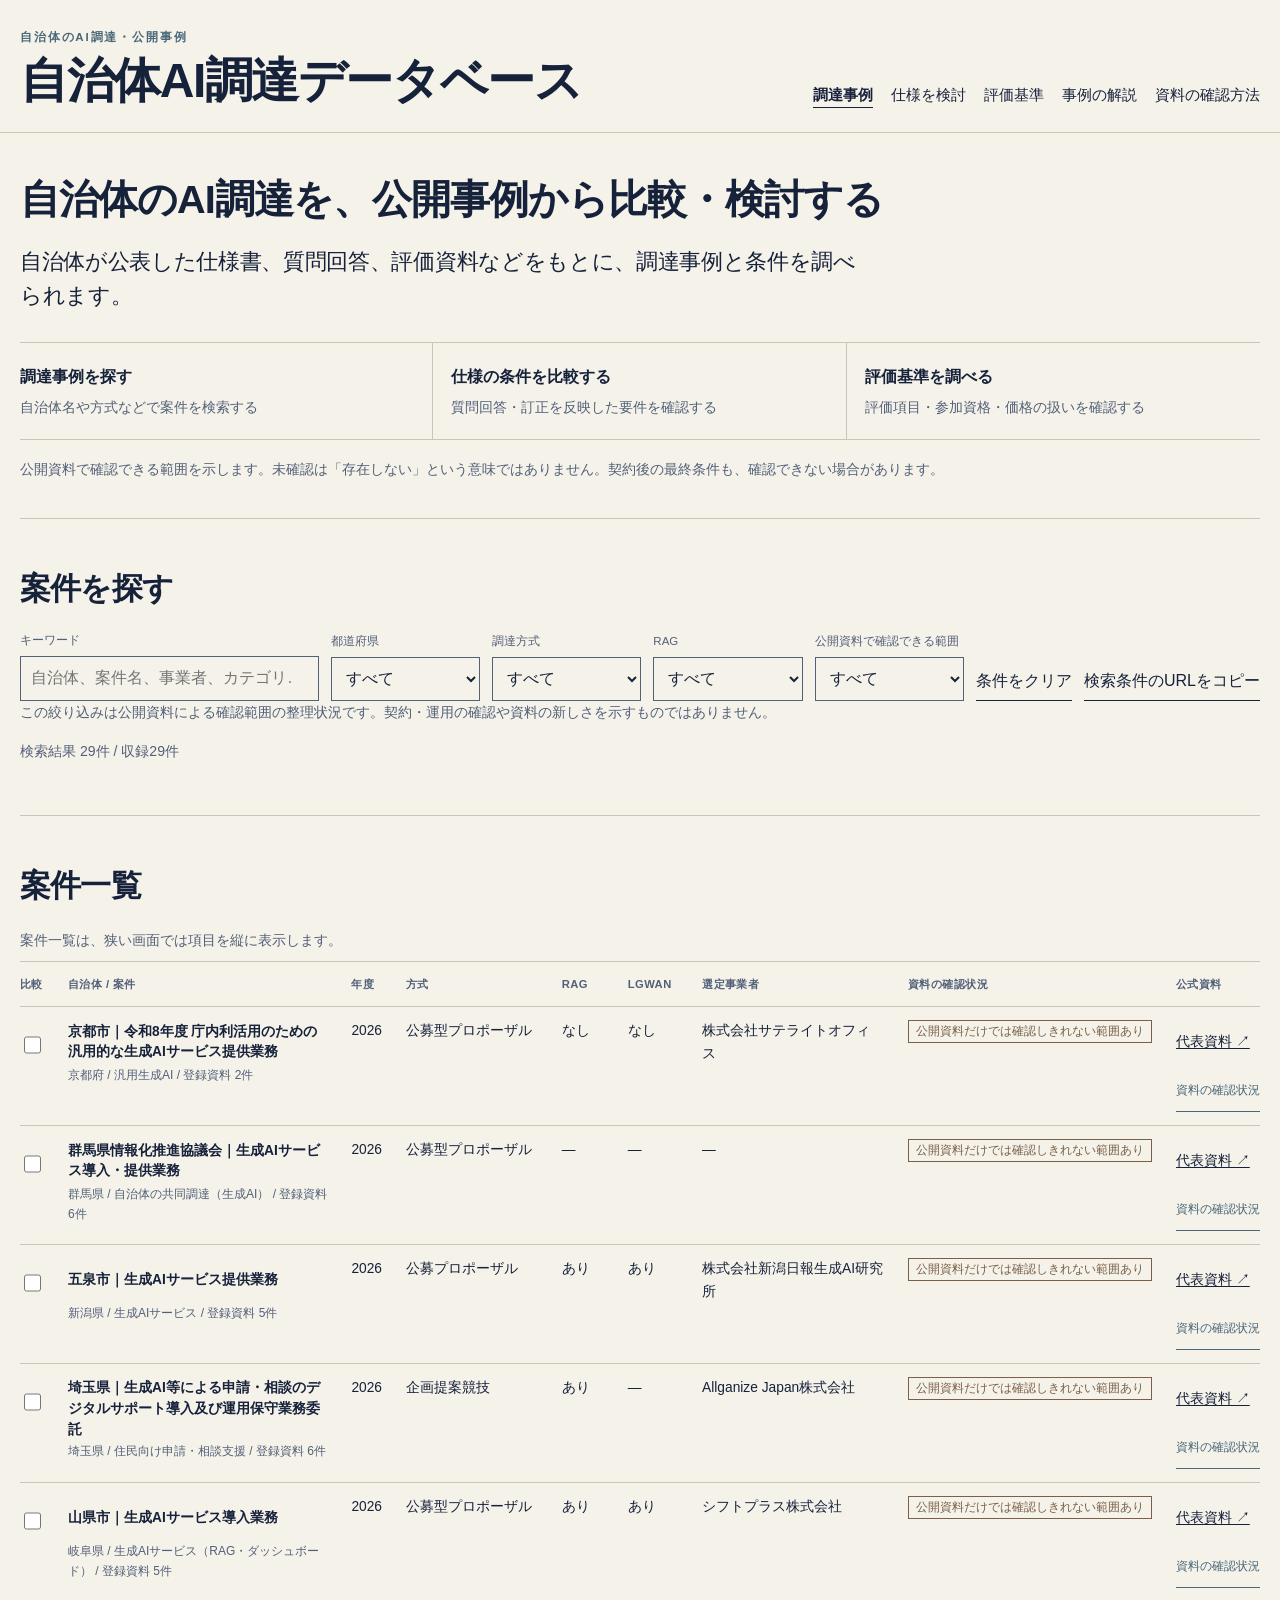
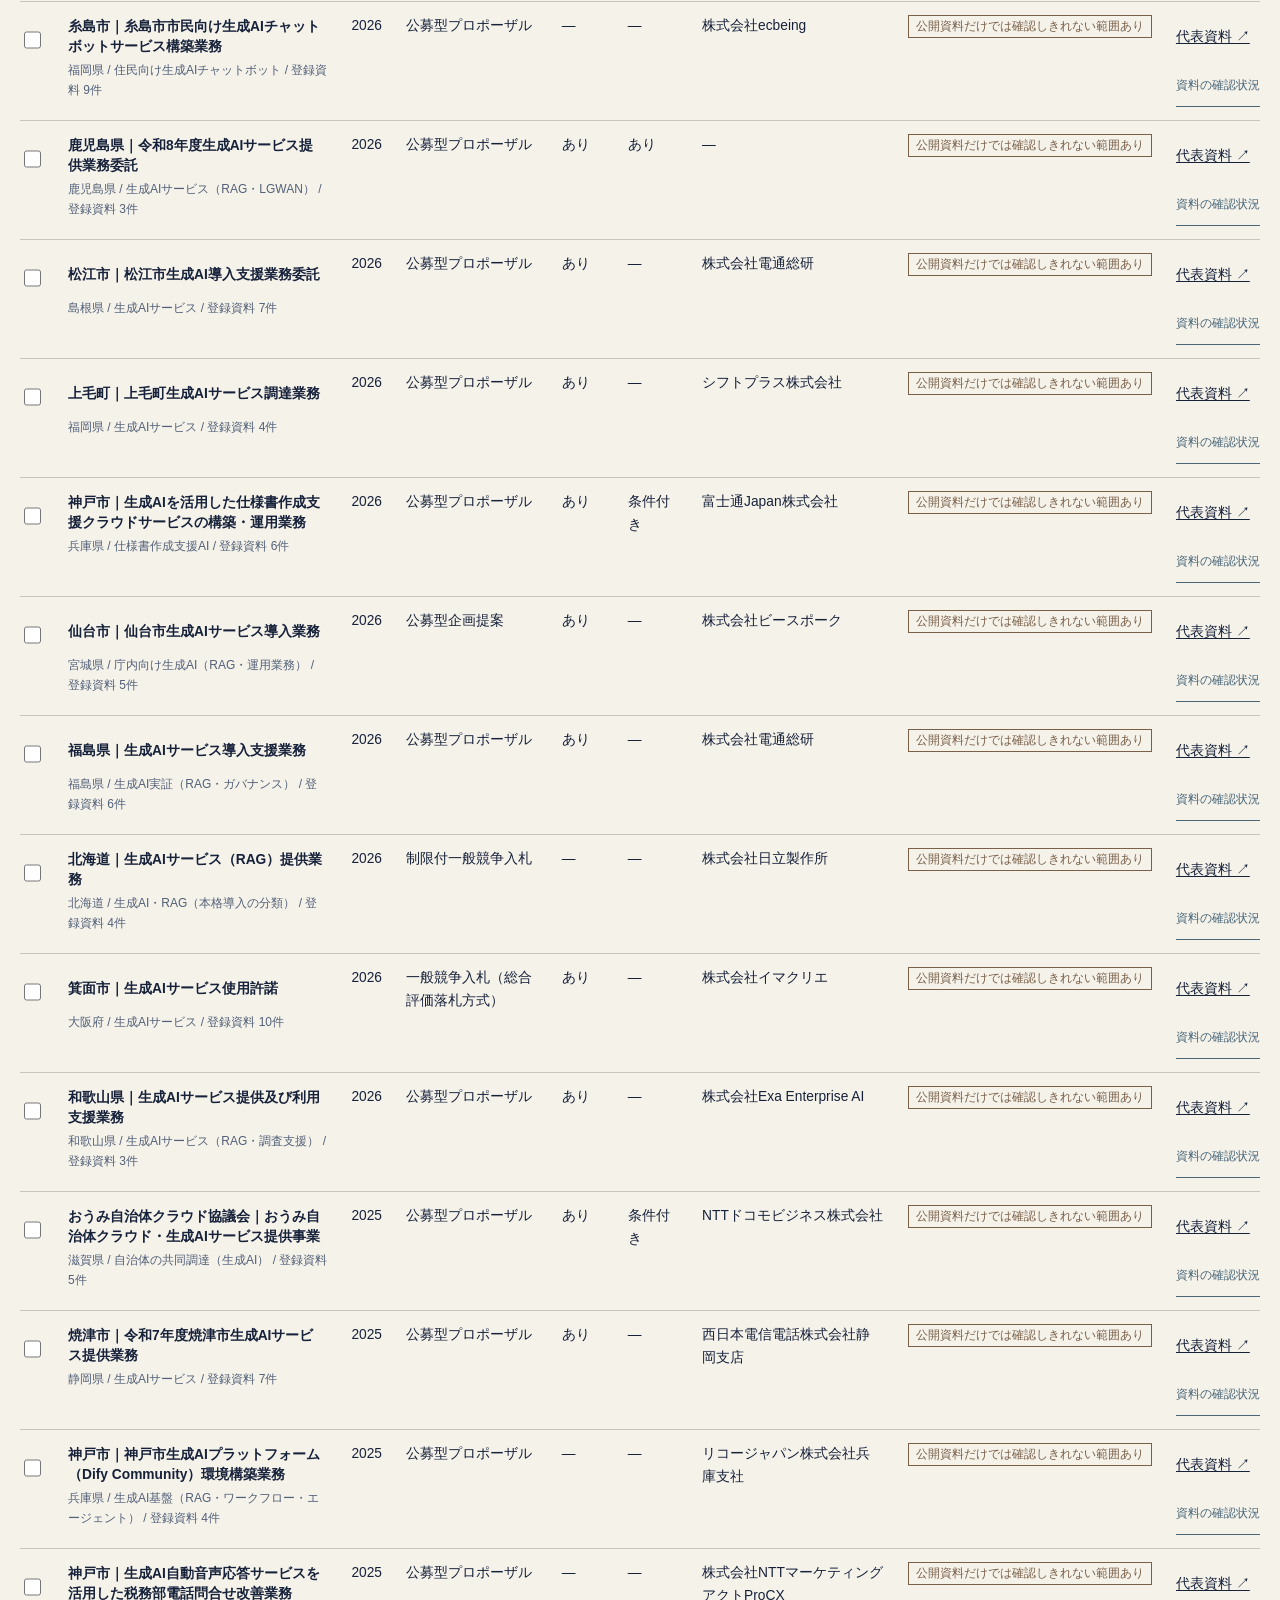
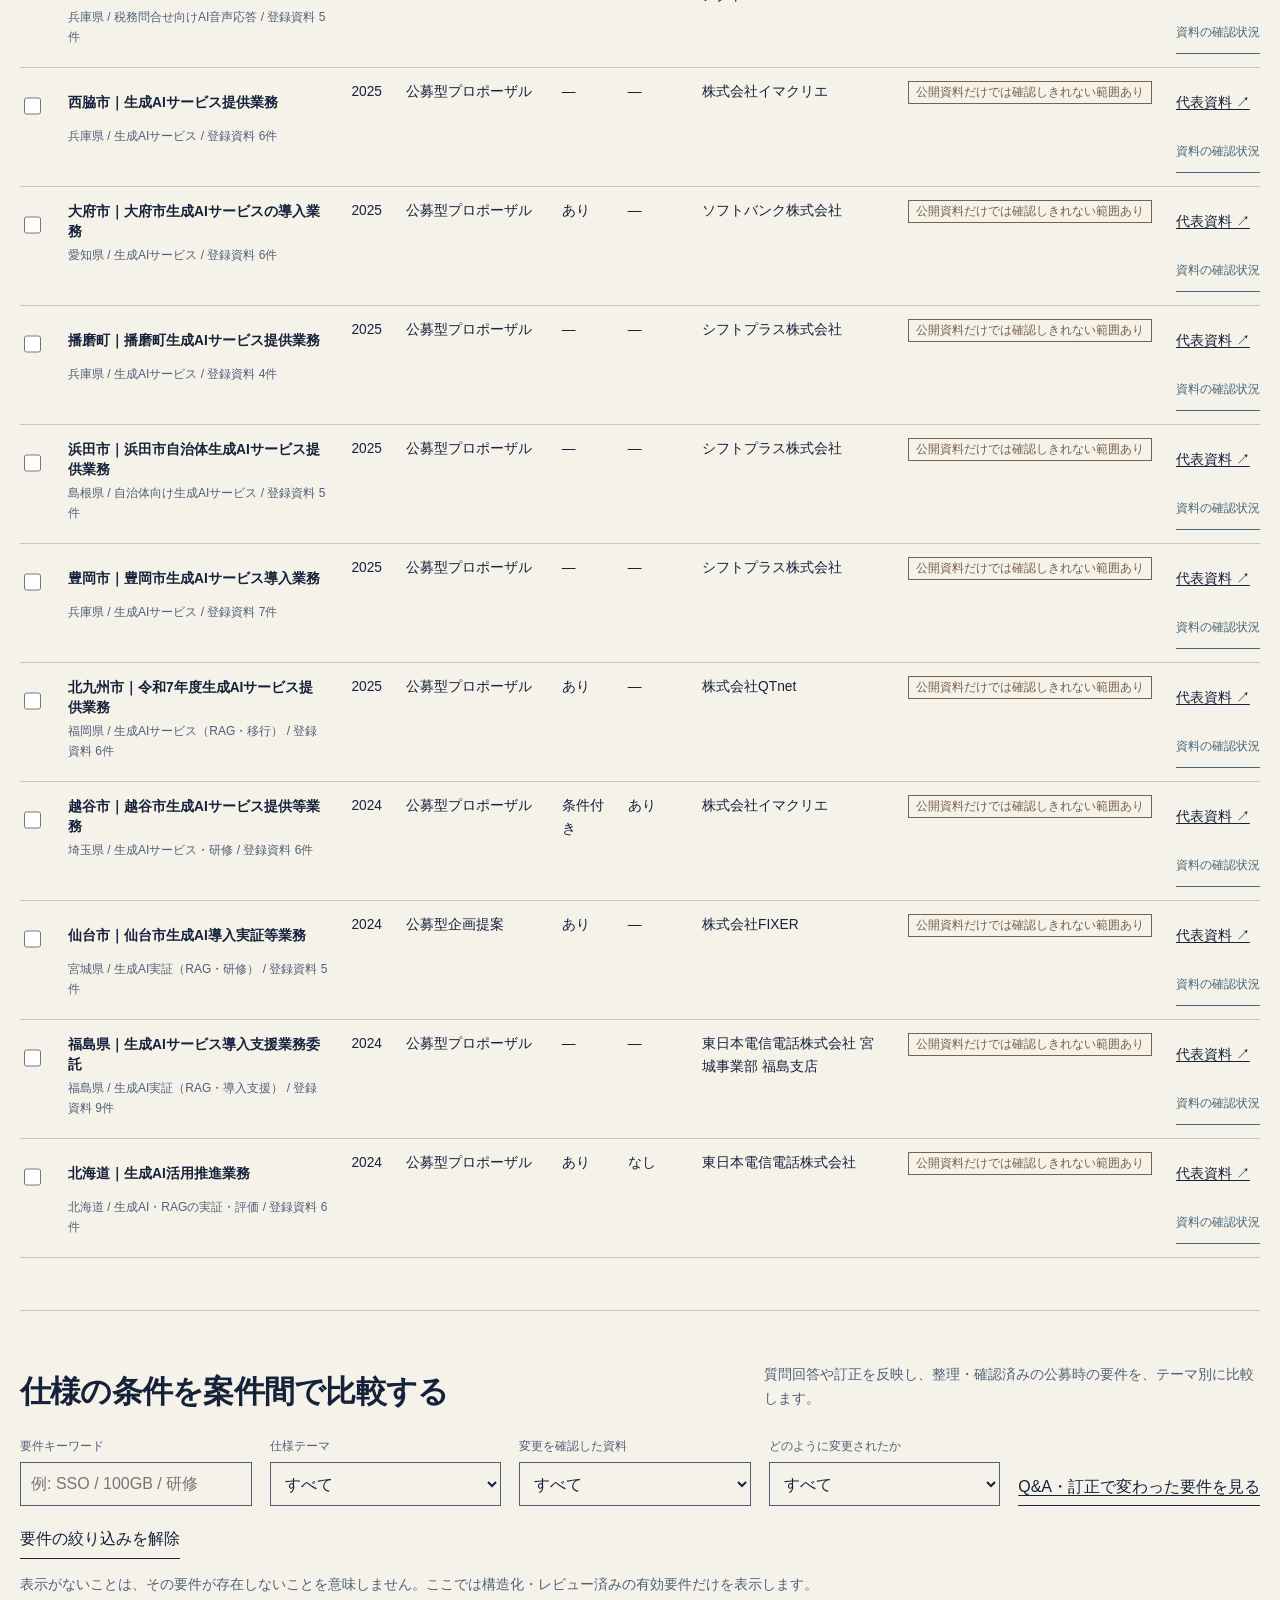
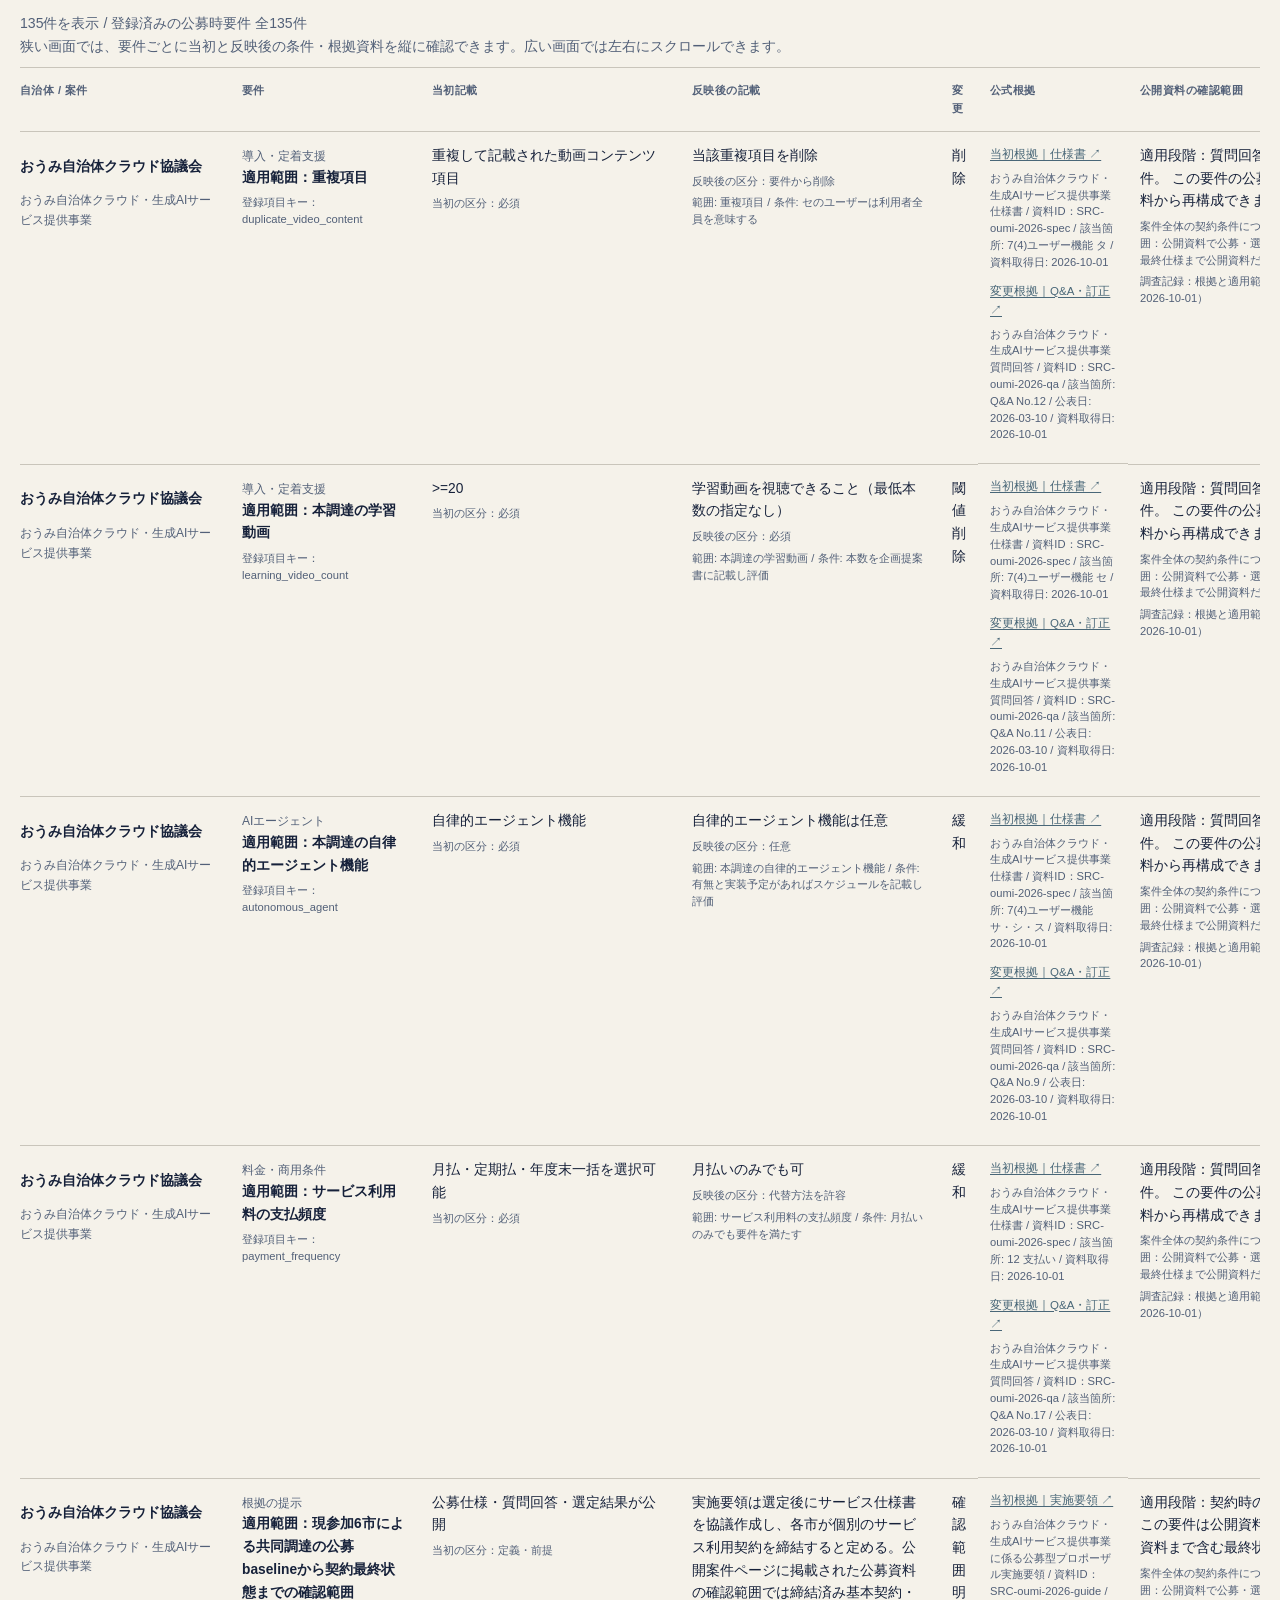
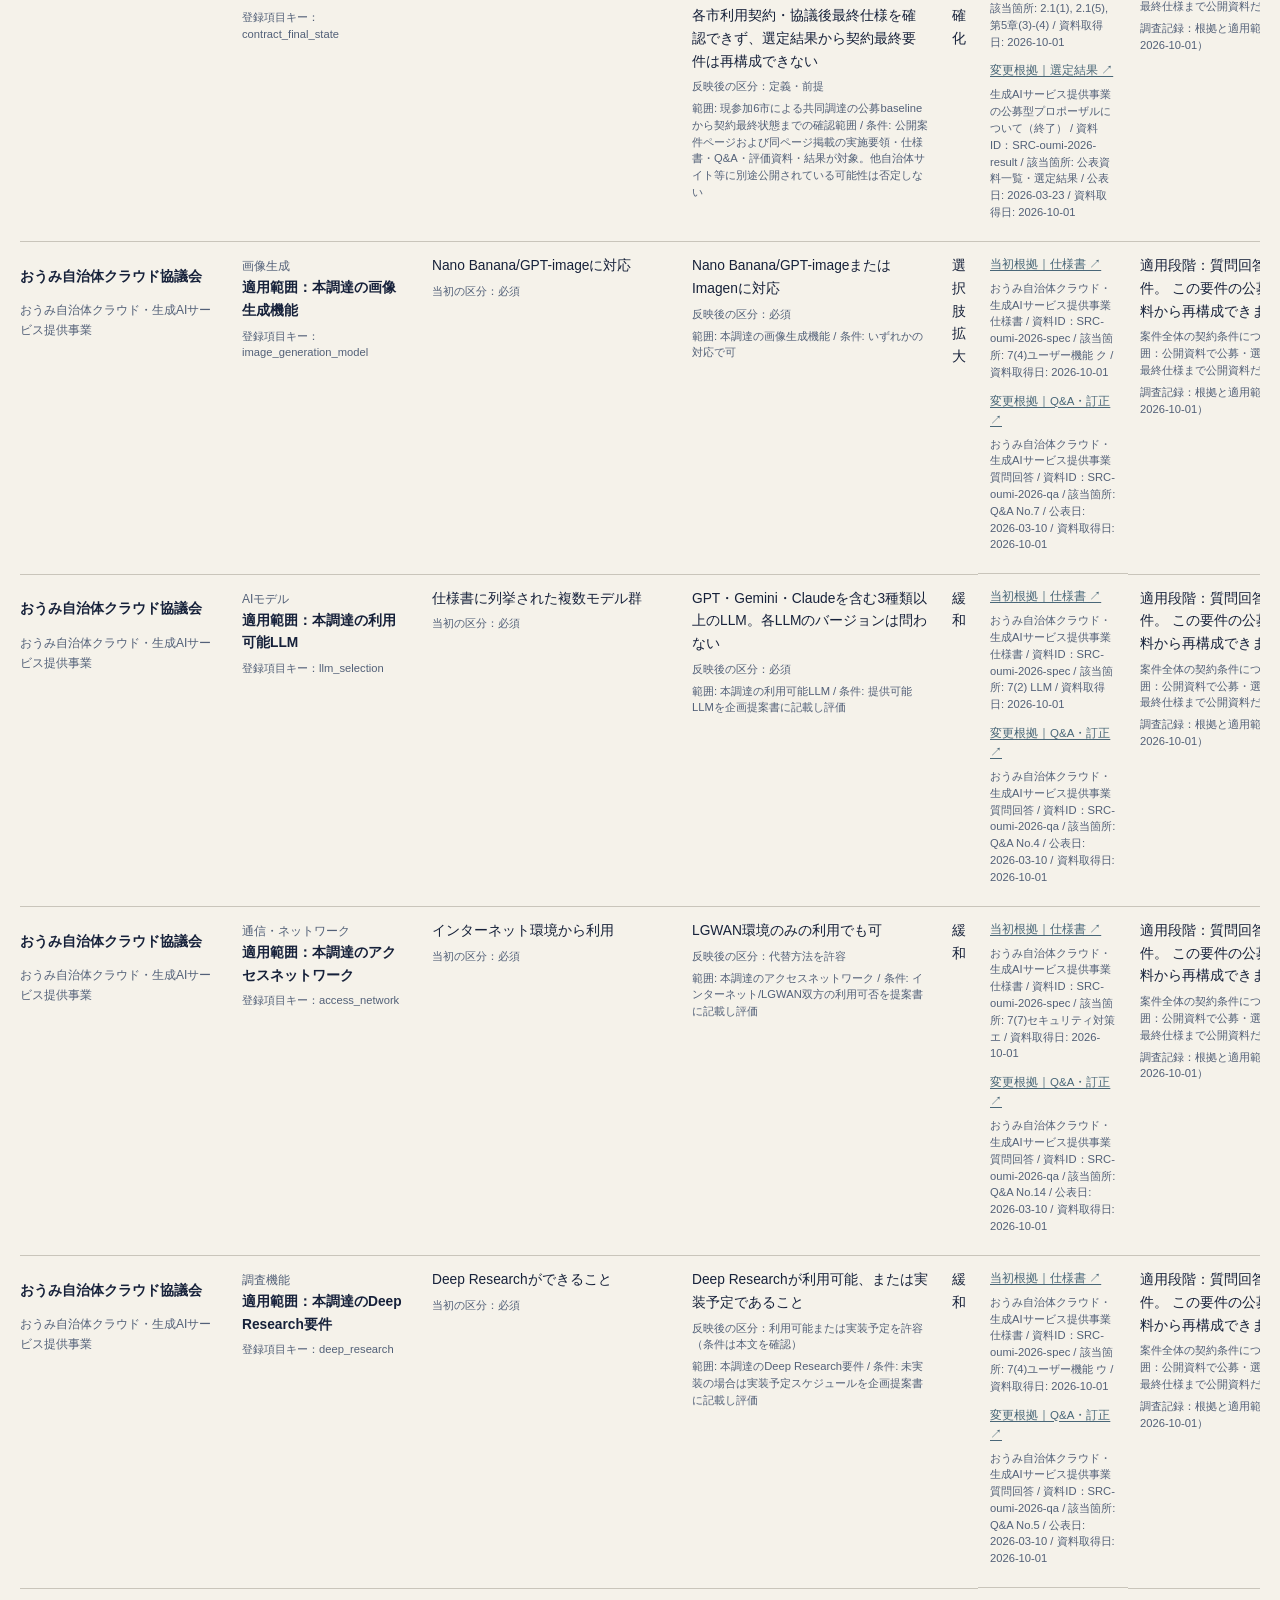
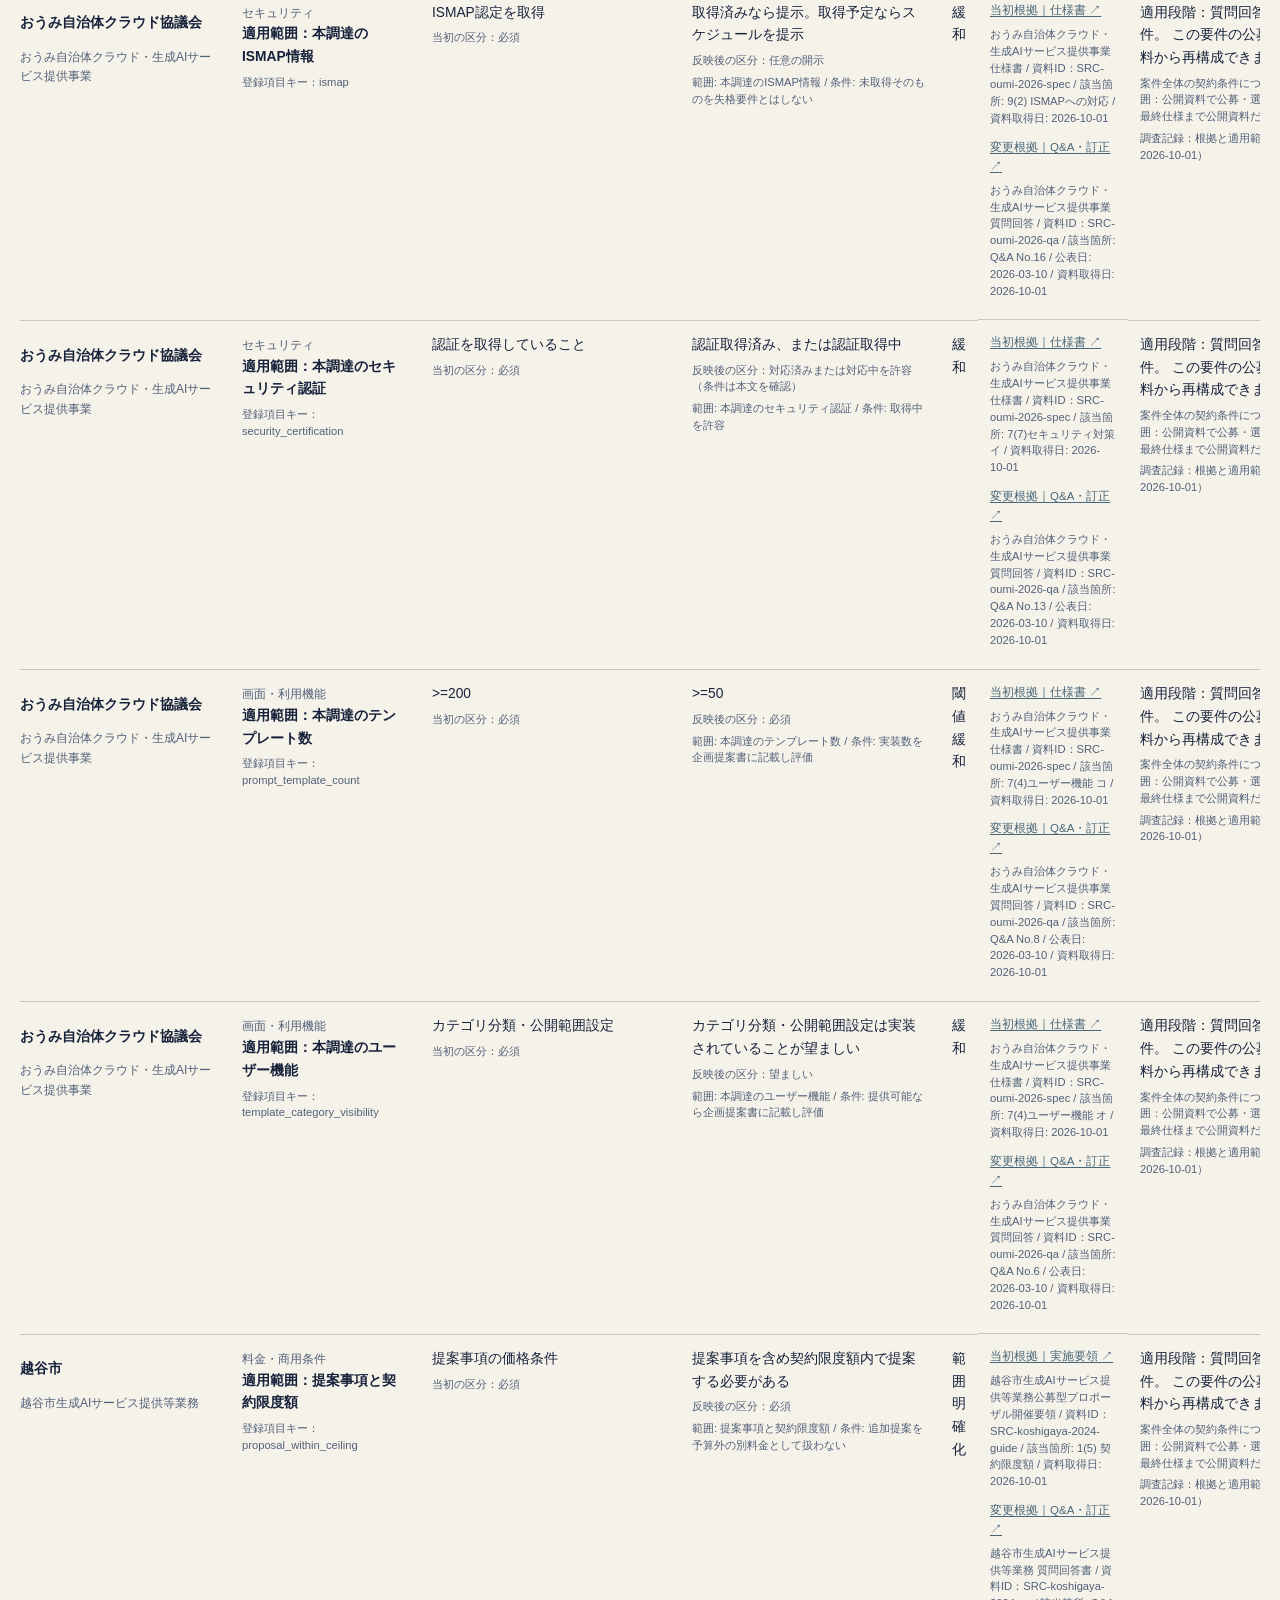
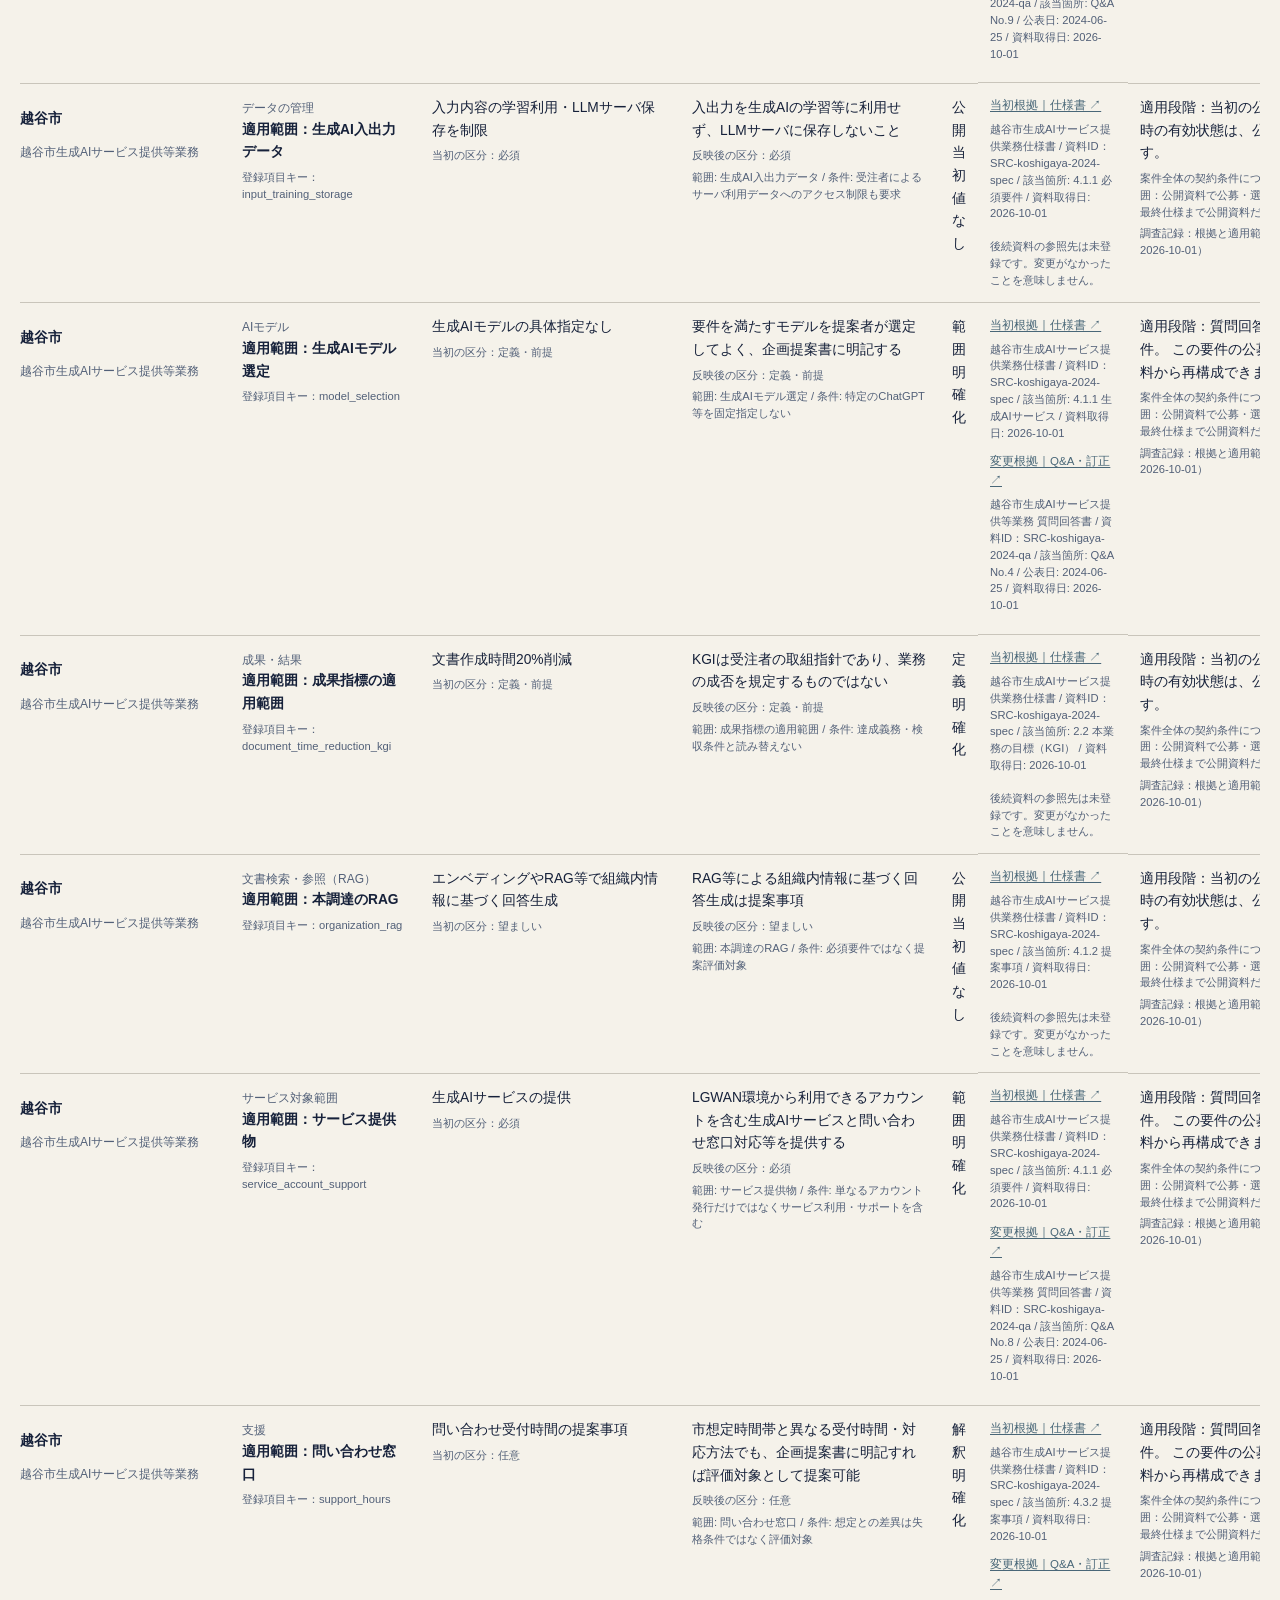
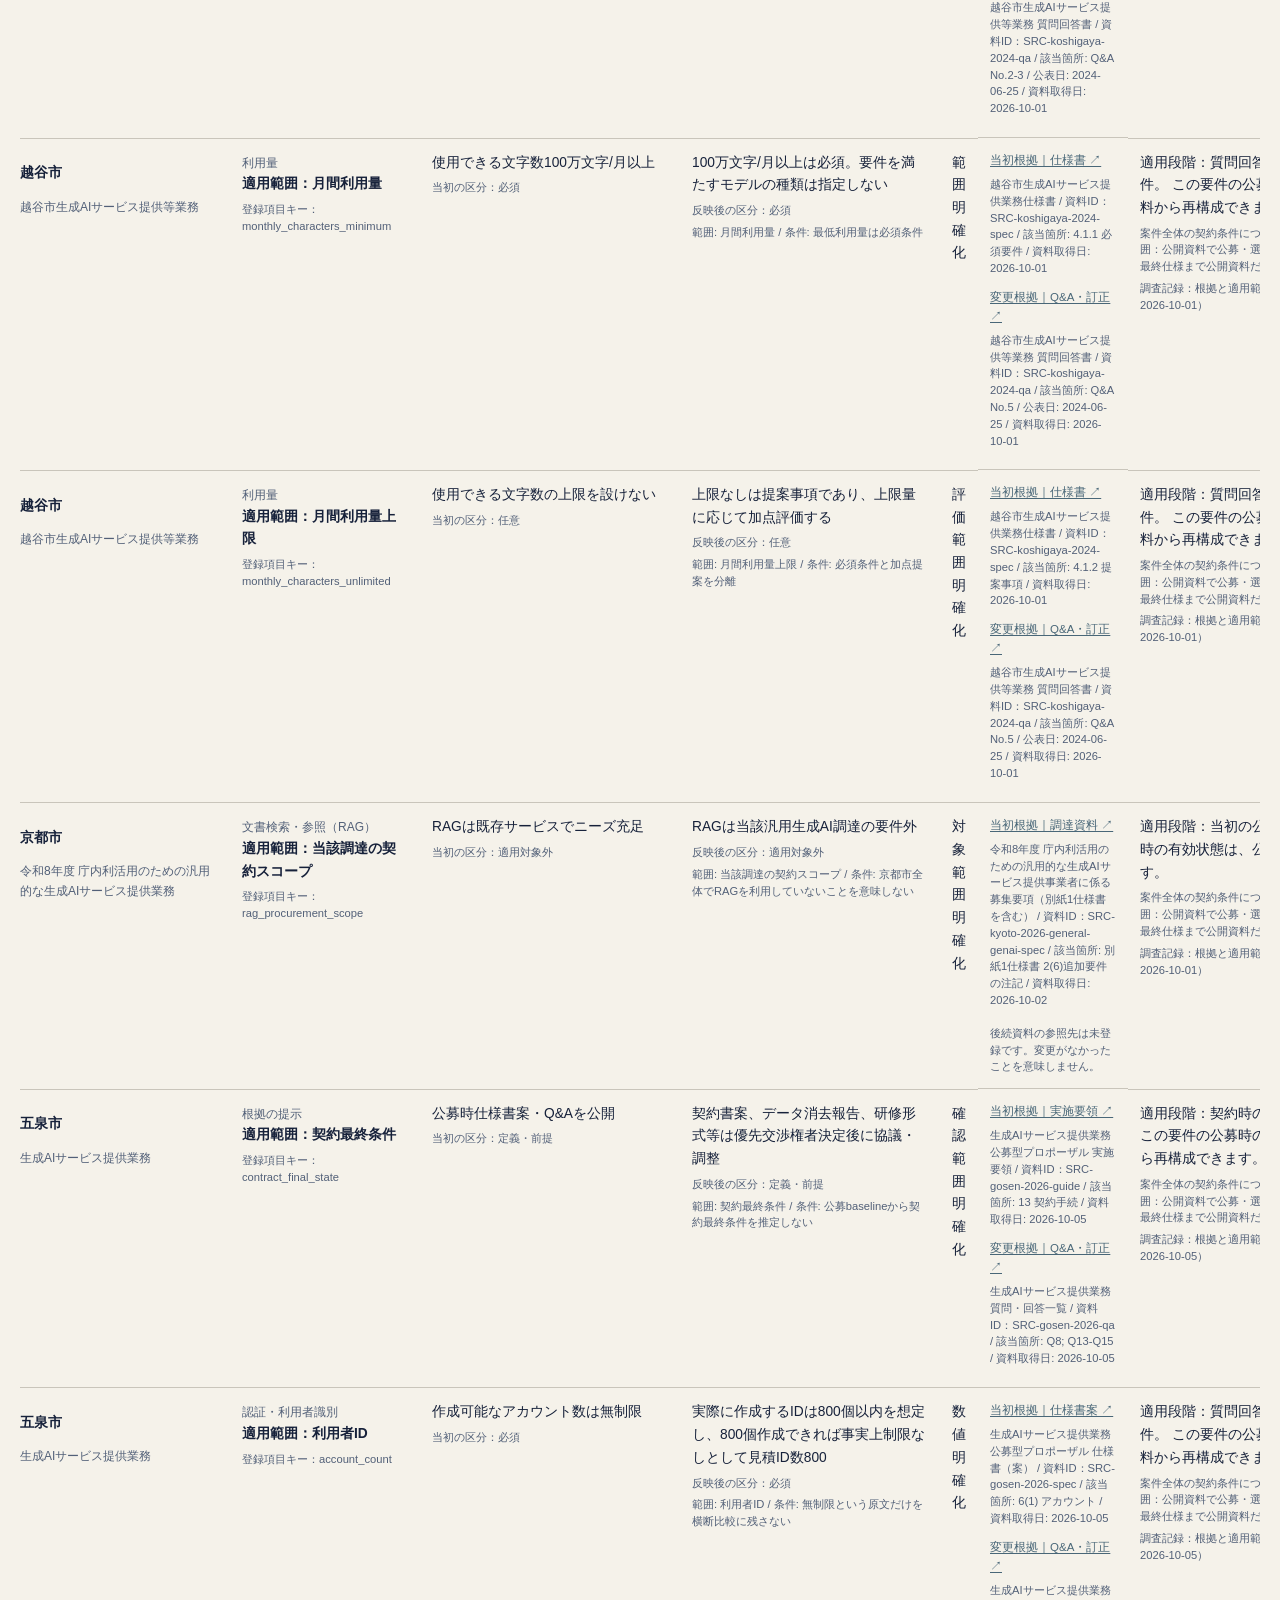
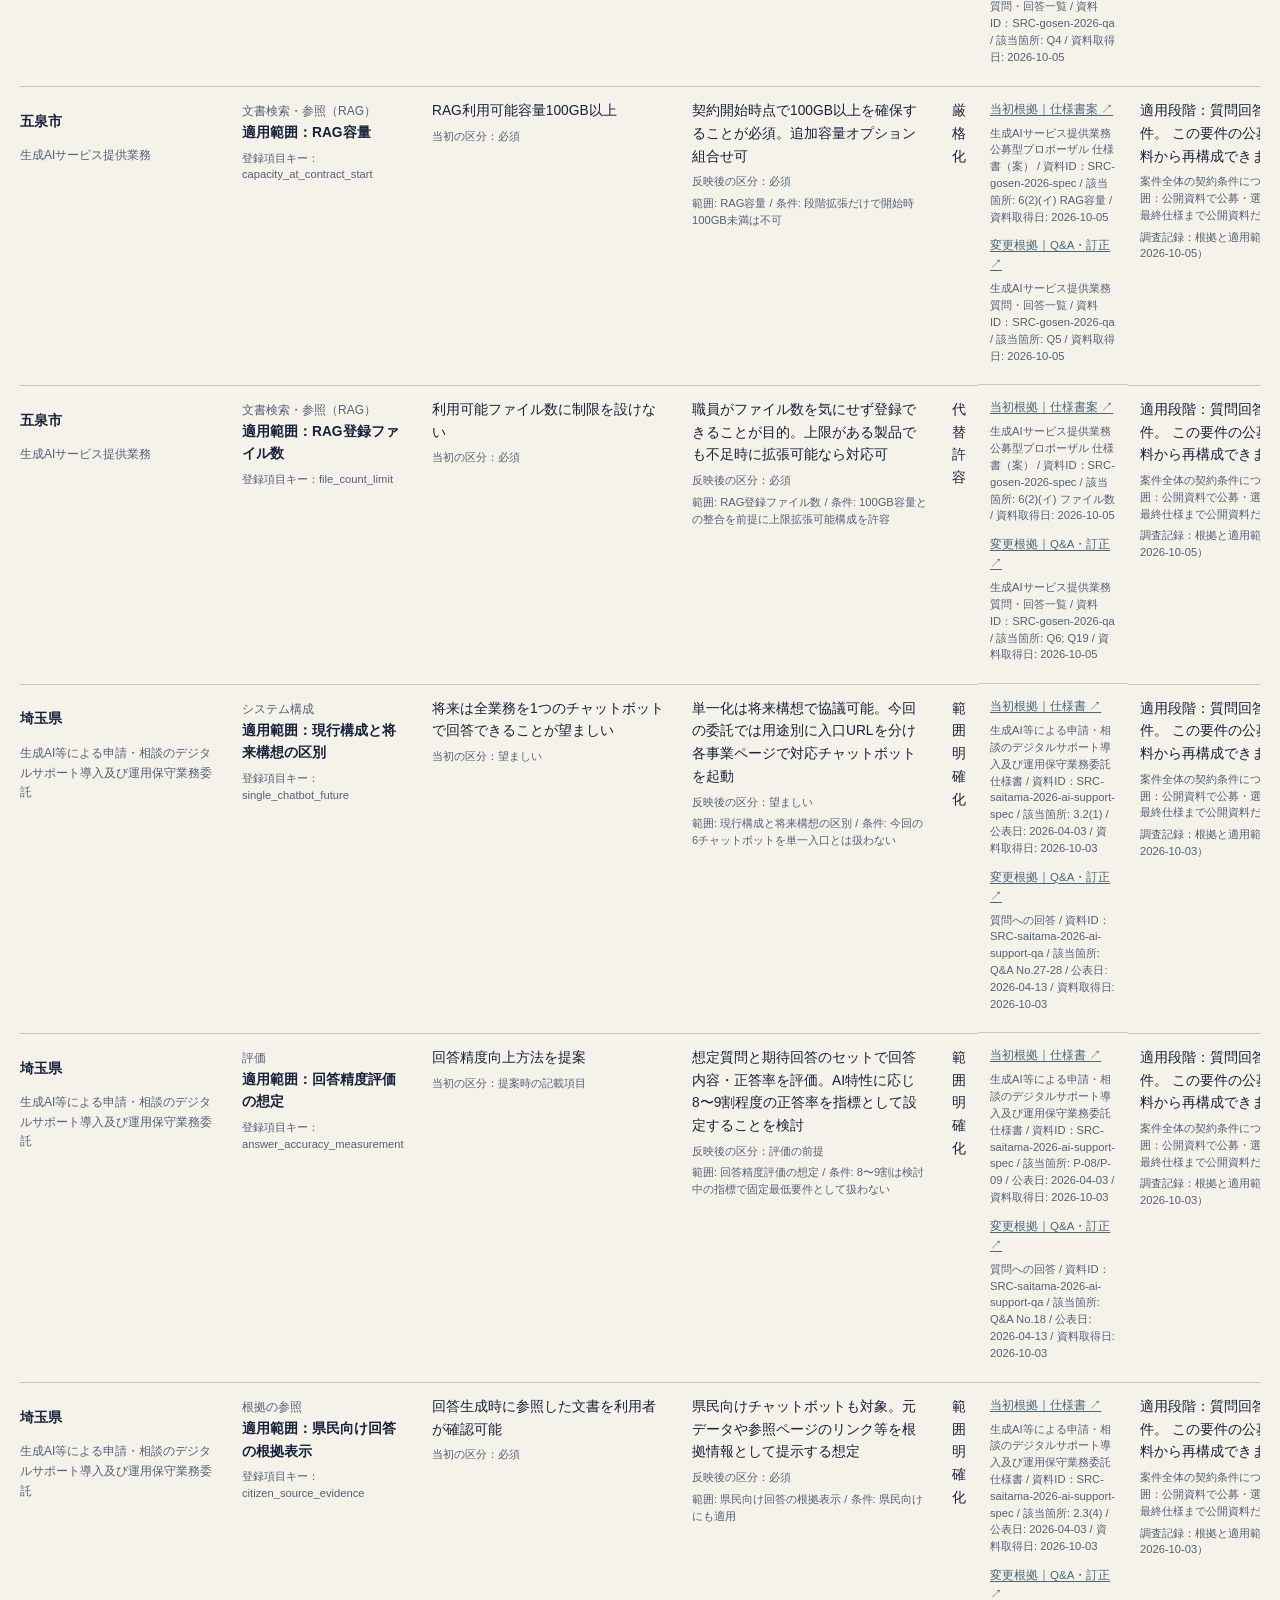
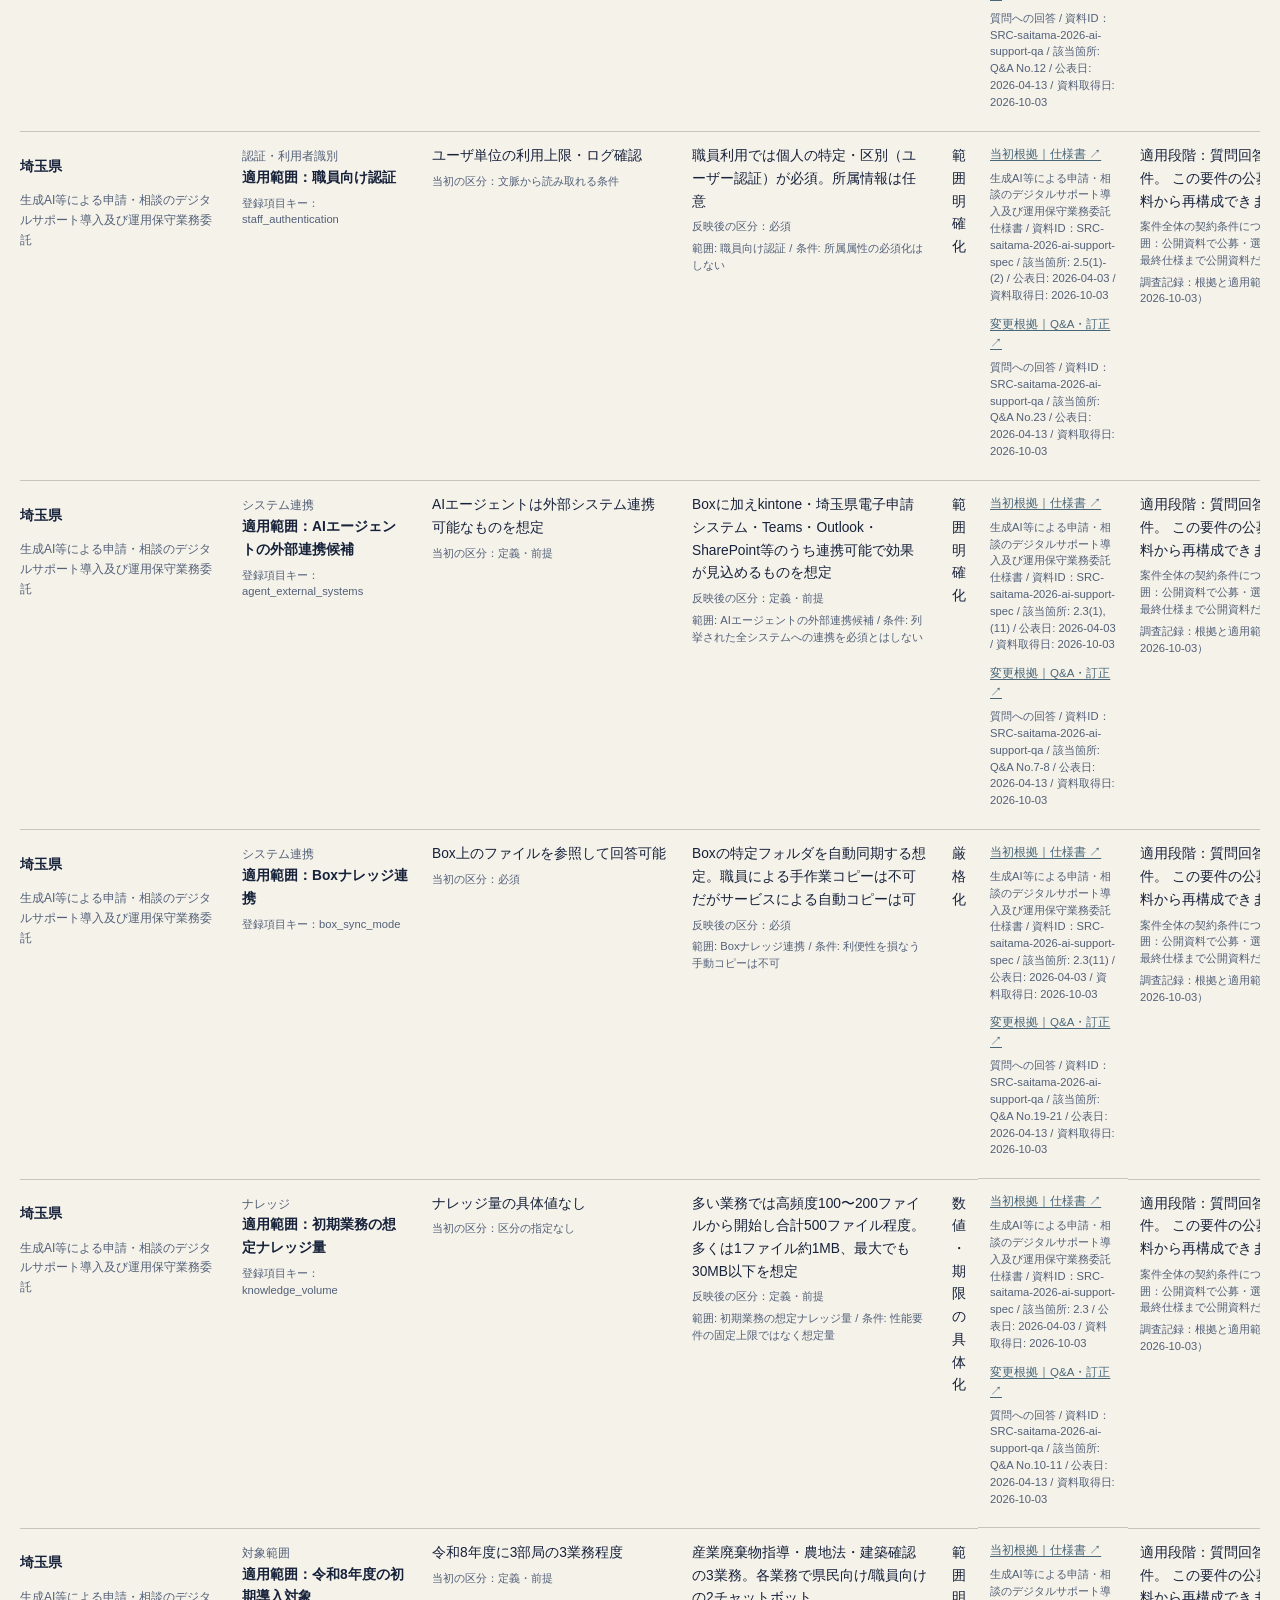
<file: index.html>
<!doctype html>
<html lang="ja">
<head>
  <meta charset="utf-8">
  <meta name="viewport" content="width=device-width, initial-scale=1">
  <meta name="description" content="自治体が公開したAI調達の仕様書、質問回答、評価資料をもとに、案件・仕様条件・評価基準を探して比較できます。">
  <meta name="google-site-verification" content="b9nfpuA9jwHYTec0Rx6jx1EAxkTrDSkCnbPI2Vc4df8" />
  <meta property="og:title" content="自治体AI調達データベース | Public Sector AI Procurement Japan">
  <meta property="og:description" content="自治体の公開資料から、AI調達の案件・公募時の仕様条件・評価基準を探して比較できます。契約後の最終条件とは限りません。">
  <meta property="og:type" content="website">
  <meta property="og:site_name" content="Public Sector AI Procurement Japan">
  <meta property="og:url" content="https://josh-temple.github.io/public-sector-ai-procurement-japan/">
  <meta name="twitter:card" content="summary">
  <link rel="canonical" href="https://josh-temple.github.io/public-sector-ai-procurement-japan/">
  <title>自治体AI調達データベース | Public Sector AI Procurement Japan</title>
  <link rel="stylesheet" href="./assets/site.css">
</head>
<body>
  <a class="skip-link" href="#main">本文へ移動</a>
  <header class="site-header">
    <div class="shell header-inner">
      <div>
        <p class="eyebrow">自治体のAI調達・公開事例</p>
        <h1>自治体AI調達データベース</h1>
      </div>
<nav class="site-nav" aria-label="主要ページ">
          <a href="./index.html#search-heading" aria-current="page">調達事例</a>
          <a href="./drafting.html">仕様を検討</a>
          <a href="./evaluation.html">評価基準</a>
          <a href="./insights.html">事例の解説</a>
          <a href="./methodology.html">資料の確認方法</a>
        </nav>
    </div>
  </header>

  <main id="main">
    <section class="hero shell">
      <h2 class="hero-title">自治体のAI調達を、公開事例から比較・検討する</h2>
      <p class="hero-copy">自治体が公表した仕様書、質問回答、評価資料などをもとに、調達事例と条件を調べられます。</p>
      <div class="primary-actions" aria-label="主な使い方">
        <a href="./index.html#search-heading"><strong>調達事例を探す</strong><span>自治体名や方式などで案件を検索する</span></a>
        <a href="./index.html#requirement-explorer"><strong>仕様の条件を比較する</strong><span>質問回答・訂正を反映した要件を確認する</span></a>
        <a href="./evaluation.html#evaluation-topics"><strong>評価基準を調べる</strong><span>評価項目・参加資格・価格の扱いを確認する</span></a>
      </div>
      <p class="scope-note">公開資料で確認できる範囲を示します。未確認は「存在しない」という意味ではありません。契約後の最終条件も、確認できない場合があります。</p>
    </section>

    <section class="controls shell" aria-labelledby="search-heading">
      <div class="section-heading">
        
        <h2 id="search-heading">案件を探す</h2>
      </div>
      <div class="filter-grid">
        <label class="wide">
          <span>キーワード</span>
          <input id="search" type="search" placeholder="自治体、案件名、事業者、カテゴリ…" autocomplete="off">
        </label>
        <label>
          <span>都道府県</span>
          <select id="prefecture"><option value="">すべて</option></select>
        </label>
        <label>
          <span>調達方式</span>
          <select id="method"><option value="">すべて</option></select>
        </label>
        <label>
          <span>RAG</span>
          <select id="rag">
            <option value="">すべて</option>
            <option value="true">要件あり</option>
            <option value="false">要件外 / 不要</option>
            <option value="soft">望ましい・任意等</option>
            <option value="unknown">未確認</option>
          </select>
        </label>
        <label>
          <span>公開資料で確認できる範囲</span>
          <select id="evidence">
            <option value="">すべて</option>
            <option value="assessed">確認範囲を評価済み</option>
            <option value="publicly_bounded">公開資料だけでは確認できない範囲あり</option>
            <option value="not_assessed">確認範囲は未評価</option>
          </select>
        </label>
        <button id="reset" class="text-button" type="button">条件をクリア</button>
        <button id="share-filter-url" class="text-button" type="button">検索条件のURLをコピー</button>
      </div>
      <p class="scope-note">この絞り込みは公開資料による確認範囲の整理状況です。契約・運用の確認や資料の新しさを示すものではありません。</p>
      <p id="result-count" class="result-count" aria-live="polite"></p>
      <p id="search-empty" class="scope-note" hidden>検索条件に一致する案件はありません。検索語を変えるか「条件をクリア」を押してください。未収録の案件が存在しないという意味ではありません。</p>
    </section>

    <section class="results shell" aria-labelledby="results-heading">
      <div class="section-heading">
        
        <h2 id="results-heading">案件一覧</h2>
      </div>
      <p class="scroll-hint">案件一覧は、狭い画面では項目を縦に表示します。</p>
      <div class="table-wrap" tabindex="0" aria-label="案件一覧。広い画面では横スクロールできます">
        <table class="case-table">
          <thead>
            <tr>
              <th scope="col">比較</th>
              <th scope="col">自治体 / 案件</th>
              <th scope="col">年度</th>
              <th scope="col">方式</th>
              <th scope="col">RAG</th>
              <th scope="col">LGWAN</th>
              <th scope="col">選定事業者</th>
              <th scope="col">資料の確認状況</th>
              <th scope="col">公式資料</th>
            </tr>
          </thead>
          <tbody id="case-rows"></tbody>
        </table>
      </div>
    </section>

    <section id="compare-section" class="compare shell" hidden aria-labelledby="compare-heading">
      <div class="section-heading inline-heading">
        <div>
          
          <h2 id="compare-heading">選択した案件を比較</h2>
        </div>
        <button id="clear-compare" class="text-button" type="button">比較を解除</button>
      </div>
      <div class="table-wrap" tabindex="0" role="region" aria-label="選択した2～3案件の比較。左右にスクロールできます">
        <table id="compare-table"></table>
      </div>
    </section>

    <section id="requirement-explorer" class="requirement-explorer shell" aria-labelledby="requirement-explorer-heading">
      <div class="section-heading split-heading">
        <div>
          
          <h2 id="requirement-explorer-heading">仕様の条件を案件間で比較する</h2>
        </div>
        <p class="section-lead">質問回答や訂正を反映し、整理・確認済みの公募時の要件を、テーマ別に比較します。</p>
      </div>
      <div class="requirement-toolbar">
        <label>
          <span>要件キーワード</span>
          <input id="requirement-query" type="search" placeholder="例: SSO / 100GB / 研修">
        </label>
        <label>
          <span>仕様テーマ</span>
          <select id="requirement-topic">
            <option value="">すべて</option>
            <option value="rag">RAG・ナレッジ</option>
            <option value="data-handling">データ学習・保持</option>
            <option value="network">ネットワーク / LGWAN</option>
            <option value="security">セキュリティ・ログ・保存先</option>
            <option value="model">モデル条件</option>
            <option value="accounts-usage">アカウント・利用量</option>
            <option value="files-capacity">ファイル・容量</option>
            <option value="support-training">支援・研修</option>
            <option value="authentication">認証・利用者識別</option>
            <option value="pricing-overage">料金・超過条件</option>
          </select>
        </label>
        <label>
          <span>変更を確認した資料</span>
          <select id="requirement-amended">
            <option value="">すべて</option>
            <option value="qa">Q&A・訂正による変更</option>
            <option value="other">その他の公式資料による変更</option>
          </select>
        </label>
        <label>
          <span>どのように変更されたか</span>
          <select id="requirement-change">
            <option value="">すべて</option>
          </select>
        </label>
        <a class="text-button requirement-qa-link" href="?amended=qa#requirement-explorer">Q&A・訂正で変わった要件を見る</a>
        <button id="reset-requirement" class="text-button" type="button">要件の絞り込みを解除</button>
      </div>
      <p class="scope-note">表示がないことは、その要件が存在しないことを意味しません。ここでは構造化・レビュー済みの有効要件だけを表示します。</p>
      <p id="requirement-result-count" class="result-count" aria-live="polite"></p>
      <p id="requirement-empty" class="scope-note" hidden>選択した条件に一致する登録済み要件はありません。要件の絞り込みを解除して確認できます。公式資料に要件がないことを意味しません。</p>
      <p class="scroll-hint">狭い画面では、要件ごとに当初と反映後の条件・根拠資料を縦に確認できます。広い画面では左右にスクロールできます。</p>
      <div class="table-wrap" tabindex="0" role="region" aria-label="仕様要件の比較。狭い画面では項目を縦に表示します">
        <table class="requirement-table" role="table">
          <thead>
            <tr>
              <th scope="col" role="columnheader" id="requirement-heading-0">自治体 / 案件</th>
              <th scope="col" role="columnheader" id="requirement-heading-1">要件</th>
              <th scope="col" role="columnheader" id="requirement-heading-2">当初記載</th>
              <th scope="col" role="columnheader" id="requirement-heading-3">反映後の記載</th>
              <th scope="col" role="columnheader" id="requirement-heading-4">変更</th>
              <th scope="col" role="columnheader" id="requirement-heading-5">公式根拠</th>
              <th scope="col" role="columnheader" id="requirement-heading-6">公開資料の確認範囲</th>
            </tr>
          </thead>
          <tbody id="requirement-rows" role="rowgroup"></tbody>
        </table>
      </div>
    </section>

    <section class="themes shell" aria-labelledby="themes-heading">
      <div class="section-heading split-heading">
        <div>
          
          <h2 id="themes-heading">調達条件のテーマから事例を探す</h2>
        </div>
        <p class="section-lead">「どの自治体が何を書いたか」から比較を始めます。</p>
      </div>
      <div class="theme-links">
        <button type="button" class="theme-link" data-theme-filter="rag"><span>01</span><strong>RAGを要求している案件</strong><small>検索拡張・庁内文書参照</small></button>
        <button type="button" class="theme-link" data-theme-filter="lgwan"><span>02</span><strong>LGWAN対応案件</strong><small>接続環境・閉域利用</small></button>
        <button type="button" class="theme-link" data-theme-filter="learning"><span>03</span><strong>学習利用を禁止する案件</strong><small>入力・出力データの扱い</small></button>
        <button type="button" class="theme-link" data-theme-filter="joint"><span>04</span><strong>共同調達を見る</strong><small>共通選定と個別契約</small></button>
        <button type="button" class="theme-link" data-theme-filter="evaluated"><span>05</span><strong>評価基準を確認できる案件</strong><small>価格以外に何を採点するか</small></button>
        <button type="button" class="theme-link" data-theme-filter="bounded"><span>06</span><strong>公開資料で確認できる範囲を見る</strong><small>公開資料でどこまで追えるか</small></button>
      </div>
    </section>

    <section class="highlights shell" aria-labelledby="highlights-heading">
      <div class="section-heading split-heading">
        <div>
          
          <h2 id="highlights-heading">実際の調達事例から確認できること</h2>
        </div>
        <p class="section-lead">単なる案件一覧では見えにくい、仕様・質疑・評価・契約構造の具体例です。</p>
      </div>
      <div id="research-highlights" class="highlight-list"></div>
      <p class="scope-note">
        <a href="./insights.html">5つの設計論点をまとめて読む →</a><br>
        <a href="./checklist.html">仕様検討チェックリスト（8つの問い） →</a><br>
        各項目は照合済みの調査記録に基づきます。該当する案件や資料の範囲を超えて一般化しません。
      </p>
    </section>

    <section class="insights shell" aria-labelledby="insights-heading">
      <div class="section-heading split-heading">
        <div>
          
          <h2 id="insights-heading">公開資料から分かる調達条件の違い</h2>
        </div>
        <p class="section-lead">要件の概要を登録した案件を対象に、収録データから集計しています。</p>
      </div>
      <div class="insight-grid">
        <article class="insight">
          <p class="insight-number"><span id="insight-rag">—</span><small id="insight-rag-denom"> / —</small></p>
          <h3>RAGを要求</h3>
          <p>庁内文書や既存データを検索・参照して回答する要件。</p>
          <button type="button" class="inline-action" data-theme-filter="rag">該当案件を見る →</button>
        </article>
        <article class="insight">
          <p class="insight-number"><span id="insight-learning">—</span><small id="insight-learning-denom"> / —</small></p>
          <h3>入力データの学習利用を禁止</h3>
          <p>入力・出力データをモデル学習に利用させない条件を明示。</p>
          <button type="button" class="inline-action" data-theme-filter="learning">該当案件を見る →</button>
        </article>
        <article class="insight">
          <p class="insight-number"><span id="insight-lgwan">—</span><small id="insight-lgwan-denom"> / —</small></p>
          <h3>LGWAN対応を要求</h3>
          <p>閉域ネットワーク側からの利用条件を明示している案件。</p>
          <button type="button" class="inline-action" data-theme-filter="lgwan">該当案件を見る →</button>
        </article>
        <article class="insight">
          <p class="insight-number"><span id="insight-bounded">—</span><small>件</small></p>
          <h3>契約後の最終仕様を公開資料だけでは確認しきれない</h3>
          <p>公募資料から契約最終状態までを完全には再構成できない案件。</p>
          <button type="button" class="inline-action" data-theme-filter="bounded">該当案件を見る →</button>
        </article>
      </div>
    </section>

    <section class="reading shell" aria-labelledby="reading-heading">
      <div class="section-heading">
        
        <h2 id="reading-heading">このデータの読み方</h2>
      </div>
      <div class="reading-grid">
        <div>
          <h3>選定 ≠ 契約 ≠ 稼働</h3>
          <p>受託候補者の選定、契約締結、サービス稼働は別々の証拠で確認します。</p>
        </div>
        <div>
          <h3>公募時の仕様と契約後の条件を区別</h3>
          <p>質問回答・訂正・契約協議で条件が変わり得るため、公募時仕様だけで最終状態を断定しません。</p>
        </div>
        <div>
          <h3>未確認 ≠ 存在しない</h3>
          <p>資料の確認状況が未整理の場合や空欄の場合でも、その情報が存在しないとは限りません。</p>
        </div>
      </div>
    </section>

    <section class="site-overview shell" aria-labelledby="overview-heading">
      <h2 id="overview-heading">収録内容</h2>
      <p class="scope-note">以下は調査対象の収録件数であり、全国の自治体を代表する件数ではありません。</p>
      <dl class="metrics" aria-label="データベース概要">
        <div><dt>案件</dt><dd id="metric-cases">—</dd></div>
        <div><dt>要件を比較できる案件</dt><dd id="metric-requirements">—</dd></div>
        <div><dt>資料の確認状況を整理した案件</dt><dd id="metric-audited">—</dd></div>
        <div><dt>一次資料</dt><dd id="metric-sources">—</dd></div>
      </dl>
      <p class="scope-note"><a href="./methodology.html">資料の確認範囲と調査方法を見る</a></p>
    </section>
  </main>

  <dialog id="case-dialog" class="case-dialog" aria-labelledby="case-dialog-title">
    <div class="dialog-shell case-dialog-shell">
      <div class="dialog-head">
        <div>
          
          <h2 id="case-dialog-title">案件詳細</h2>
        </div>
        <button id="close-case" class="dialog-close" type="button" aria-label="閉じる">×</button>
      </div>
      <p id="case-dialog-government" class="dialog-case"></p>
      <p id="case-dialog-purpose" class="case-purpose"></p>
      <dl id="case-dialog-facts" class="case-facts"></dl>

      <section class="detail-section case-highlights-section" aria-labelledby="detail-highlights-heading">
        
        <h3 id="detail-highlights-heading">この案件の注目点</h3>
        <div id="case-dialog-highlights" class="case-highlight-list"></div>
      </section>

      <section class="detail-section" aria-labelledby="detail-requirements-heading">
        
        <h3 id="detail-requirements-heading">この案件の主な仕様条件</h3>
        <p class="section-lead">仕様書のみ、または仕様書と質疑等を統合した比較用プロファイルです。当初記載からの変更は次の「当初記載と有効要件」で確認してください。</p>
        <div id="case-dialog-requirements" class="requirement-grid"></div>
      </section>

      <section class="detail-section" aria-labelledby="detail-effective-heading">
        
        <h3 id="detail-effective-heading">当初記載と有効要件</h3>
        <div id="case-dialog-effective" class="detail-list"></div>
      </section>

      <section class="detail-section" aria-labelledby="detail-evaluation-heading">
        
        <h3 id="detail-evaluation-heading">評価基準</h3>
        <div id="case-dialog-evaluation" class="detail-list"></div>
      </section>

      <section class="detail-section" aria-labelledby="detail-specialized-heading">
        
        <h3 id="detail-specialized-heading">業務特化型AIの要件</h3>
        <div id="case-dialog-specialized" class="detail-list"></div>
      </section>

      <section class="detail-section" aria-labelledby="detail-results-heading">
        
        <h3 id="detail-results-heading">公開された得点・入札結果</h3>
        <div id="case-dialog-results" class="detail-list"></div>
      </section>

      <section class="detail-section" aria-labelledby="detail-timeline-heading">
        
        <h3 id="detail-timeline-heading">公募とサービス期間</h3>
        <div id="case-dialog-timeline" class="detail-list"></div>
      </section>

      <div class="case-dialog-actions">
        <button id="case-dialog-evidence" class="text-button" type="button">資料の確認状況と根拠を見る</button>
        <a id="case-dialog-source" class="text-button" target="_blank" rel="noreferrer">代表する公式資料 ↗</a>
      </div>
      <p class="dialog-note">表示内容は公開資料を整理した登録データに基づきます。空欄や確認範囲の未評価は、資料や条件が存在しないことを意味しません。</p>
    </div>
  </dialog>

  <dialog id="evidence-dialog" class="evidence-dialog" aria-labelledby="evidence-dialog-title">
    <div class="dialog-shell">
      <div class="dialog-head">
        <div>
          
          <h2 id="evidence-dialog-title">根拠の確認範囲</h2>
        </div>
        <button id="close-evidence" class="dialog-close" type="button" aria-label="閉じる">×</button>
      </div>
      <p id="evidence-dialog-case" class="dialog-case"></p>
      <div id="evidence-dialog-summary" class="dialog-summary"></div>
      <div id="evidence-dialog-list" class="evidence-list"></div>
      <p id="evidence-dialog-note" class="dialog-note"></p>
    </div>
  </dialog>

  <footer class="site-footer">
    <div class="shell">
      <p>自治体が公表した資料を根拠に整理しています。データと調査方法はGitHubで公開しています。</p>
    </div>
  <nav class="site-footer-links shell" aria-label="関連ページ">
  <a href="./index.html">サイトトップ</a>
  <a href="./checklist.html">仕様検討のチェックリスト</a>
  <a href="./case-study.html">個人研究の事例</a>
  <a href="https://github.com/Josh-Temple/public-sector-ai-procurement-japan">データと調査記録（GitHub）</a>
</nav>
</footer>

  <script src="./assets/procurement-copy.js" defer></script>
  <script src="./assets/app.js" defer></script>
</body>
</html>
</file>
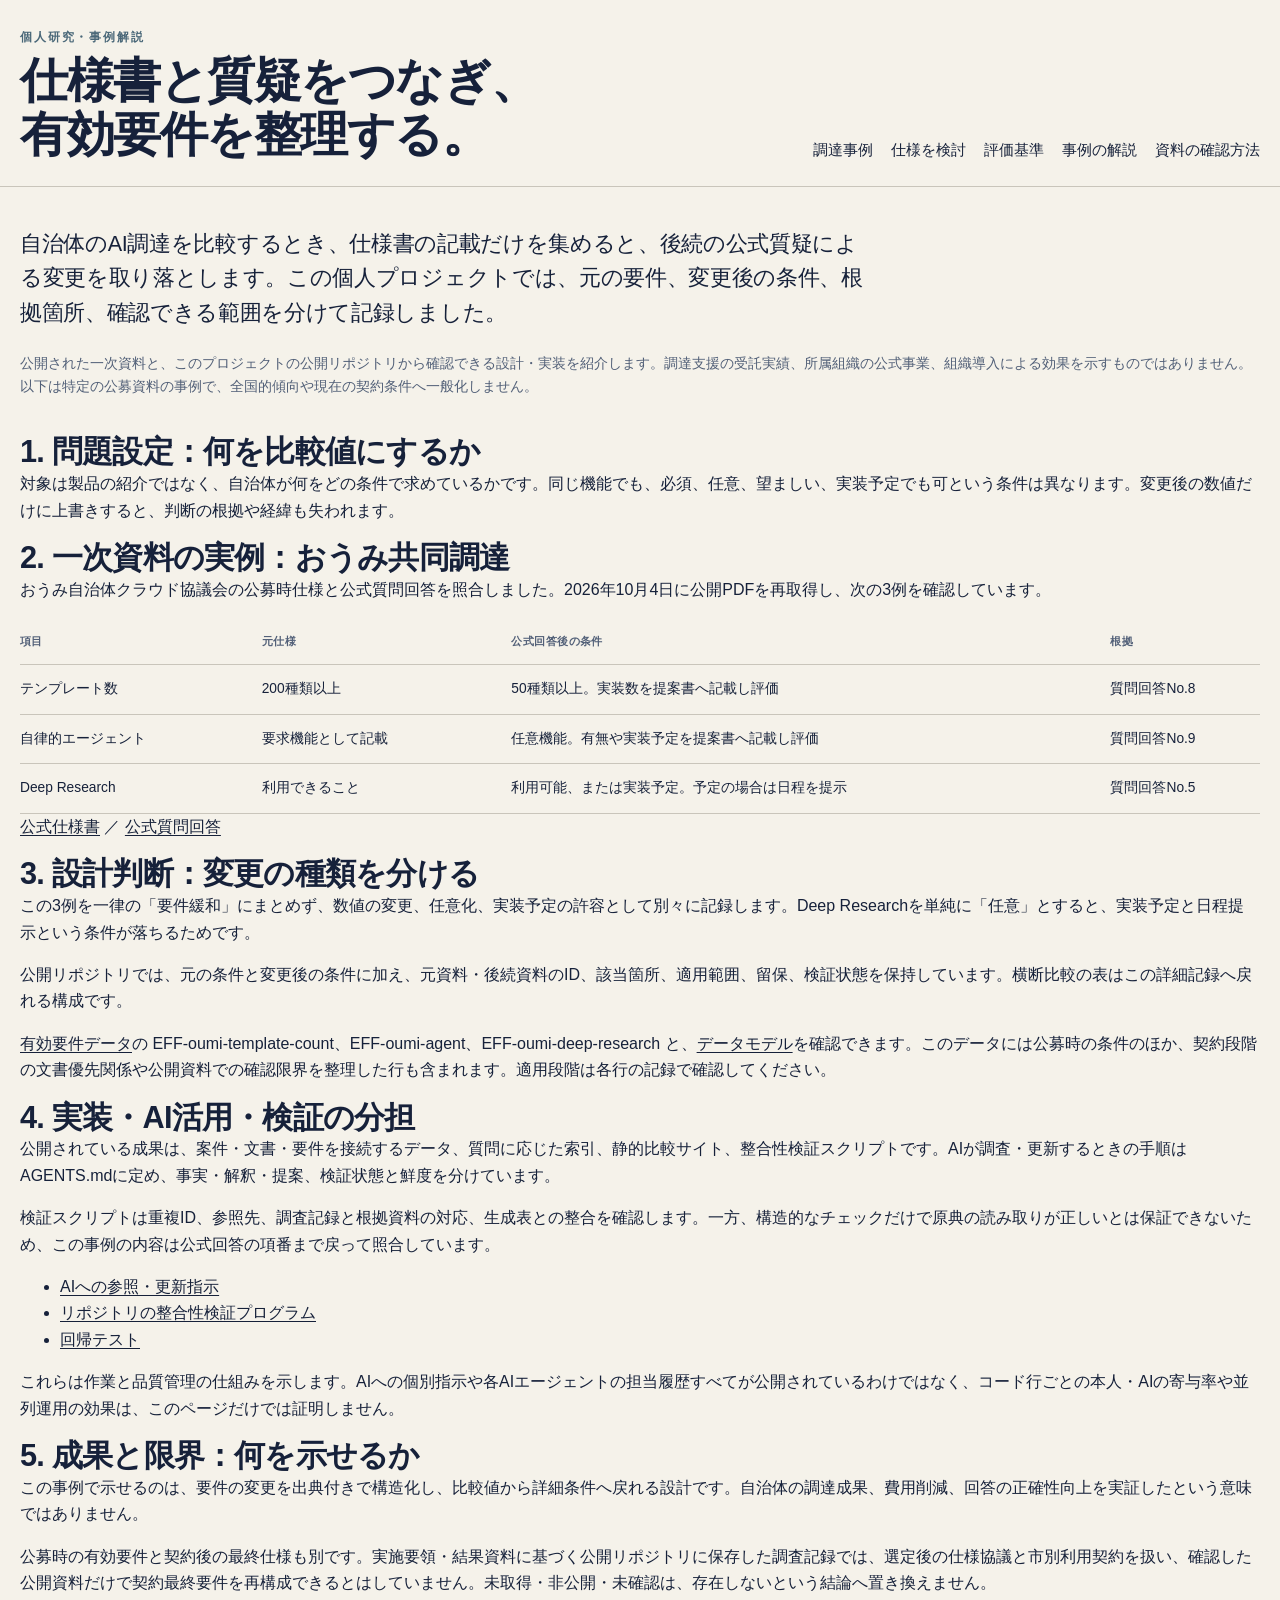
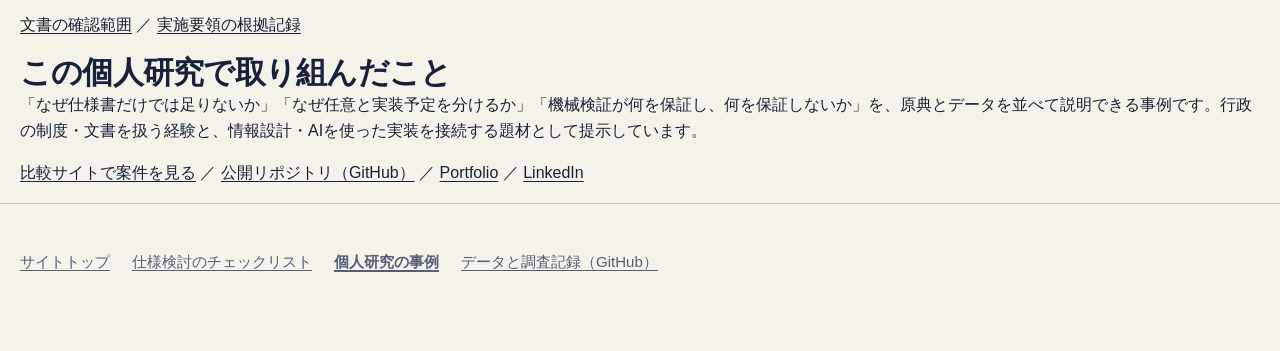
<file: case-study.html>
<!doctype html>
<html lang="ja"><head><meta charset="utf-8"><meta name="viewport" content="width=device-width, initial-scale=1">
<title>仕様書と質疑をつなぎ、有効要件を整理する | ケーススタディ</title>
<meta name="description" content="公共AI調達の個人研究で、一次資料の調査、要件変更の構造化、検証と公開範囲の設計をどう実装したか。">
<link rel="canonical" href="https://josh-temple.github.io/public-sector-ai-procurement-japan/case-study.html"><meta property="og:url" content="https://josh-temple.github.io/public-sector-ai-procurement-japan/case-study.html">
<link rel="stylesheet" href="./assets/site.css"></head><body>
<a class="skip-link" href="#main">本文へ移動</a>
<header class="site-header"><div class="shell header-inner"><div><p class="eyebrow">個人研究・事例解説</p><h1>仕様書と質疑をつなぎ、<br>有効要件を整理する。</h1></div>
<nav class="site-nav" aria-label="主要ページ">
          <a href="./index.html#search-heading">調達事例</a>
          <a href="./drafting.html">仕様を検討</a>
          <a href="./evaluation.html">評価基準</a>
          <a href="./insights.html">事例の解説</a>
          <a href="./methodology.html">資料の確認方法</a>
        </nav></div></header>
<main id="main"><section class="hero shell"><p class="hero-copy">自治体のAI調達を比較するとき、仕様書の記載だけを集めると、後続の公式質疑による変更を取り落とします。この個人プロジェクトでは、元の要件、変更後の条件、根拠箇所、確認できる範囲を分けて記録しました。</p>
<p class="scope-note">公開された一次資料と、このプロジェクトの公開リポジトリから確認できる設計・実装を紹介します。調達支援の受託実績、所属組織の公式事業、組織導入による効果を示すものではありません。以下は特定の公募資料の事例で、全国的傾向や現在の契約条件へ一般化しません。</p></section>
<section class="shell"><h2>1. 問題設定：何を比較値にするか</h2><p>対象は製品の紹介ではなく、自治体が何をどの条件で求めているかです。同じ機能でも、必須、任意、望ましい、実装予定でも可という条件は異なります。変更後の数値だけに上書きすると、判断の根拠や経緯も失われます。</p>
<h2>2. 一次資料の実例：おうみ共同調達</h2><p>おうみ自治体クラウド協議会の公募時仕様と公式質問回答を照合しました。2026年10月4日に公開PDFを再取得し、次の3例を確認しています。</p>
<table><thead><tr><th>項目</th><th>元仕様</th><th>公式回答後の条件</th><th>根拠</th></tr></thead><tbody>
<tr><td>テンプレート数</td><td>200種類以上</td><td>50種類以上。実装数を提案書へ記載し評価</td><td>質問回答No.8</td></tr>
<tr><td>自律的エージェント</td><td>要求機能として記載</td><td>任意機能。有無や実装予定を提案書へ記載し評価</td><td>質問回答No.9</td></tr>
<tr><td>Deep Research</td><td>利用できること</td><td>利用可能、または実装予定。予定の場合は日程を提示</td><td>質問回答No.5</td></tr>
</tbody></table><p><a href="https://www.city.omihachiman.lg.jp/material/files/group/115/AI_Shiyousyo2.pdf">公式仕様書</a> ／ <a href="https://www.city.omihachiman.lg.jp/material/files/group/115/AI_kaitou.pdf">公式質問回答</a></p>
<h2>3. 設計判断：変更の種類を分ける</h2><p>この3例を一律の「要件緩和」にまとめず、数値の変更、任意化、実装予定の許容として別々に記録します。Deep Researchを単純に「任意」とすると、実装予定と日程提示という条件が落ちるためです。</p>
<p>公開リポジトリでは、元の条件と変更後の条件に加え、元資料・後続資料のID、該当箇所、適用範囲、留保、検証状態を保持しています。横断比較の表はこの詳細記録へ戻れる構成です。</p>
<p><a href="https://github.com/Josh-Temple/public-sector-ai-procurement-japan/blob/main/data/effective_requirements.csv">有効要件データ</a>の EFF-oumi-template-count、EFF-oumi-agent、EFF-oumi-deep-research と、<a href="https://github.com/Josh-Temple/public-sector-ai-procurement-japan/blob/main/docs/DATA_MODEL.md">データモデル</a>を確認できます。このデータには公募時の条件のほか、契約段階の文書優先関係や公開資料での確認限界を整理した行も含まれます。適用段階は各行の記録で確認してください。</p>
<h2>4. 実装・AI活用・検証の分担</h2><p>公開されている成果は、案件・文書・要件を接続するデータ、質問に応じた索引、静的比較サイト、整合性検証スクリプトです。AIが調査・更新するときの手順はAGENTS.mdに定め、事実・解釈・提案、検証状態と鮮度を分けています。</p>
<p>検証スクリプトは重複ID、参照先、調査記録と根拠資料の対応、生成表との整合を確認します。一方、構造的なチェックだけで原典の読み取りが正しいとは保証できないため、この事例の内容は公式回答の項番まで戻って照合しています。</p>
<ul><li><a href="https://github.com/Josh-Temple/public-sector-ai-procurement-japan/blob/main/AGENTS.md">AIへの参照・更新指示</a></li>
<li><a href="https://github.com/Josh-Temple/public-sector-ai-procurement-japan/blob/main/scripts/validate_repository.py">リポジトリの整合性検証プログラム</a></li>
<li><a href="https://github.com/Josh-Temple/public-sector-ai-procurement-japan/tree/main/tests">回帰テスト</a></li></ul>
<p>これらは作業と品質管理の仕組みを示します。AIへの個別指示や各AIエージェントの担当履歴すべてが公開されているわけではなく、コード行ごとの本人・AIの寄与率や並列運用の効果は、このページだけでは証明しません。</p>
<h2>5. 成果と限界：何を示せるか</h2><p>この事例で示せるのは、要件の変更を出典付きで構造化し、比較値から詳細条件へ戻れる設計です。自治体の調達成果、費用削減、回答の正確性向上を実証したという意味ではありません。</p>
<p>公募時の有効要件と契約後の最終仕様も別です。実施要領・結果資料に基づく公開リポジトリに保存した調査記録では、選定後の仕様協議と市別利用契約を扱い、確認した公開資料だけで契約最終要件を再構成できるとはしていません。未取得・非公開・未確認は、存在しないという結論へ置き換えません。</p>
<p><a href="https://github.com/Josh-Temple/public-sector-ai-procurement-japan/blob/main/data/review_coverage.csv">文書の確認範囲</a> ／ <a href="https://github.com/Josh-Temple/public-sector-ai-procurement-japan/blob/main/sources/SRC-oumi-2026-guide.md">実施要領の根拠記録</a></p>
<h2>この個人研究で取り組んだこと</h2><p>「なぜ仕様書だけでは足りないか」「なぜ任意と実装予定を分けるか」「機械検証が何を保証し、何を保証しないか」を、原典とデータを並べて説明できる事例です。行政の制度・文書を扱う経験と、情報設計・AIを使った実装を接続する題材として提示しています。</p>
<p><a href="./index.html?case=oumi-2026-joint-genai">比較サイトで案件を見る</a> ／ <a href="https://github.com/Josh-Temple/public-sector-ai-procurement-japan">公開リポジトリ（GitHub）</a> ／ <a href="https://ai-business-transformation-nine.vercel.app/">Portfolio</a> ／ <a href="https://www.linkedin.com/in/yoshitaka-terada-a4b917145/">LinkedIn</a></p></section></main><footer class="site-footer"><nav class="site-footer-links shell" aria-label="関連ページ">
  <a href="./index.html">サイトトップ</a>
  <a href="./checklist.html">仕様検討のチェックリスト</a>
  <a href="./case-study.html" aria-current="page">個人研究の事例</a>
  <a href="https://github.com/Josh-Temple/public-sector-ai-procurement-japan">データと調査記録（GitHub）</a>
</nav>
</footer>
</body></html>
</file>
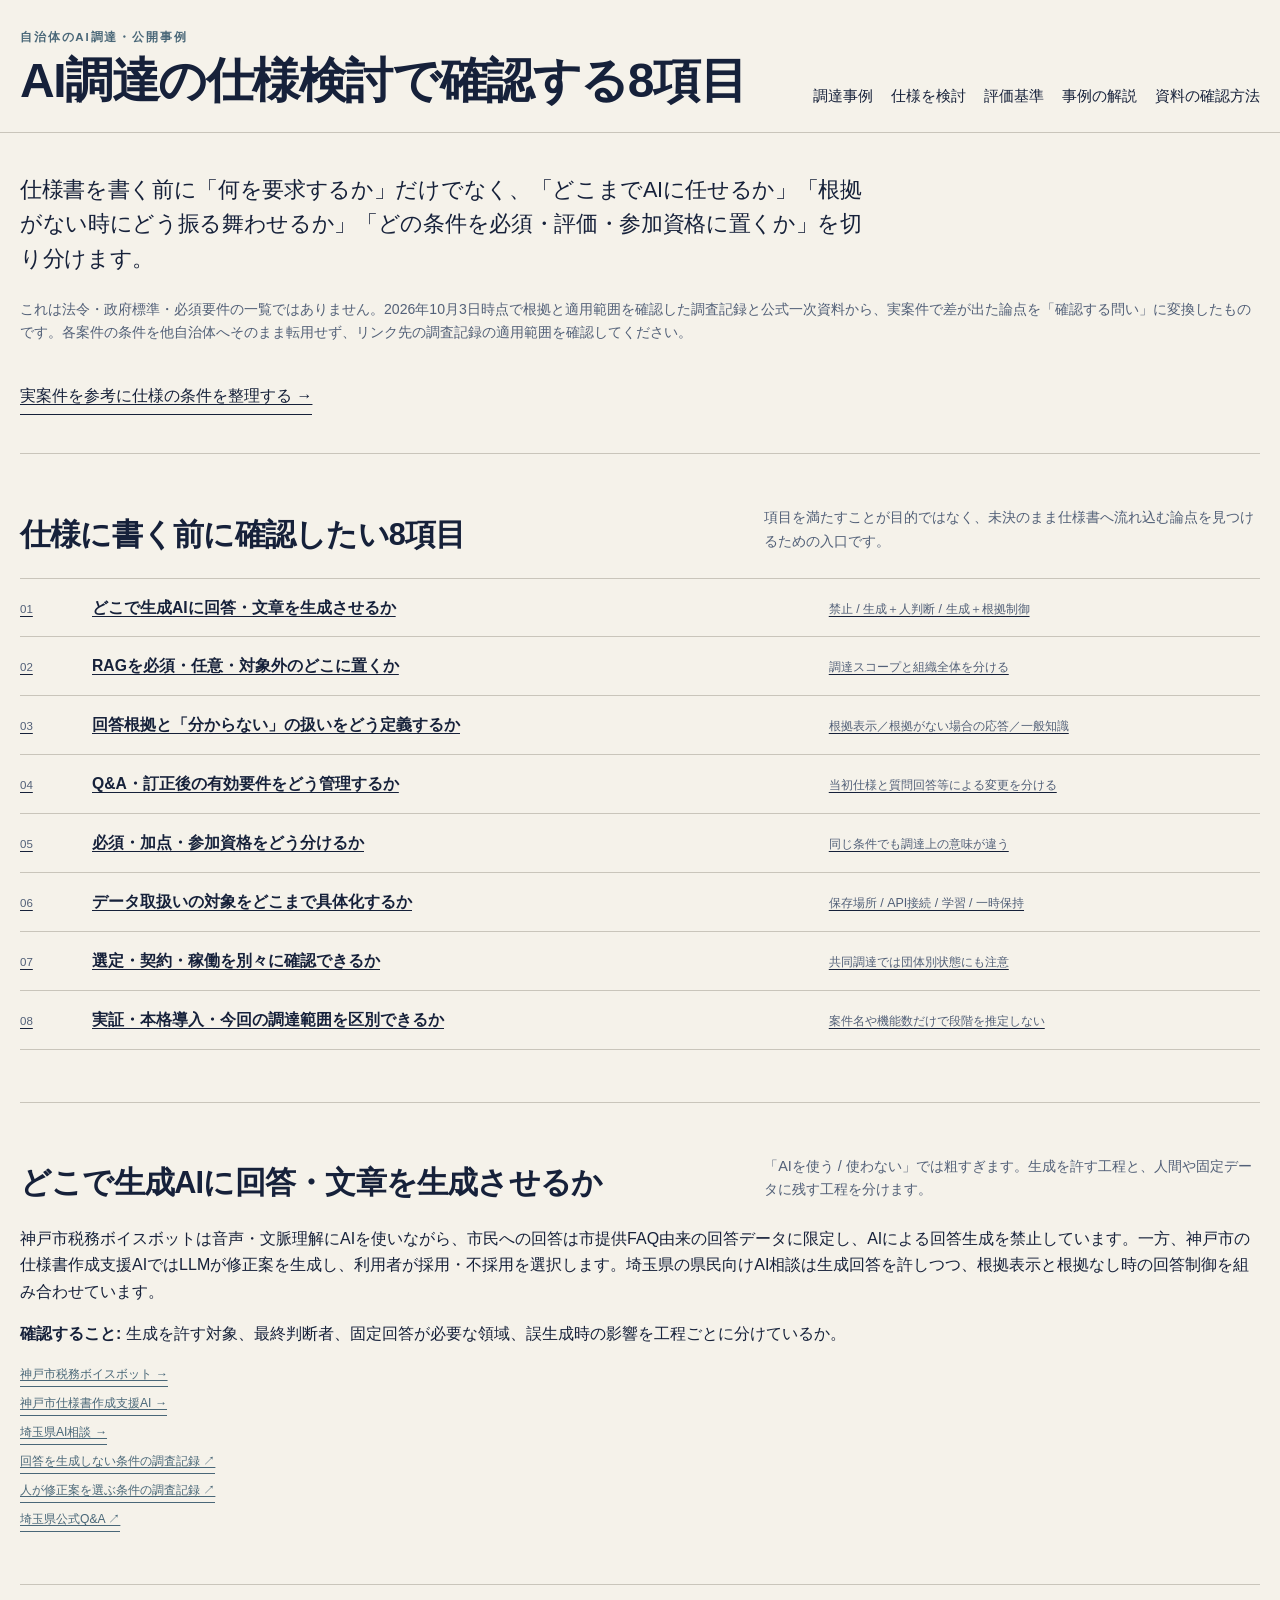
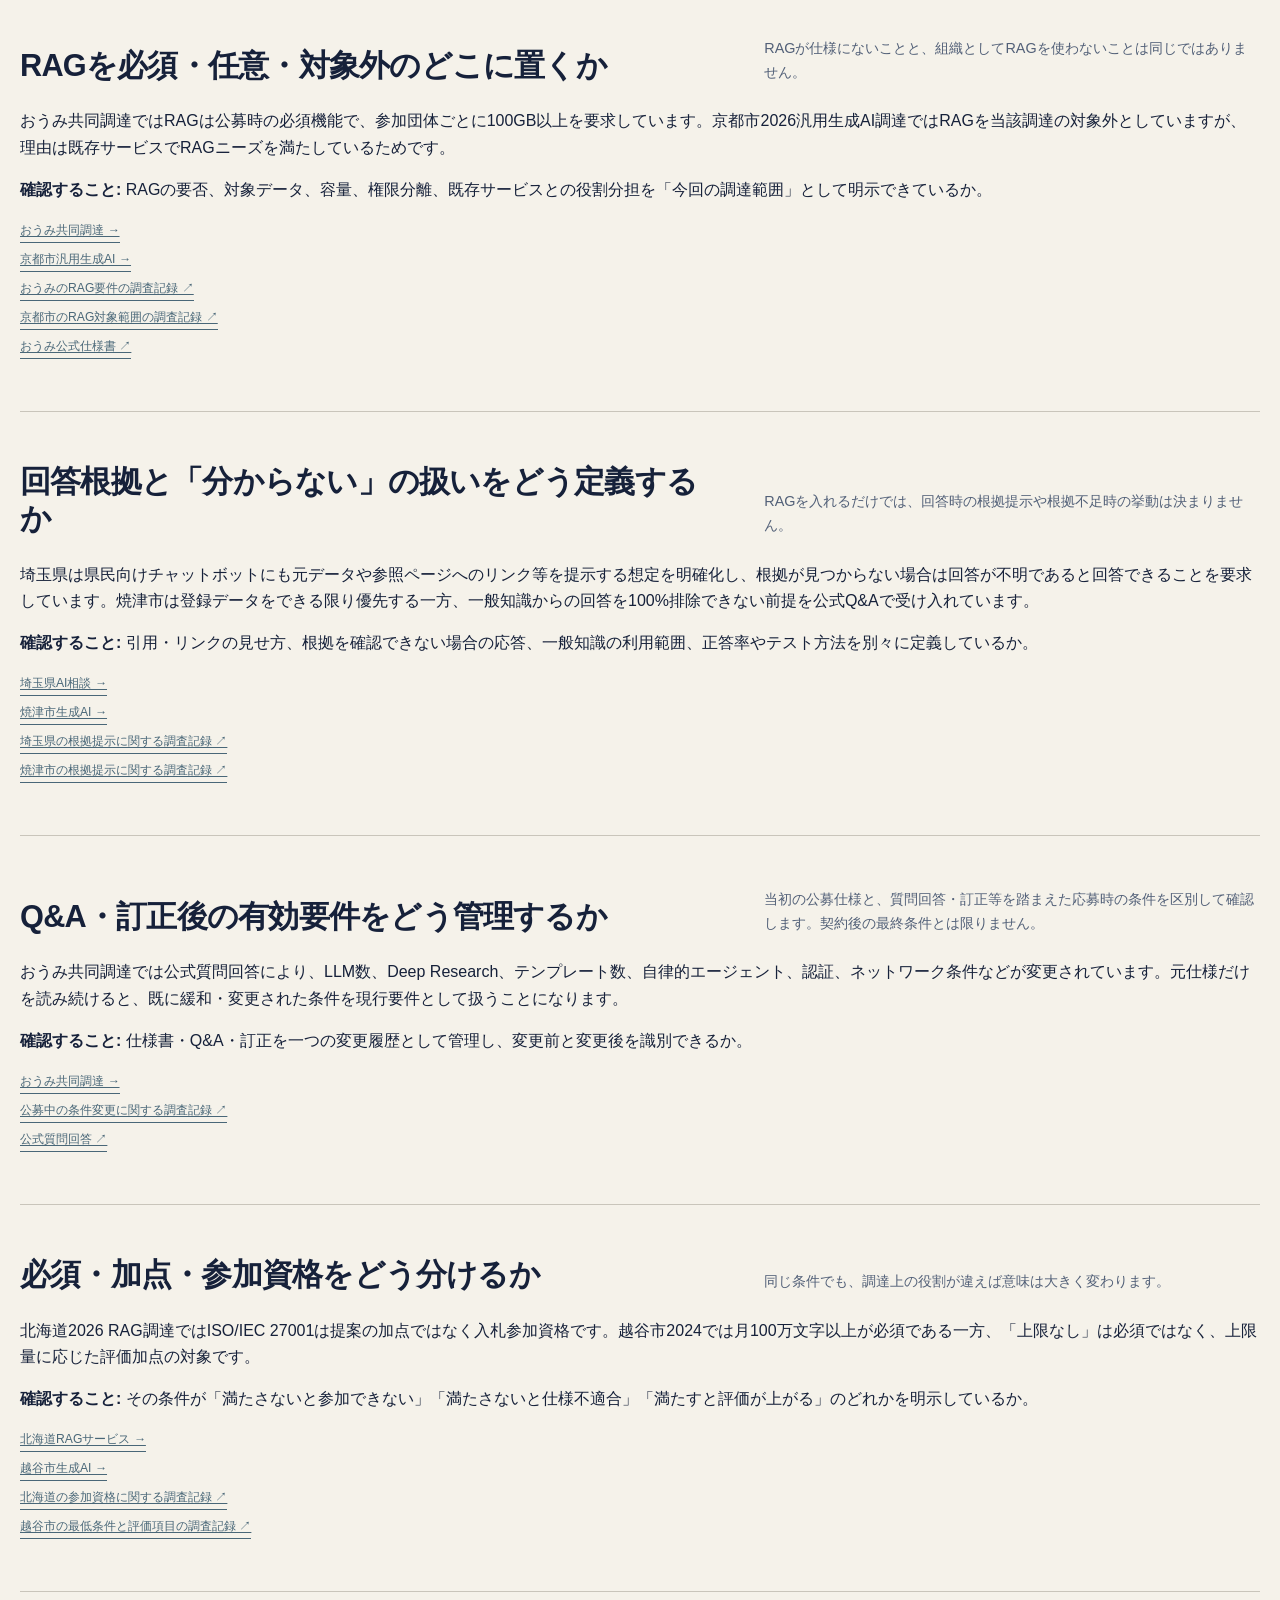
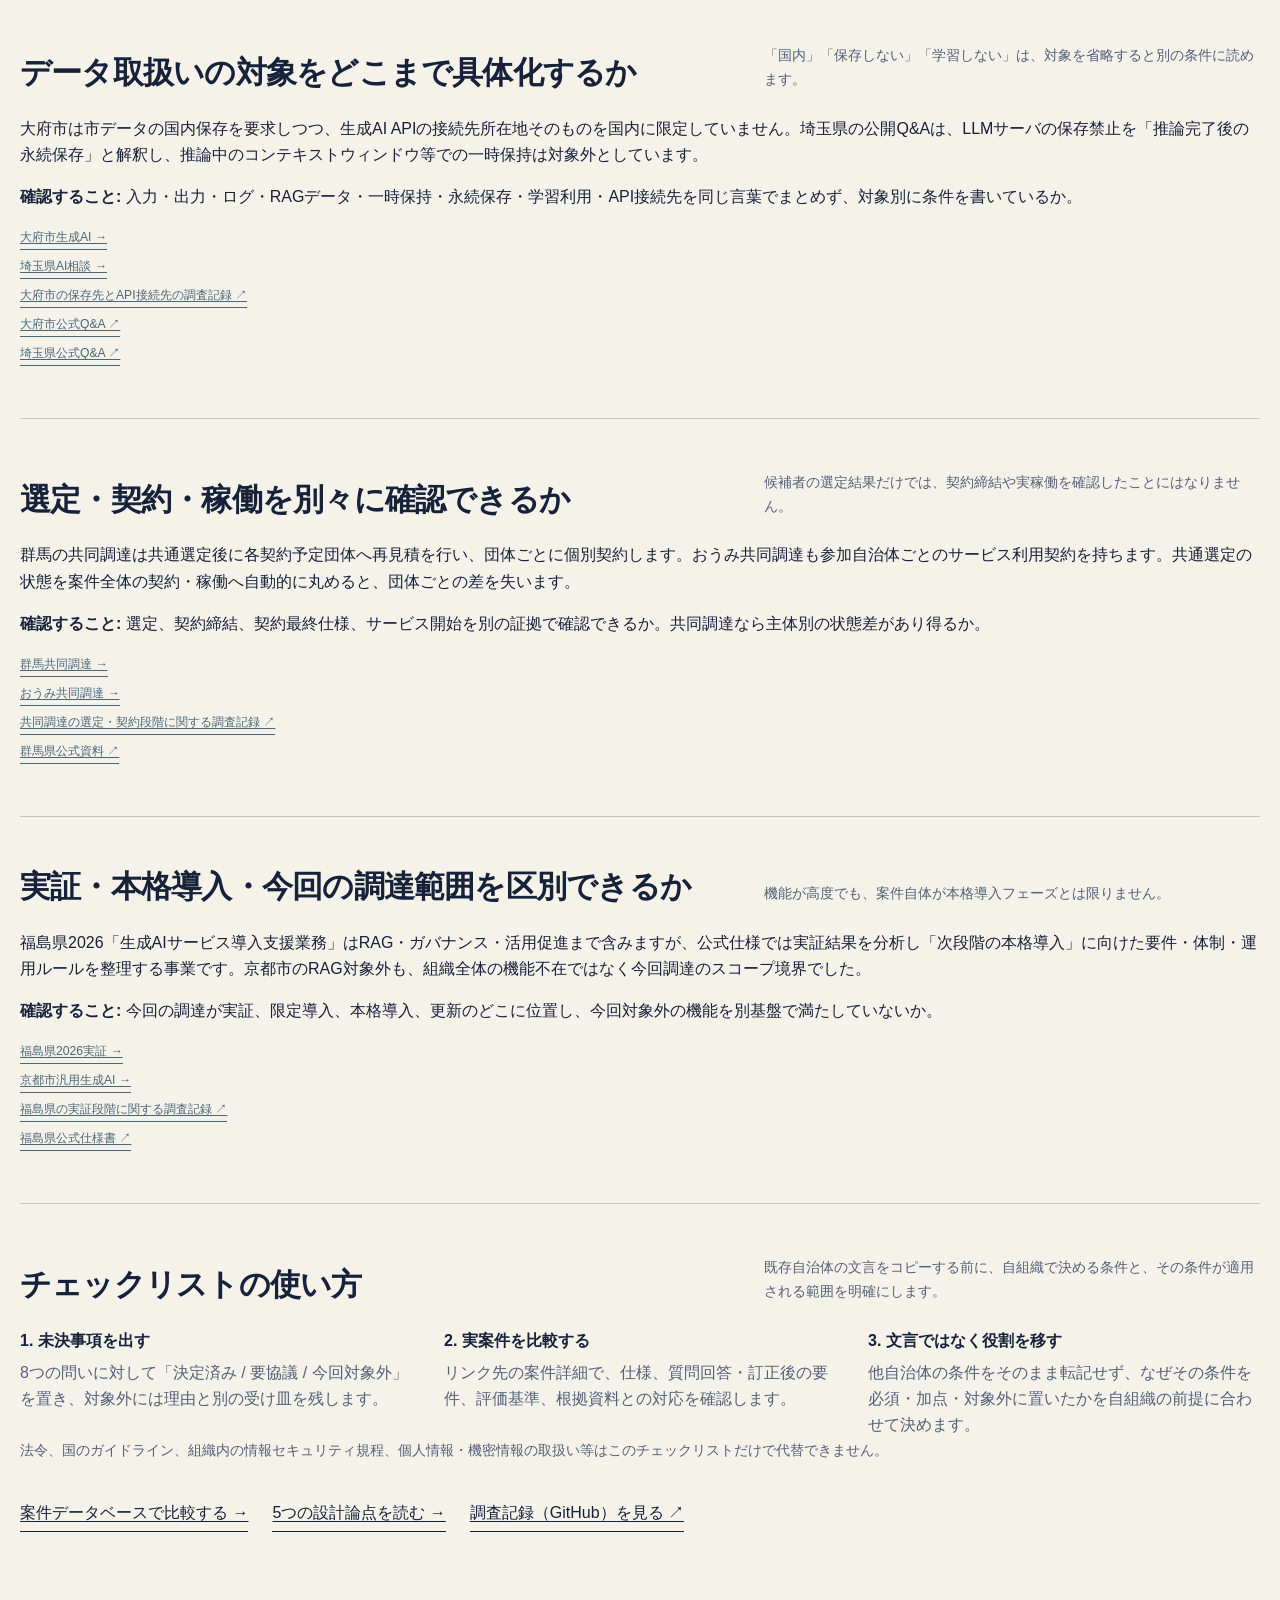
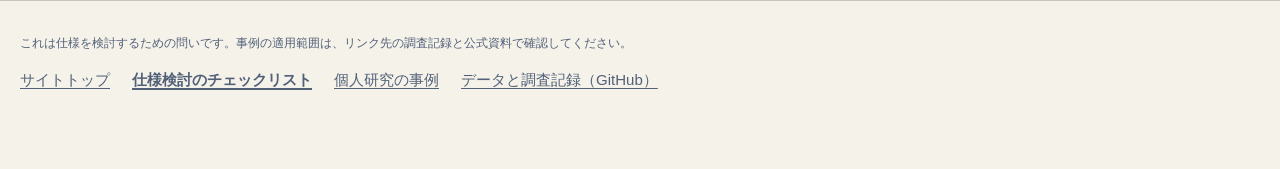
<file: checklist.html>
<!doctype html>
<html lang="ja">
<head>
  <meta charset="utf-8">
  <meta name="viewport" content="width=device-width, initial-scale=1">
  <meta name="description" content="自治体AI調達の実案件と根拠・対象範囲を確認した調査記録から整理した、仕様検討時に確認する8つの問い。AI利用境界、RAG、根拠表示、質疑反映、評価、データ取扱い、契約段階を一次資料へ辿れます。">
  <meta property="og:title" content="AI調達の仕様検討で確認する8項目 | Public Sector AI Procurement Japan">
  <meta property="og:description" content="実際の自治体AI調達をもとに、仕様検討で確認したい8つの問いを一次資料と調査記録を付けて整理。">
  <meta property="og:type" content="website">
  <meta property="og:site_name" content="Public Sector AI Procurement Japan">
  <meta property="og:url" content="https://josh-temple.github.io/public-sector-ai-procurement-japan/checklist.html">
  <meta name="twitter:card" content="summary">
  <link rel="canonical" href="https://josh-temple.github.io/public-sector-ai-procurement-japan/checklist.html">
  <title>AI調達の仕様検討で確認する8項目 | Public Sector AI Procurement Japan</title>
  <link rel="stylesheet" href="./assets/site.css">
</head>
<body>
  <a class="skip-link" href="#main">本文へ移動</a>
  <header class="site-header">
    <div class="shell header-inner">
      <div>
        <p class="eyebrow">自治体のAI調達・公開事例</p>
        <h1>AI調達の仕様検討で確認する8項目</h1>
      </div>
<nav class="site-nav" aria-label="主要ページ">
          <a href="./index.html#search-heading">調達事例</a>
          <a href="./drafting.html">仕様を検討</a>
          <a href="./evaluation.html">評価基準</a>
          <a href="./insights.html">事例の解説</a>
          <a href="./methodology.html">資料の確認方法</a>
        </nav>
    </div>
  </header>

  <main id="main">
    <section class="hero shell">
      <p class="hero-copy">
        仕様書を書く前に「何を要求するか」だけでなく、「どこまでAIに任せるか」「根拠がない時にどう振る舞わせるか」「どの条件を必須・評価・参加資格に置くか」を切り分けます。
      </p>
      <p class="scope-note">
        これは法令・政府標準・必須要件の一覧ではありません。2026年10月3日時点で根拠と適用範囲を確認した調査記録と公式一次資料から、実案件で差が出た論点を「確認する問い」に変換したものです。各案件の条件を他自治体へそのまま転用せず、リンク先の調査記録の適用範囲を確認してください。
      </p>
      <p class="case-dialog-actions"><a class="text-button" href="./drafting.html">実案件を参考に仕様の条件を整理する →</a></p>
    </section>

    <section class="themes shell" aria-labelledby="checklist-index">
      <div class="section-heading split-heading">
        <div>
          
          <h2 id="checklist-index">仕様に書く前に確認したい8項目</h2>
        </div>
        <p class="section-lead">項目を満たすことが目的ではなく、未決のまま仕様書へ流れ込む論点を見つけるための入口です。</p>
      </div>
      <div class="theme-links">
        <a class="theme-link" href="#q1"><span>01</span><strong>どこで生成AIに回答・文章を生成させるか</strong><small>禁止 / 生成＋人判断 / 生成＋根拠制御</small></a>
        <a class="theme-link" href="#q2"><span>02</span><strong>RAGを必須・任意・対象外のどこに置くか</strong><small>調達スコープと組織全体を分ける</small></a>
        <a class="theme-link" href="#q3"><span>03</span><strong>回答根拠と「分からない」の扱いをどう定義するか</strong><small>根拠表示／根拠がない場合の応答／一般知識</small></a>
        <a class="theme-link" href="#q4"><span>04</span><strong>Q&A・訂正後の有効要件をどう管理するか</strong><small>当初仕様と質問回答等による変更を分ける</small></a>
        <a class="theme-link" href="#q5"><span>05</span><strong>必須・加点・参加資格をどう分けるか</strong><small>同じ条件でも調達上の意味が違う</small></a>
        <a class="theme-link" href="#q6"><span>06</span><strong>データ取扱いの対象をどこまで具体化するか</strong><small>保存場所 / API接続 / 学習 / 一時保持</small></a>
        <a class="theme-link" href="#q7"><span>07</span><strong>選定・契約・稼働を別々に確認できるか</strong><small>共同調達では団体別状態にも注意</small></a>
        <a class="theme-link" href="#q8"><span>08</span><strong>実証・本格導入・今回の調達範囲を区別できるか</strong><small>案件名や機能数だけで段階を推定しない</small></a>
      </div>
    </section>

    <section class="reading shell" aria-labelledby="q1">
      <div class="section-heading split-heading">
        <div><h2 id="q1">どこで生成AIに回答・文章を生成させるか</h2></div>
        <p class="section-lead">「AIを使う / 使わない」では粗すぎます。生成を許す工程と、人間や固定データに残す工程を分けます。</p>
      </div>
      <p>
        神戸市税務ボイスボットは音声・文脈理解にAIを使いながら、市民への回答は市提供FAQ由来の回答データに限定し、AIによる回答生成を禁止しています。一方、神戸市の仕様書作成支援AIではLLMが修正案を生成し、利用者が採用・不採用を選択します。埼玉県の県民向けAI相談は生成回答を許しつつ、根拠表示と根拠なし時の回答制御を組み合わせています。
      </p>
      <p><strong>確認すること:</strong> 生成を許す対象、最終判断者、固定回答が必要な領域、誤生成時の影響を工程ごとに分けているか。</p>
      <div class="highlight-links">
        <a href="./index.html?case=kobe-2026-tax-voicebot">神戸市税務ボイスボット →</a>
        <a href="./index.html?case=kobe-2026-spec-authoring-ai">神戸市仕様書作成支援AI →</a>
        <a href="./index.html?case=saitama-2026-ai-digital-support">埼玉県AI相談 →</a>
        <a href="https://github.com/Josh-Temple/public-sector-ai-procurement-japan/blob/main/claims/CLM-kobe-2026-voicebot-no-generated-answer.md">回答を生成しない条件の調査記録 ↗</a>
        <a href="https://github.com/Josh-Temple/public-sector-ai-procurement-japan/blob/main/claims/CLM-kobe-2026-spec-authoring-human-in-loop.md">人が修正案を選ぶ条件の調査記録 ↗</a>
        <a href="https://www.pref.saitama.lg.jp/documents/281399/080413answer.pdf" target="_blank" rel="noreferrer">埼玉県公式Q&A ↗</a>
      </div>
    </section>

    <section class="reading shell" aria-labelledby="q2">
      <div class="section-heading split-heading">
        <div><h2 id="q2">RAGを必須・任意・対象外のどこに置くか</h2></div>
        <p class="section-lead">RAGが仕様にないことと、組織としてRAGを使わないことは同じではありません。</p>
      </div>
      <p>
        おうみ共同調達ではRAGは公募時の必須機能で、参加団体ごとに100GB以上を要求しています。京都市2026汎用生成AI調達ではRAGを当該調達の対象外としていますが、理由は既存サービスでRAGニーズを満たしているためです。
      </p>
      <p><strong>確認すること:</strong> RAGの要否、対象データ、容量、権限分離、既存サービスとの役割分担を「今回の調達範囲」として明示できているか。</p>
      <div class="highlight-links">
        <a href="./index.html?case=oumi-2026-joint-genai">おうみ共同調達 →</a>
        <a href="./index.html?case=kyoto-2026-general-genai">京都市汎用生成AI →</a>
        <a href="https://github.com/Josh-Temple/public-sector-ai-procurement-japan/blob/main/claims/CLM-oumi-2026-rag-required.md">おうみのRAG要件の調査記録 ↗</a>
        <a href="https://github.com/Josh-Temple/public-sector-ai-procurement-japan/blob/main/claims/CLM-kyoto-2026-rag-out-of-scope.md">京都市のRAG対象範囲の調査記録 ↗</a>
        <a href="https://www.city.omihachiman.lg.jp/material/files/group/115/AI_Shiyousyo2.pdf" target="_blank" rel="noreferrer">おうみ公式仕様書 ↗</a>
      </div>
    </section>

    <section class="reading shell" aria-labelledby="q3">
      <div class="section-heading split-heading">
        <div><h2 id="q3">回答根拠と「分からない」の扱いをどう定義するか</h2></div>
        <p class="section-lead">RAGを入れるだけでは、回答時の根拠提示や根拠不足時の挙動は決まりません。</p>
      </div>
      <p>
        埼玉県は県民向けチャットボットにも元データや参照ページへのリンク等を提示する想定を明確化し、根拠が見つからない場合は回答が不明であると回答できることを要求しています。焼津市は登録データをできる限り優先する一方、一般知識からの回答を100%排除できない前提を公式Q&Aで受け入れています。
      </p>
      <p><strong>確認すること:</strong> 引用・リンクの見せ方、根拠を確認できない場合の応答、一般知識の利用範囲、正答率やテスト方法を別々に定義しているか。</p>
      <div class="highlight-links">
        <a href="./index.html?case=saitama-2026-ai-digital-support">埼玉県AI相談 →</a>
        <a href="./index.html?case=yaizu-2025-genai-service">焼津市生成AI →</a>
        <a href="https://github.com/Josh-Temple/public-sector-ai-procurement-japan/blob/main/claims/CLM-saitama-2026-citizen-grounding-control.md">埼玉県の根拠提示に関する調査記録 ↗</a>
        <a href="https://github.com/Josh-Temple/public-sector-ai-procurement-japan/blob/main/claims/CLM-yaizu-2025-rag-grounding-not-absolute.md">焼津市の根拠提示に関する調査記録 ↗</a>
      </div>
    </section>

    <section class="reading shell" aria-labelledby="q4">
      <div class="section-heading split-heading">
        <div><h2 id="q4">Q&A・訂正後の有効要件をどう管理するか</h2></div>
        <p class="section-lead">当初の公募仕様と、質問回答・訂正等を踏まえた応募時の条件を区別して確認します。契約後の最終条件とは限りません。</p>
      </div>
      <p>
        おうみ共同調達では公式質問回答により、LLM数、Deep Research、テンプレート数、自律的エージェント、認証、ネットワーク条件などが変更されています。元仕様だけを読み続けると、既に緩和・変更された条件を現行要件として扱うことになります。
      </p>
      <p><strong>確認すること:</strong> 仕様書・Q&A・訂正を一つの変更履歴として管理し、変更前と変更後を識別できるか。</p>
      <div class="highlight-links">
        <a href="./index.html?case=oumi-2026-joint-genai">おうみ共同調達 →</a>
        <a href="https://github.com/Josh-Temple/public-sector-ai-procurement-japan/blob/main/claims/CLM-oumi-2026-effective-amendments.md">公募中の条件変更に関する調査記録 ↗</a>
        <a href="https://www.city.omihachiman.lg.jp/material/files/group/115/AI_kaitou.pdf" target="_blank" rel="noreferrer">公式質問回答 ↗</a>
      </div>
    </section>

    <section class="reading shell" aria-labelledby="q5">
      <div class="section-heading split-heading">
        <div><h2 id="q5">必須・加点・参加資格をどう分けるか</h2></div>
        <p class="section-lead">同じ条件でも、調達上の役割が違えば意味は大きく変わります。</p>
      </div>
      <p>
        北海道2026 RAG調達ではISO/IEC 27001は提案の加点ではなく入札参加資格です。越谷市2024では月100万文字以上が必須である一方、「上限なし」は必須ではなく、上限量に応じた評価加点の対象です。
      </p>
      <p><strong>確認すること:</strong> その条件が「満たさないと参加できない」「満たさないと仕様不適合」「満たすと評価が上がる」のどれかを明示しているか。</p>
      <div class="highlight-links">
        <a href="./index.html?case=hokkaido-2026-genai-rag-service">北海道RAGサービス →</a>
        <a href="./index.html?case=koshigaya-2024-genai-service-training">越谷市生成AI →</a>
        <a href="https://github.com/Josh-Temple/public-sector-ai-procurement-japan/blob/main/claims/CLM-hokkaido-2026-qualification-not-proposal-score.md">北海道の参加資格に関する調査記録 ↗</a>
        <a href="https://github.com/Josh-Temple/public-sector-ai-procurement-japan/blob/main/claims/CLM-koshigaya-2024-minimum-vs-evaluated-usage.md">越谷市の最低条件と評価項目の調査記録 ↗</a>
      </div>
    </section>

    <section class="reading shell" aria-labelledby="q6">
      <div class="section-heading split-heading">
        <div><h2 id="q6">データ取扱いの対象をどこまで具体化するか</h2></div>
        <p class="section-lead">「国内」「保存しない」「学習しない」は、対象を省略すると別の条件に読めます。</p>
      </div>
      <p>
        大府市は市データの国内保存を要求しつつ、生成AI APIの接続先所在地そのものを国内に限定していません。埼玉県の公開Q&Aは、LLMサーバの保存禁止を「推論完了後の永続保存」と解釈し、推論中のコンテキストウィンドウ等での一時保持は対象外としています。
      </p>
      <p><strong>確認すること:</strong> 入力・出力・ログ・RAGデータ・一時保持・永続保存・学習利用・API接続先を同じ言葉でまとめず、対象別に条件を書いているか。</p>
      <div class="highlight-links">
        <a href="./index.html?case=obu-2026-genai-service">大府市生成AI →</a>
        <a href="./index.html?case=saitama-2026-ai-digital-support">埼玉県AI相談 →</a>
        <a href="https://github.com/Josh-Temple/public-sector-ai-procurement-japan/blob/main/claims/CLM-obu-2026-domestic-storage-not-api-endpoint.md">大府市の保存先とAPI接続先の調査記録 ↗</a>
        <a href="https://www.city.obu.aichi.jp/_res/projects/default_project/_page_/001/038/173/kaitou.pdf" target="_blank" rel="noreferrer">大府市公式Q&A ↗</a>
        <a href="https://www.pref.saitama.lg.jp/documents/281399/080413answer.pdf" target="_blank" rel="noreferrer">埼玉県公式Q&A ↗</a>
      </div>
    </section>

    <section class="reading shell" aria-labelledby="q7">
      <div class="section-heading split-heading">
        <div><h2 id="q7">選定・契約・稼働を別々に確認できるか</h2></div>
        <p class="section-lead">候補者の選定結果だけでは、契約締結や実稼働を確認したことにはなりません。</p>
      </div>
      <p>
        群馬の共同調達は共通選定後に各契約予定団体へ再見積を行い、団体ごとに個別契約します。おうみ共同調達も参加自治体ごとのサービス利用契約を持ちます。共通選定の状態を案件全体の契約・稼働へ自動的に丸めると、団体ごとの差を失います。
      </p>
      <p><strong>確認すること:</strong> 選定、契約締結、契約最終仕様、サービス開始を別の証拠で確認できるか。共同調達なら主体別の状態差があり得るか。</p>
      <div class="highlight-links">
        <a href="./index.html?case=gunma-2026-joint-genai">群馬共同調達 →</a>
        <a href="./index.html?case=oumi-2026-joint-genai">おうみ共同調達 →</a>
        <a href="https://github.com/Josh-Temple/public-sector-ai-procurement-japan/blob/main/claims/CLM-joint-procurement-stage-not-casewide.md">共同調達の選定・契約段階に関する調査記録 ↗</a>
        <a href="https://www.pref.gunma.jp/uploaded/attachment/686869.pdf" target="_blank" rel="noreferrer">群馬県公式資料 ↗</a>
      </div>
    </section>

    <section class="reading shell" aria-labelledby="q8">
      <div class="section-heading split-heading">
        <div><h2 id="q8">実証・本格導入・今回の調達範囲を区別できるか</h2></div>
        <p class="section-lead">機能が高度でも、案件自体が本格導入フェーズとは限りません。</p>
      </div>
      <p>
        福島県2026「生成AIサービス導入支援業務」はRAG・ガバナンス・活用促進まで含みますが、公式仕様では実証結果を分析し「次段階の本格導入」に向けた要件・体制・運用ルールを整理する事業です。京都市のRAG対象外も、組織全体の機能不在ではなく今回調達のスコープ境界でした。
      </p>
      <p><strong>確認すること:</strong> 今回の調達が実証、限定導入、本格導入、更新のどこに位置し、今回対象外の機能を別基盤で満たしていないか。</p>
      <div class="highlight-links">
        <a href="./index.html?case=fukushima-2026-genai-pilot-expansion">福島県2026実証 →</a>
        <a href="./index.html?case=kyoto-2026-general-genai">京都市汎用生成AI →</a>
        <a href="https://github.com/Josh-Temple/public-sector-ai-procurement-japan/blob/main/claims/CLM-fukushima-2026-remains-pilot.md">福島県の実証段階に関する調査記録 ↗</a>
        <a href="https://www.pref.fukushima.lg.jp/uploaded/attachment/734795.pdf" target="_blank" rel="noreferrer">福島県公式仕様書 ↗</a>
      </div>
    </section>

    <section class="reading shell" aria-labelledby="workflow">
      <div class="section-heading split-heading">
        <div><h2 id="workflow">チェックリストの使い方</h2></div>
        <p class="section-lead">既存自治体の文言をコピーする前に、自組織で決める条件と、その条件が適用される範囲を明確にします。</p>
      </div>
      <div class="reading-grid">
        <div>
          <h3>1. 未決事項を出す</h3>
          <p>8つの問いに対して「決定済み / 要協議 / 今回対象外」を置き、対象外には理由と別の受け皿を残します。</p>
        </div>
        <div>
          <h3>2. 実案件を比較する</h3>
          <p>リンク先の案件詳細で、仕様、質問回答・訂正後の要件、評価基準、根拠資料との対応を確認します。</p>
        </div>
        <div>
          <h3>3. 文言ではなく役割を移す</h3>
          <p>他自治体の条件をそのまま転記せず、なぜその条件を必須・加点・対象外に置いたかを自組織の前提に合わせて決めます。</p>
        </div>
      </div>
      <p class="scope-note">
        法令、国のガイドライン、組織内の情報セキュリティ規程、個人情報・機密情報の取扱い等はこのチェックリストだけで代替できません。
      </p>
      <p class="case-dialog-actions">
        <a class="text-button" href="./index.html">案件データベースで比較する →</a>
        <a class="text-button" href="./insights.html">5つの設計論点を読む →</a>
        <a class="text-button" href="https://github.com/Josh-Temple/public-sector-ai-procurement-japan">調査記録（GitHub）を見る ↗</a>
      </p>
    </section>
  </main>

  <footer class="site-footer">
    <div class="shell">
      <p>これは仕様を検討するための問いです。事例の適用範囲は、リンク先の調査記録と公式資料で確認してください。</p>
    </div>
  <nav class="site-footer-links shell" aria-label="関連ページ">
  <a href="./index.html">サイトトップ</a>
  <a href="./checklist.html" aria-current="page">仕様検討のチェックリスト</a>
  <a href="./case-study.html">個人研究の事例</a>
  <a href="https://github.com/Josh-Temple/public-sector-ai-procurement-japan">データと調査記録（GitHub）</a>
</nav>
</footer>
</body>
</html>
</file>
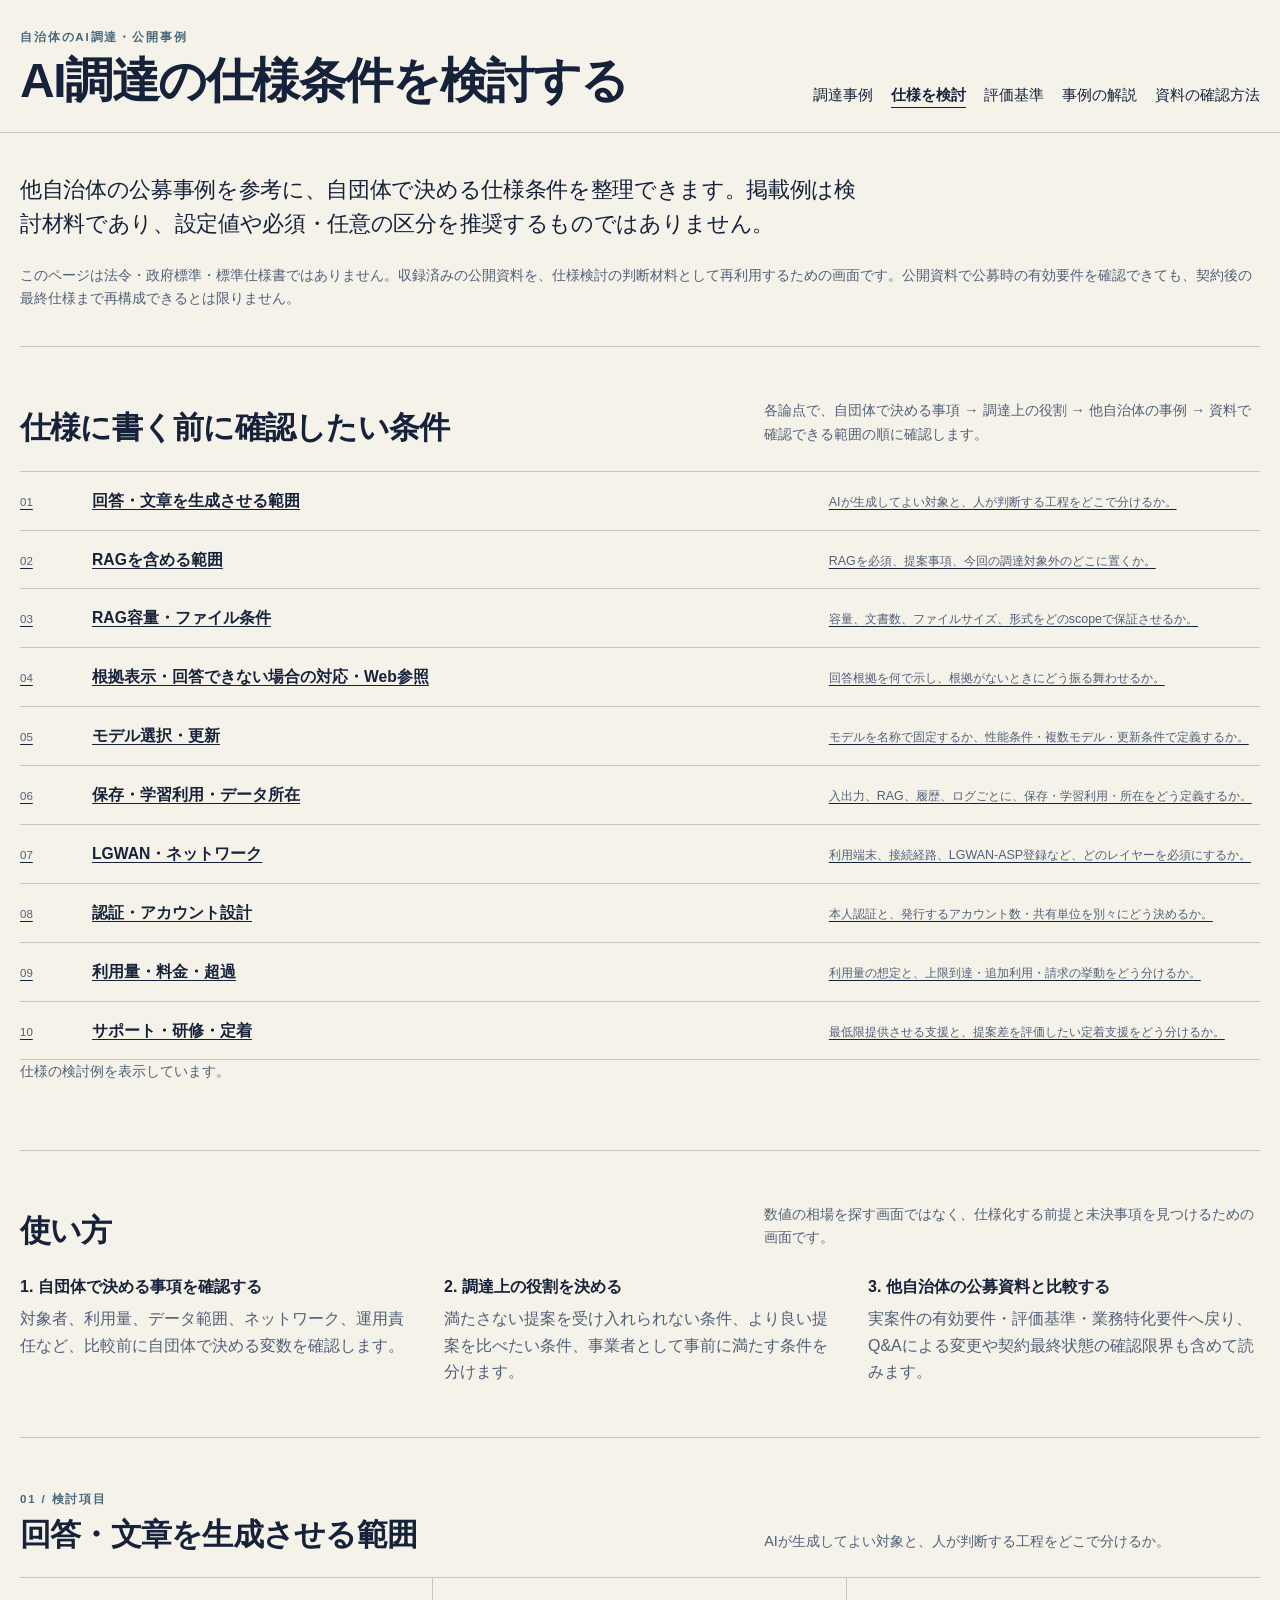
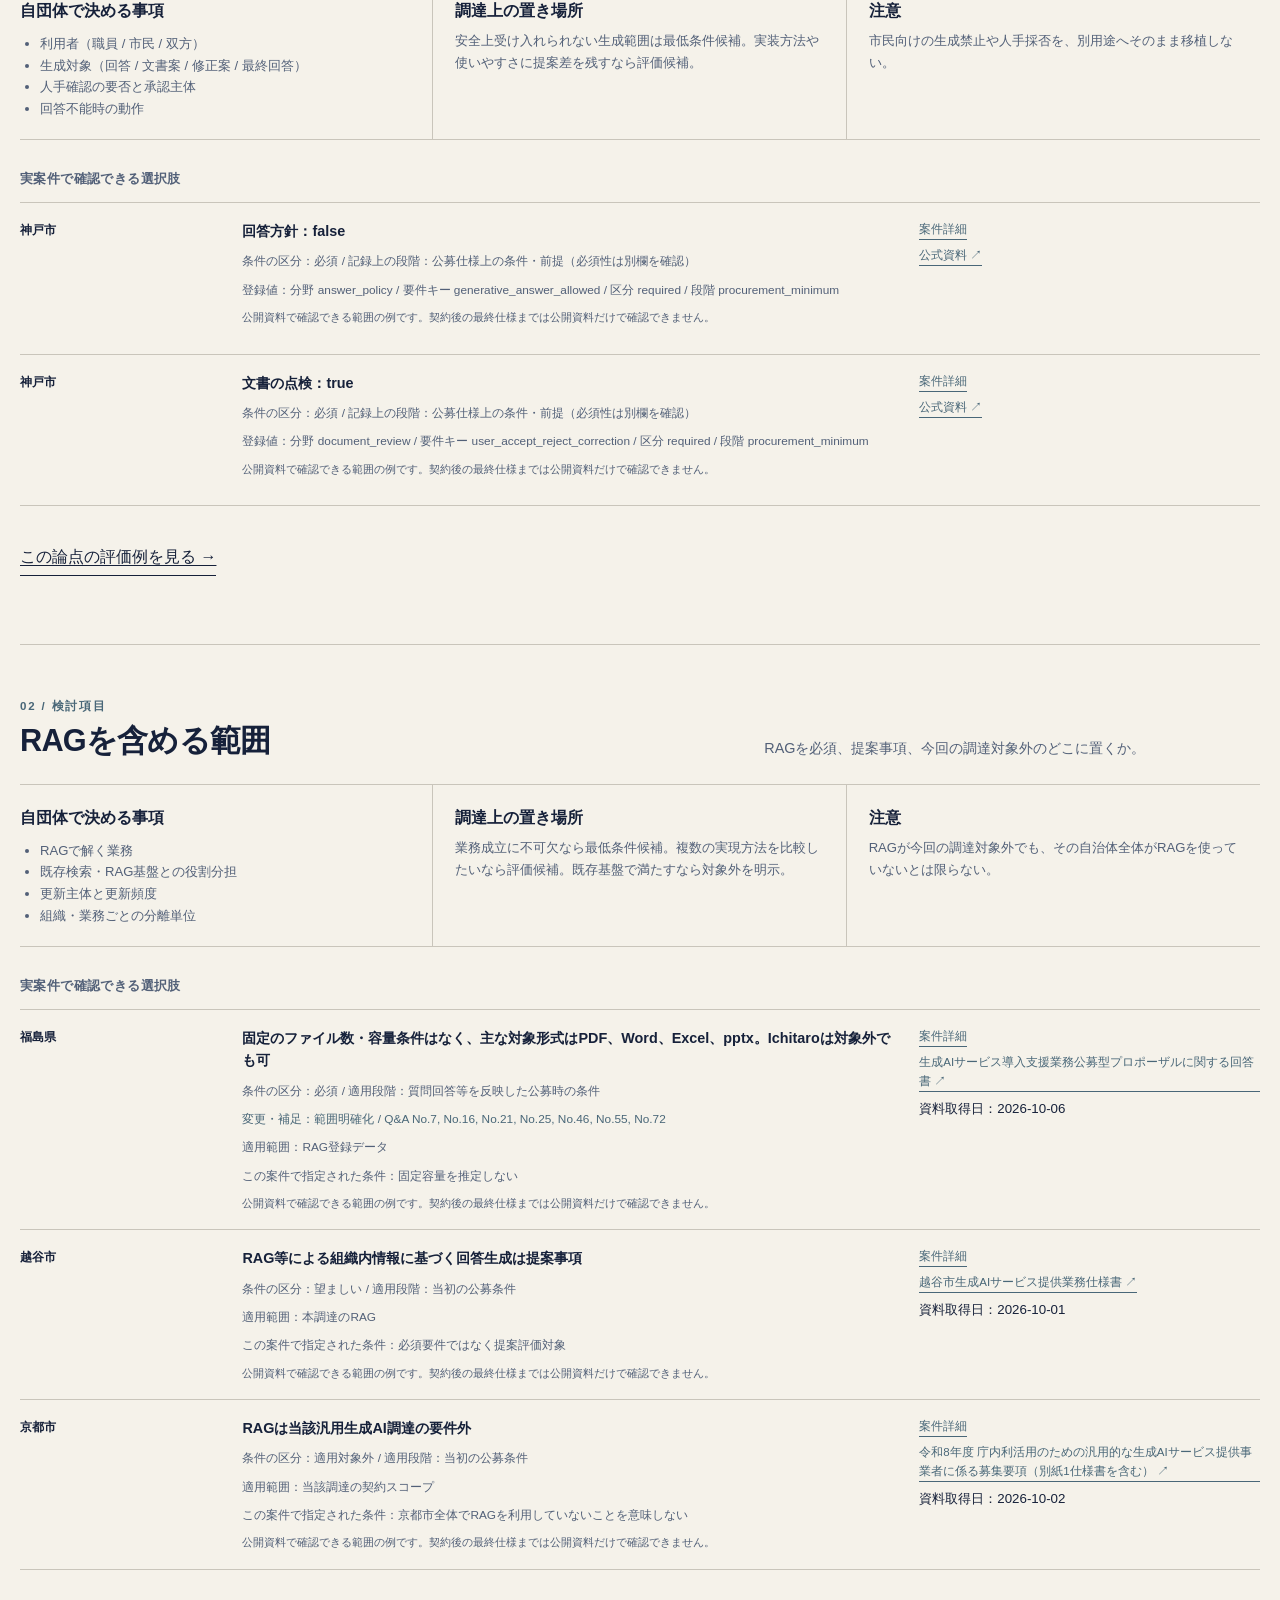
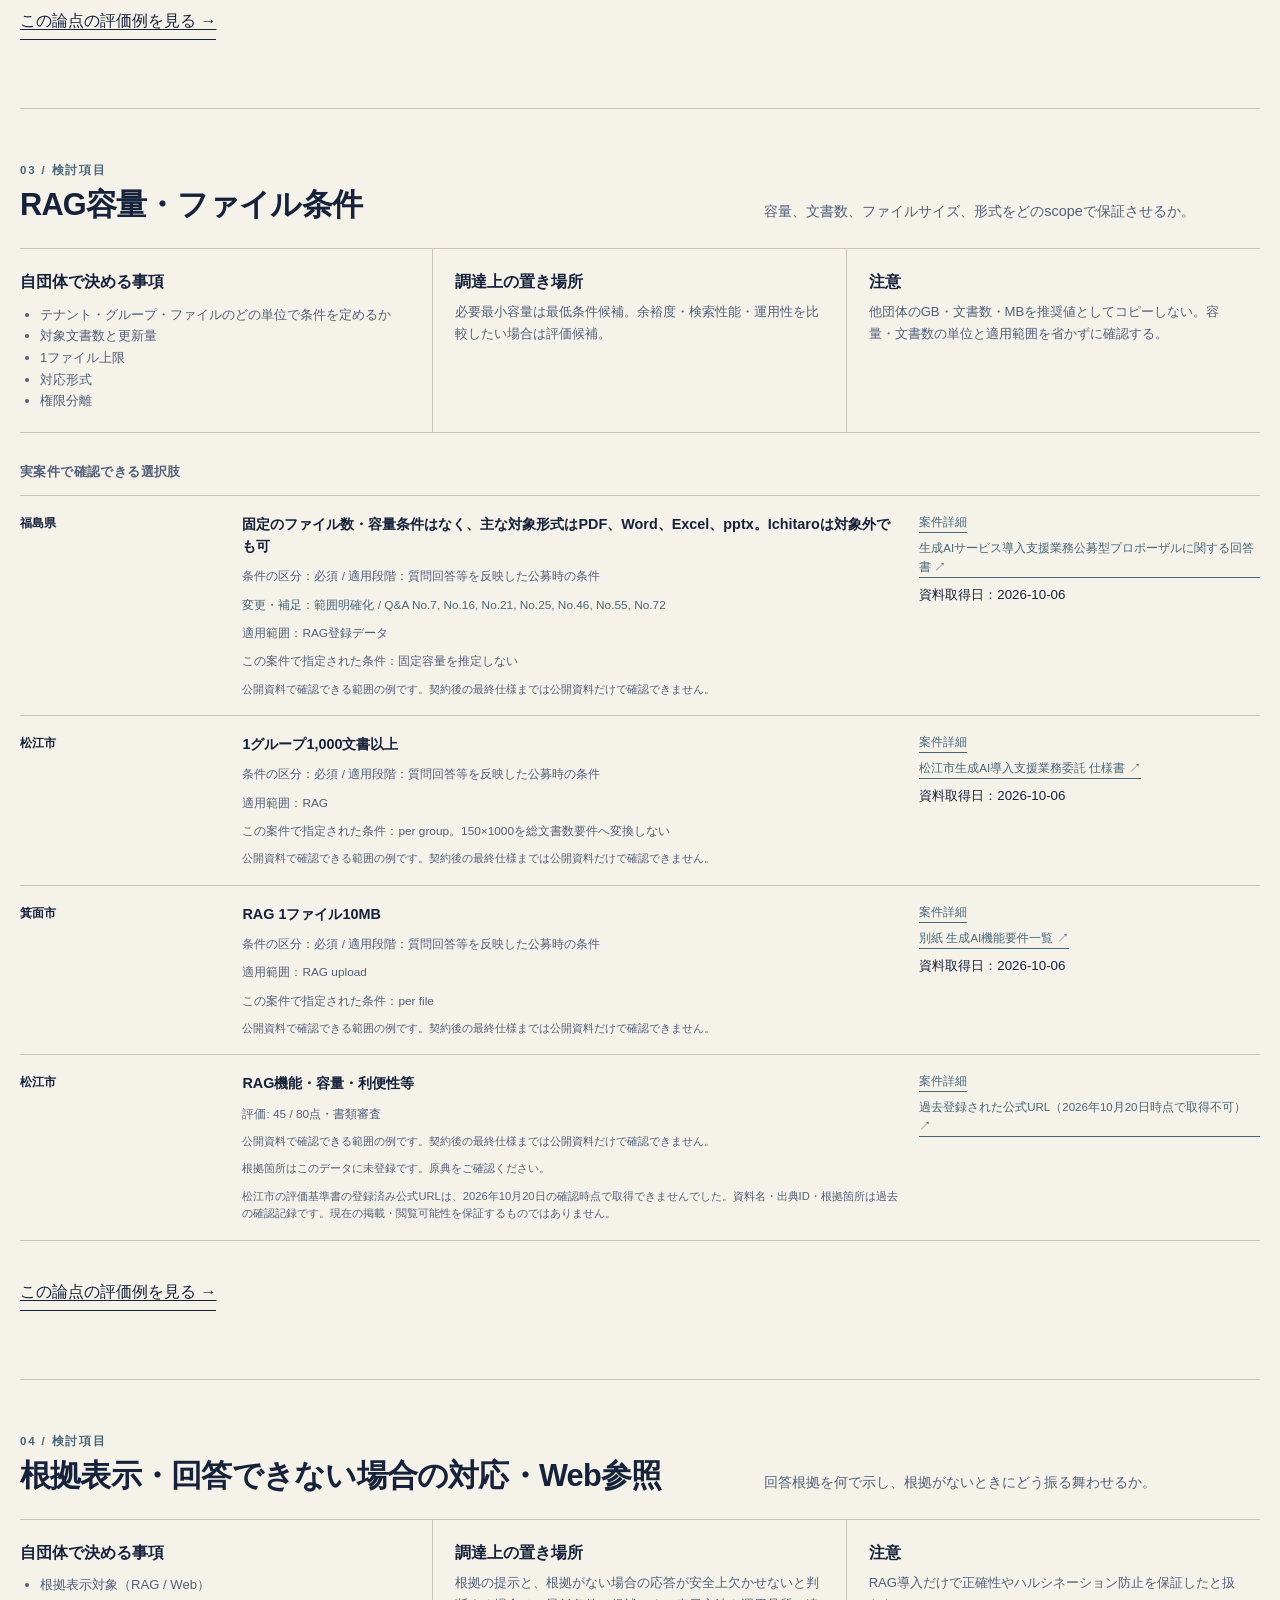
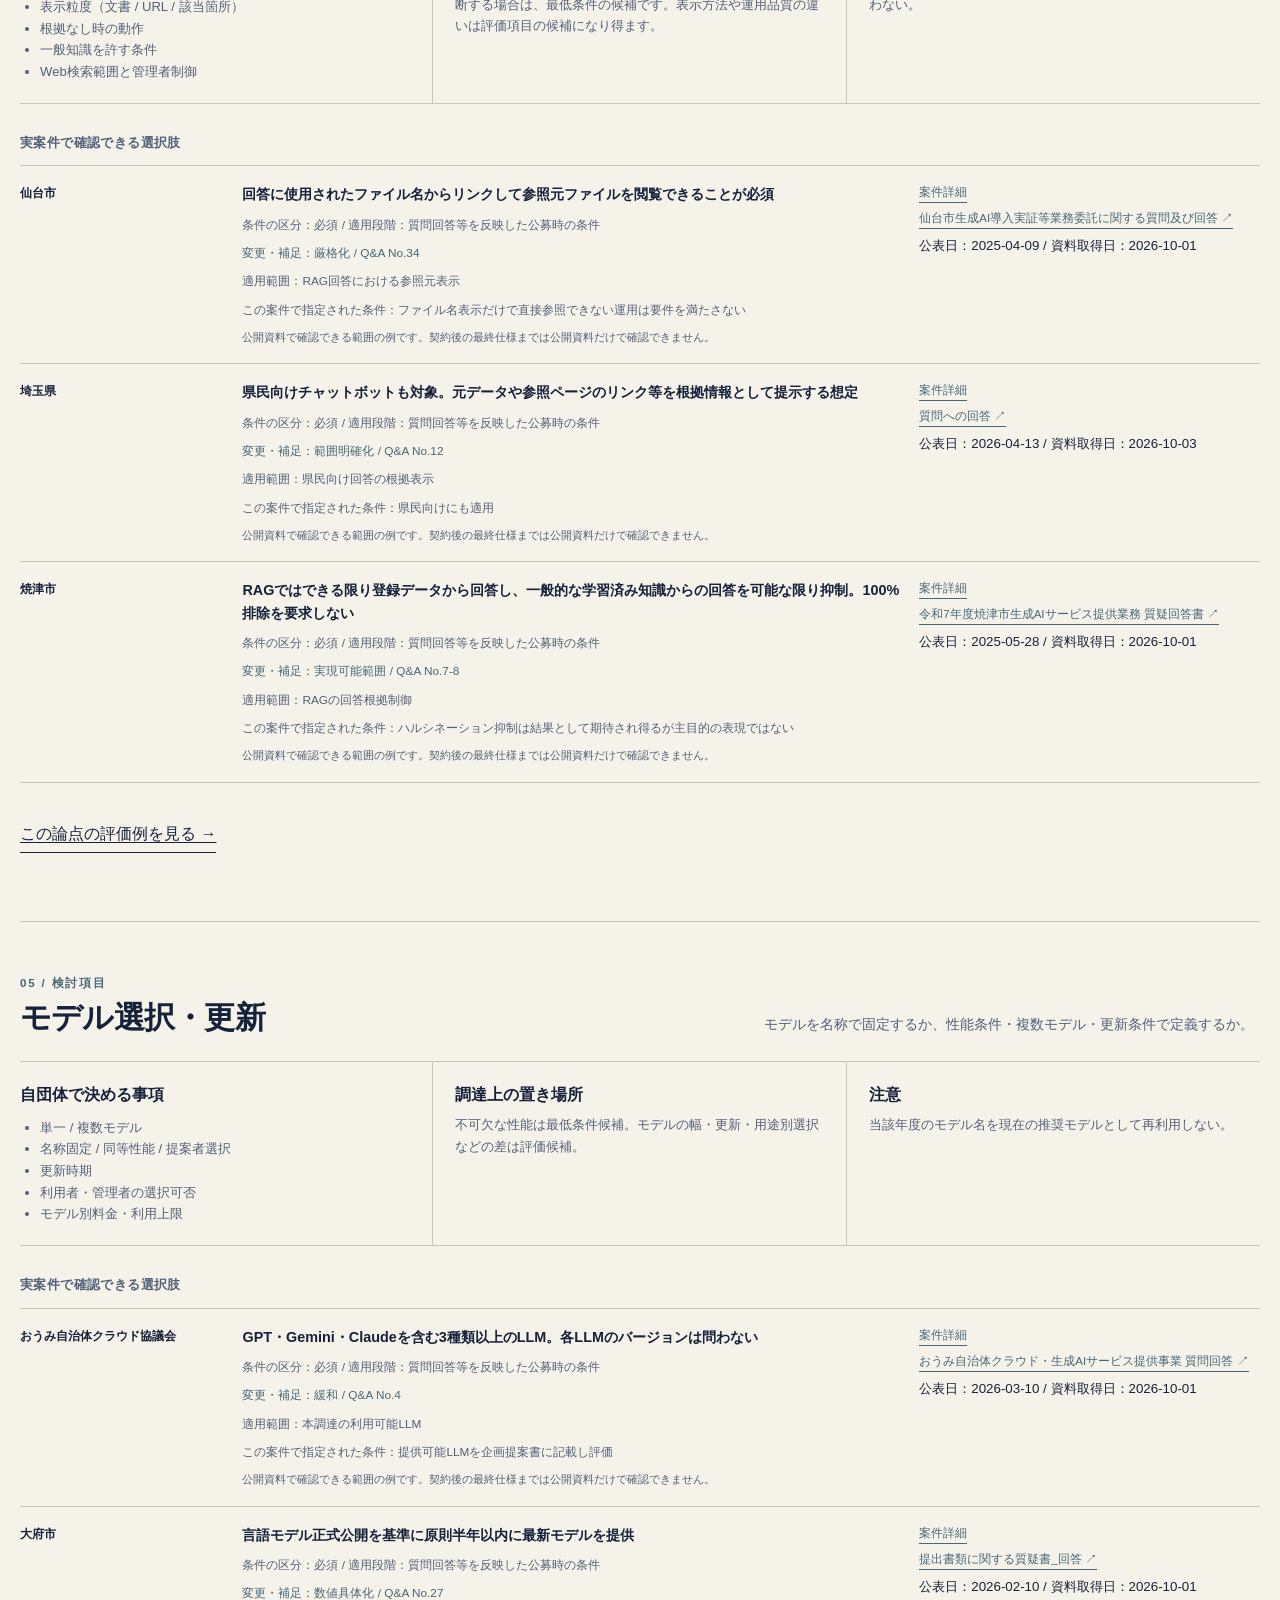
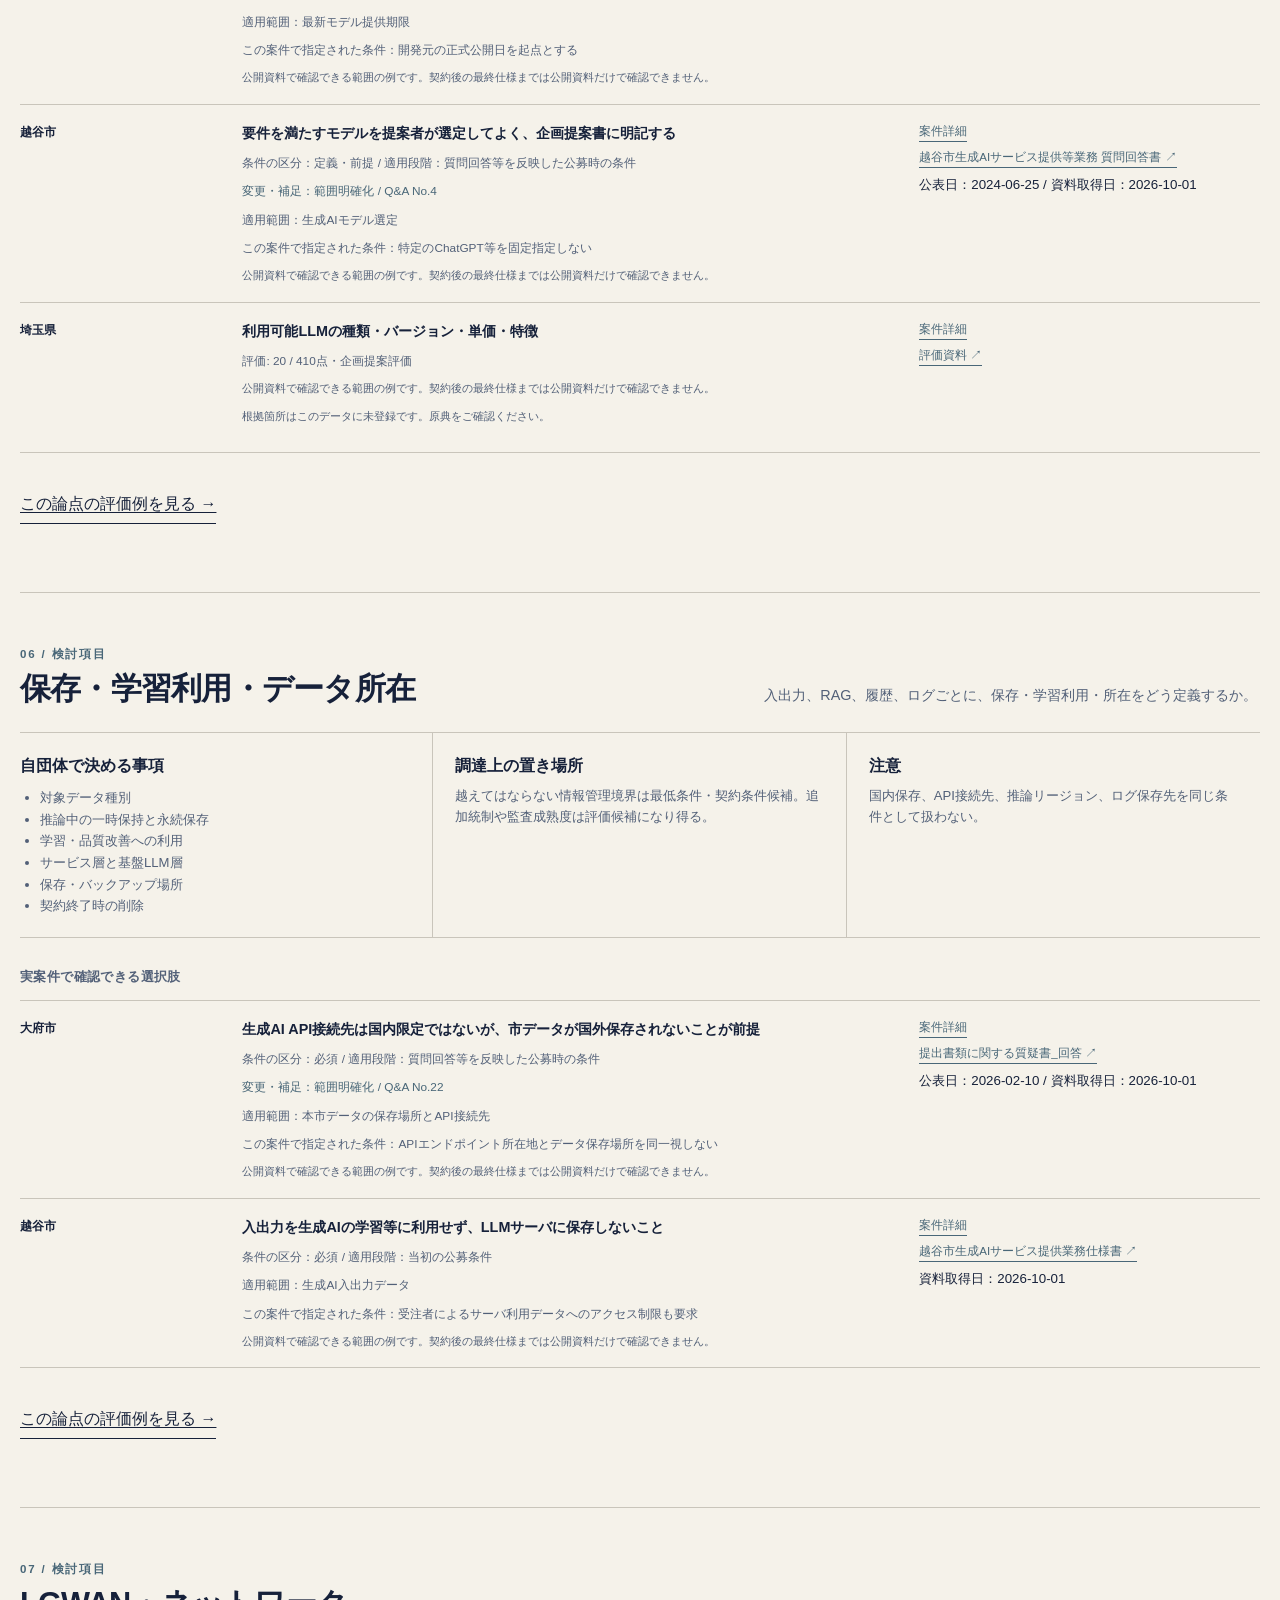
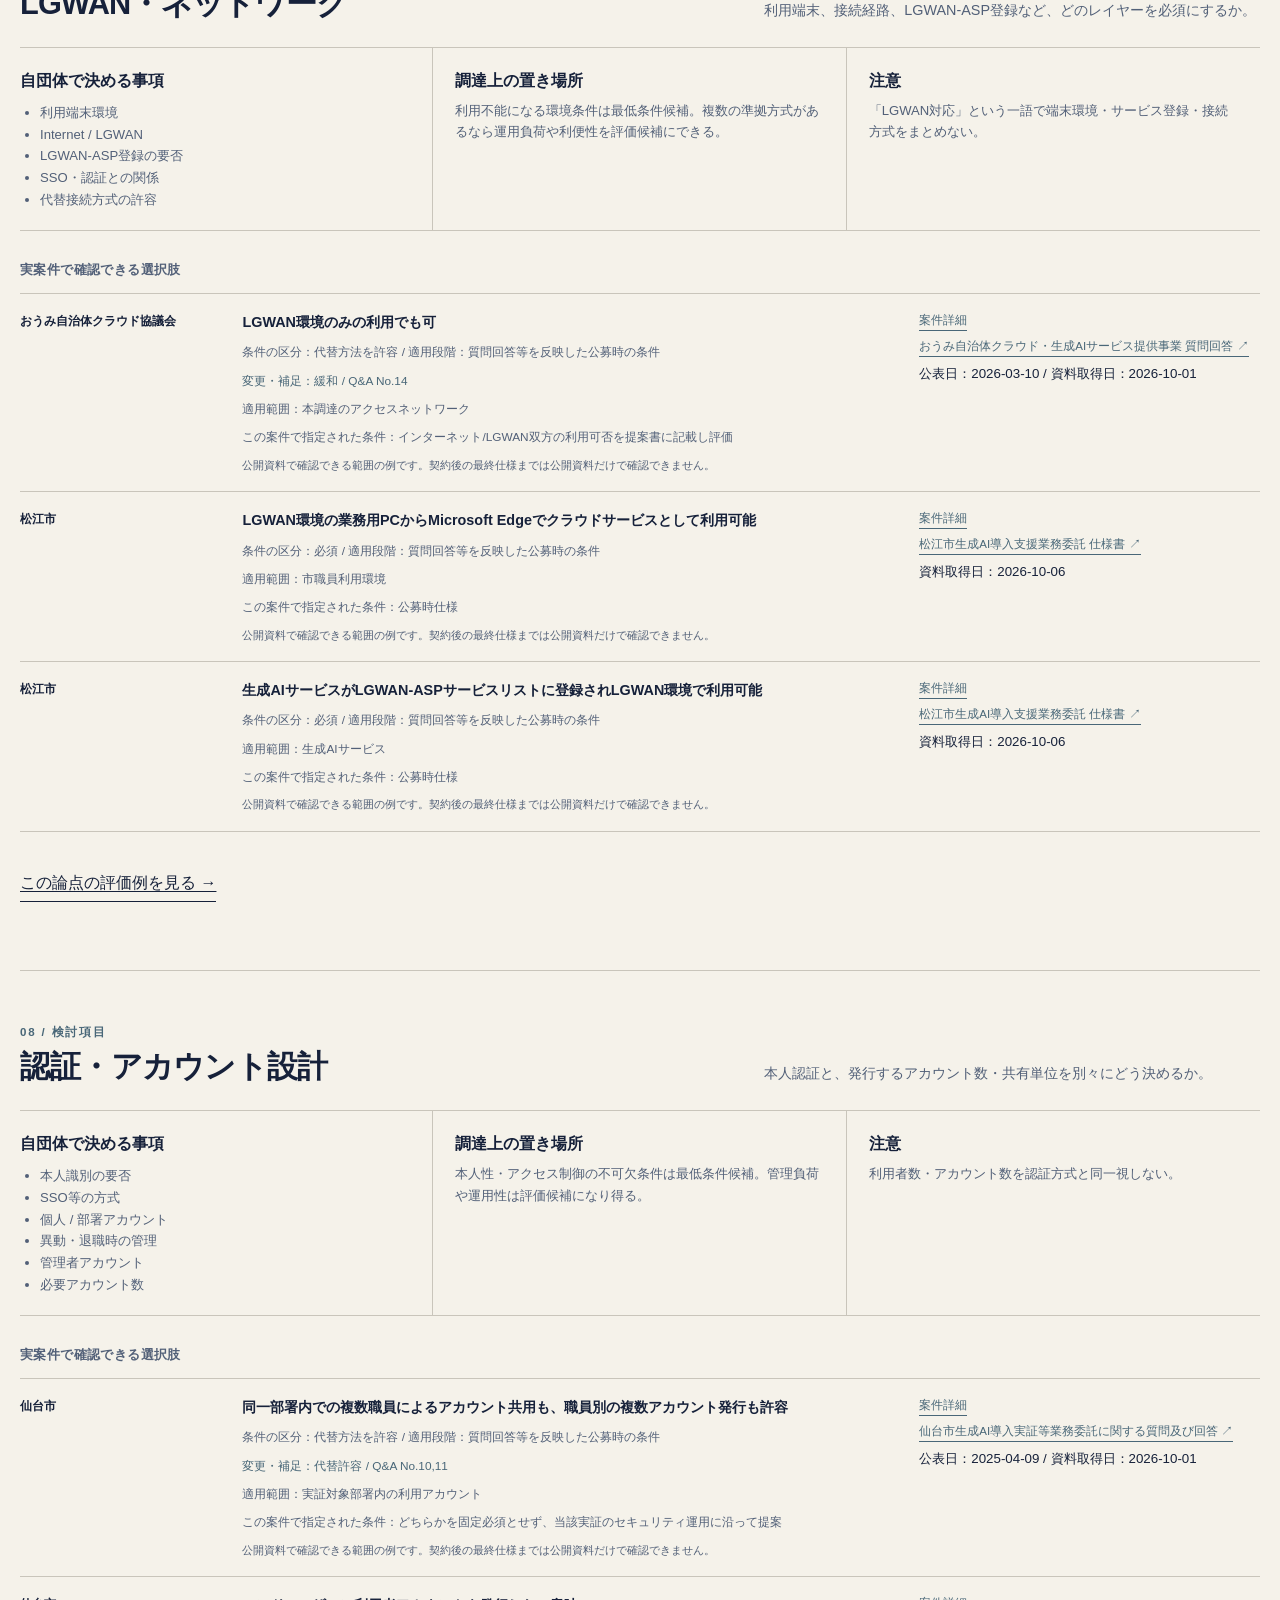
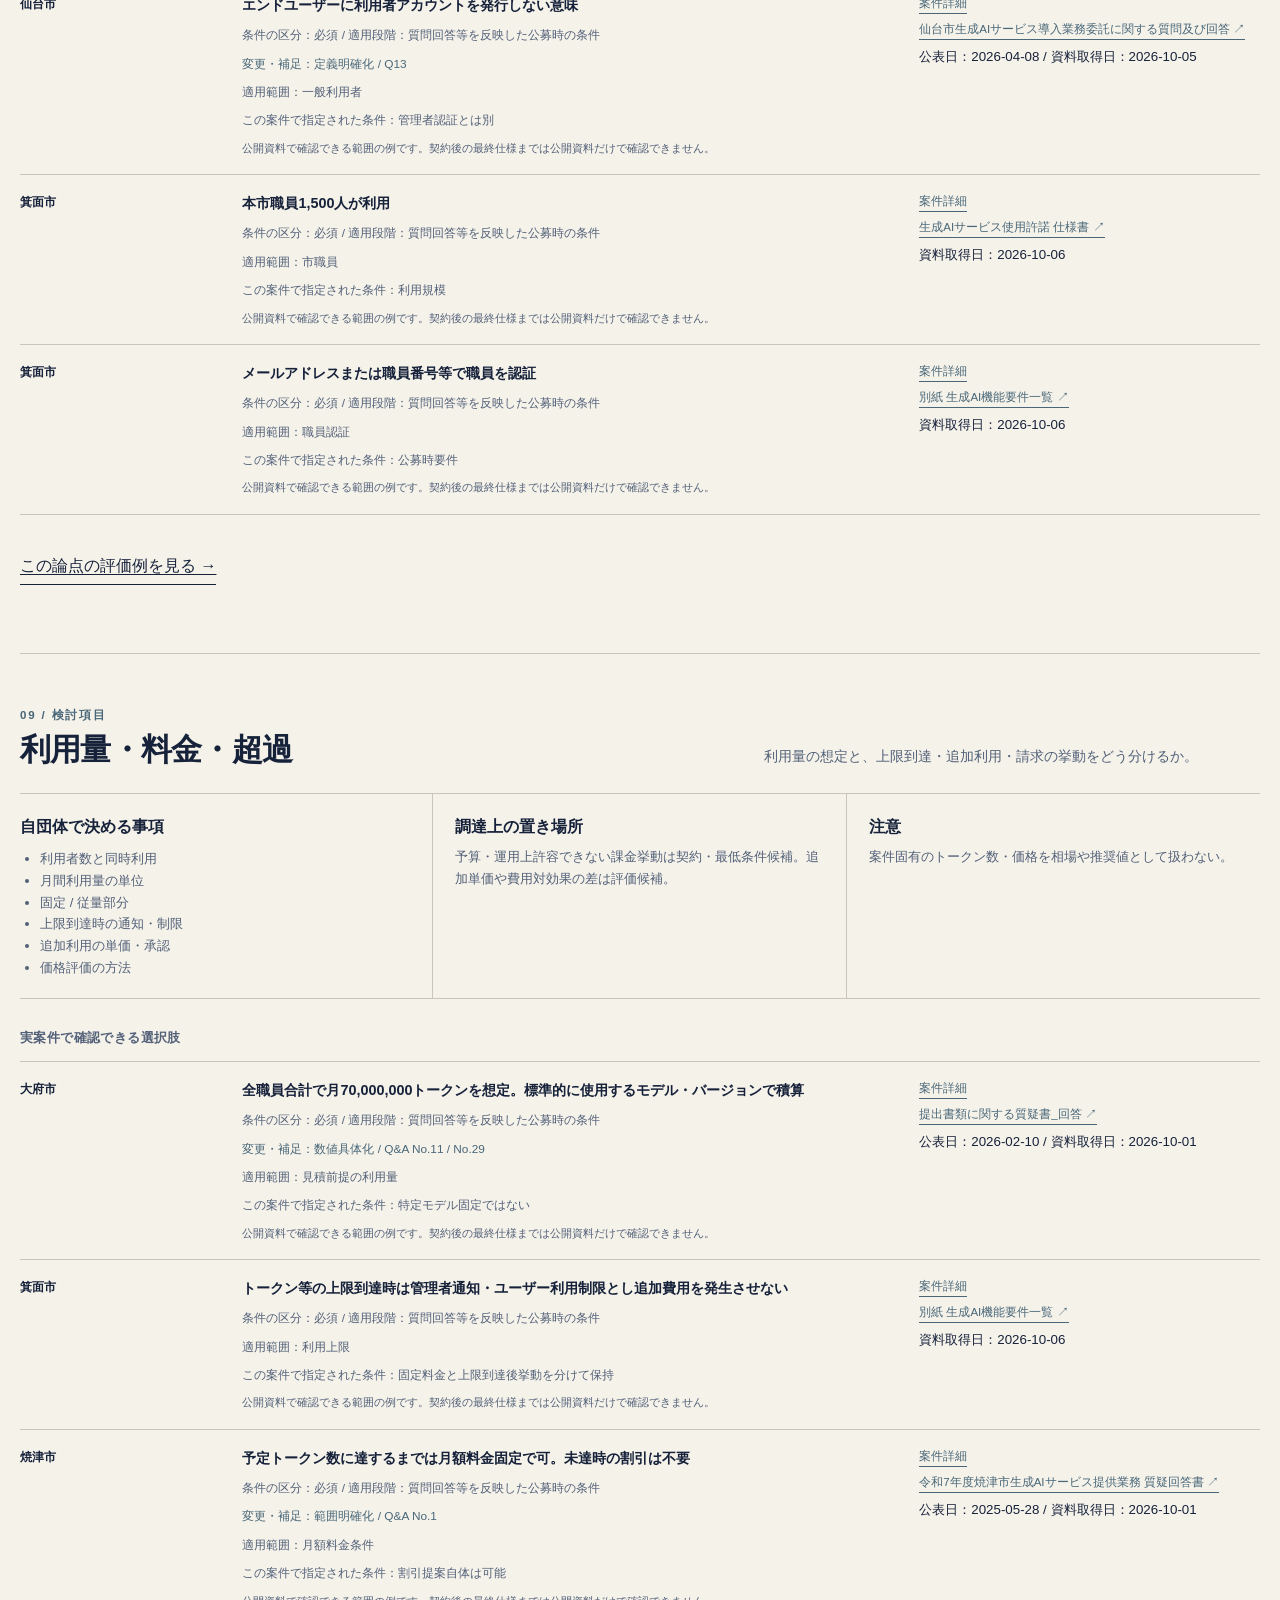
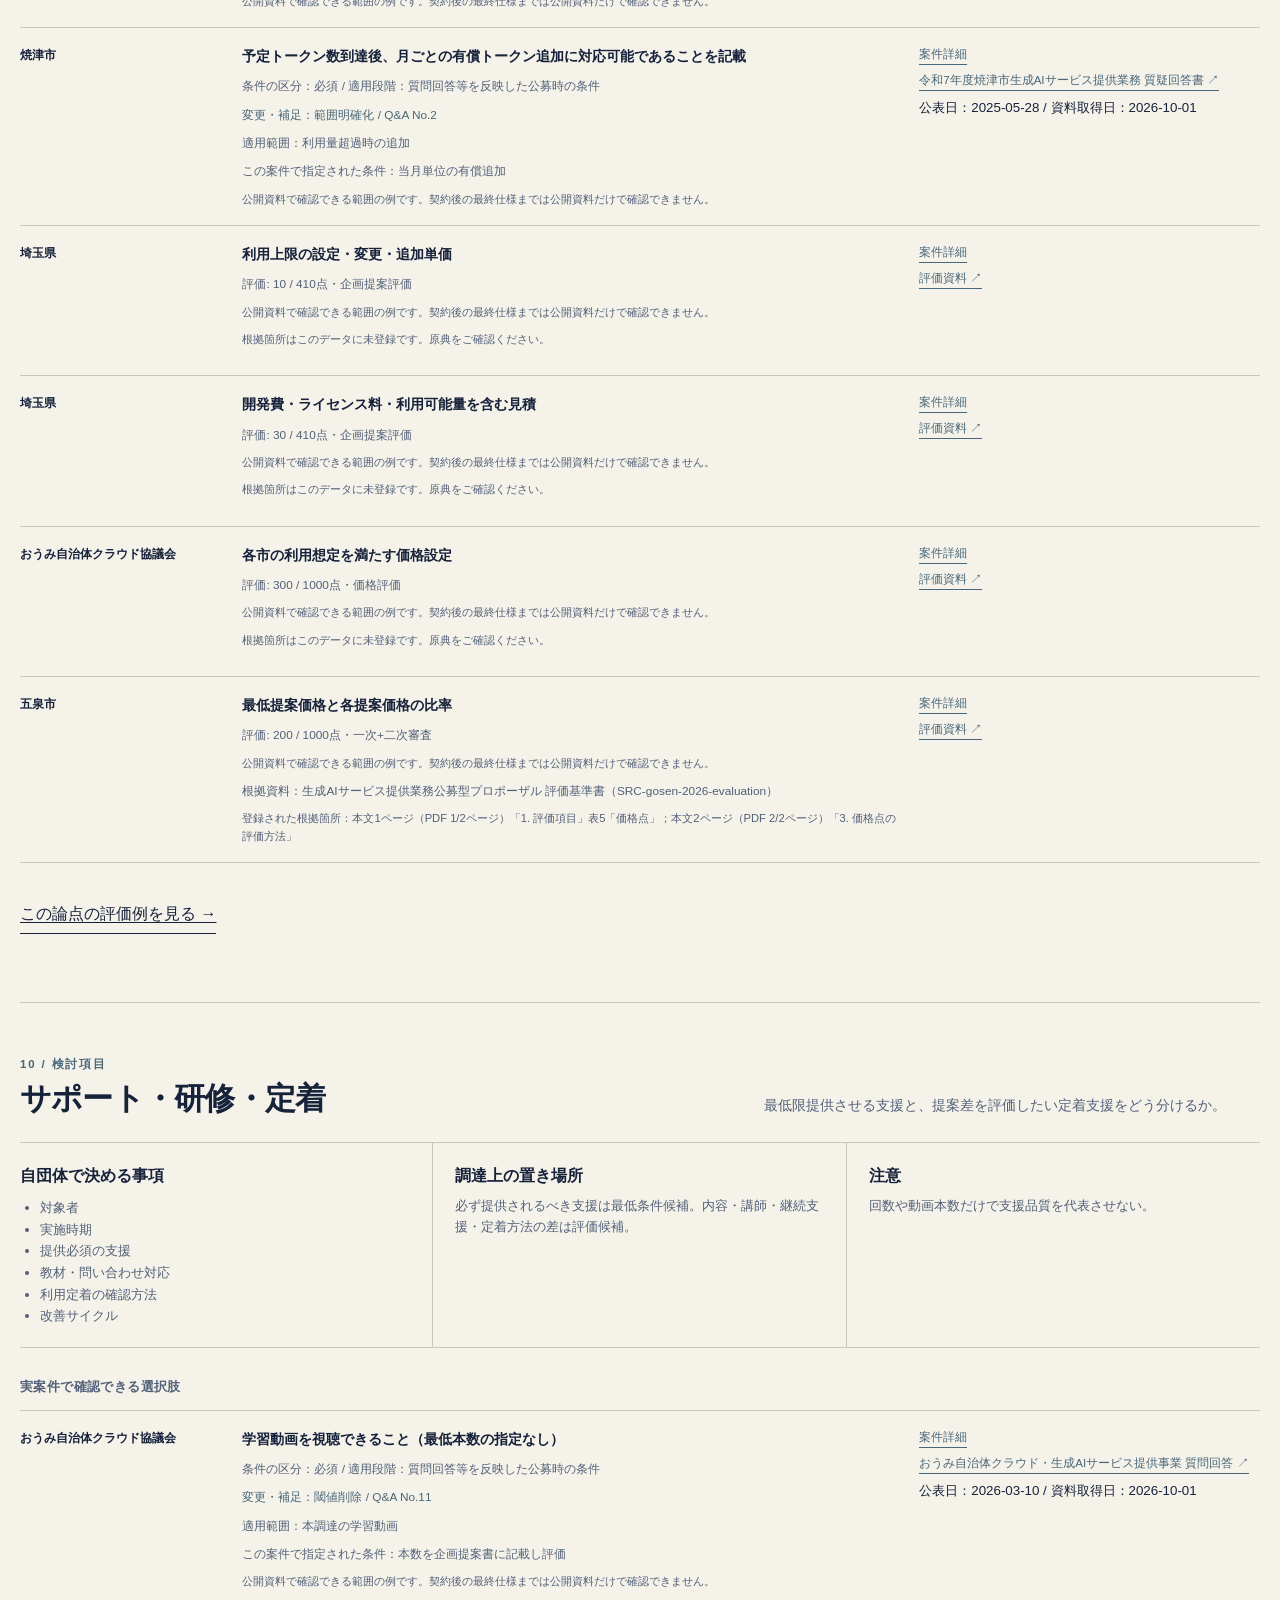
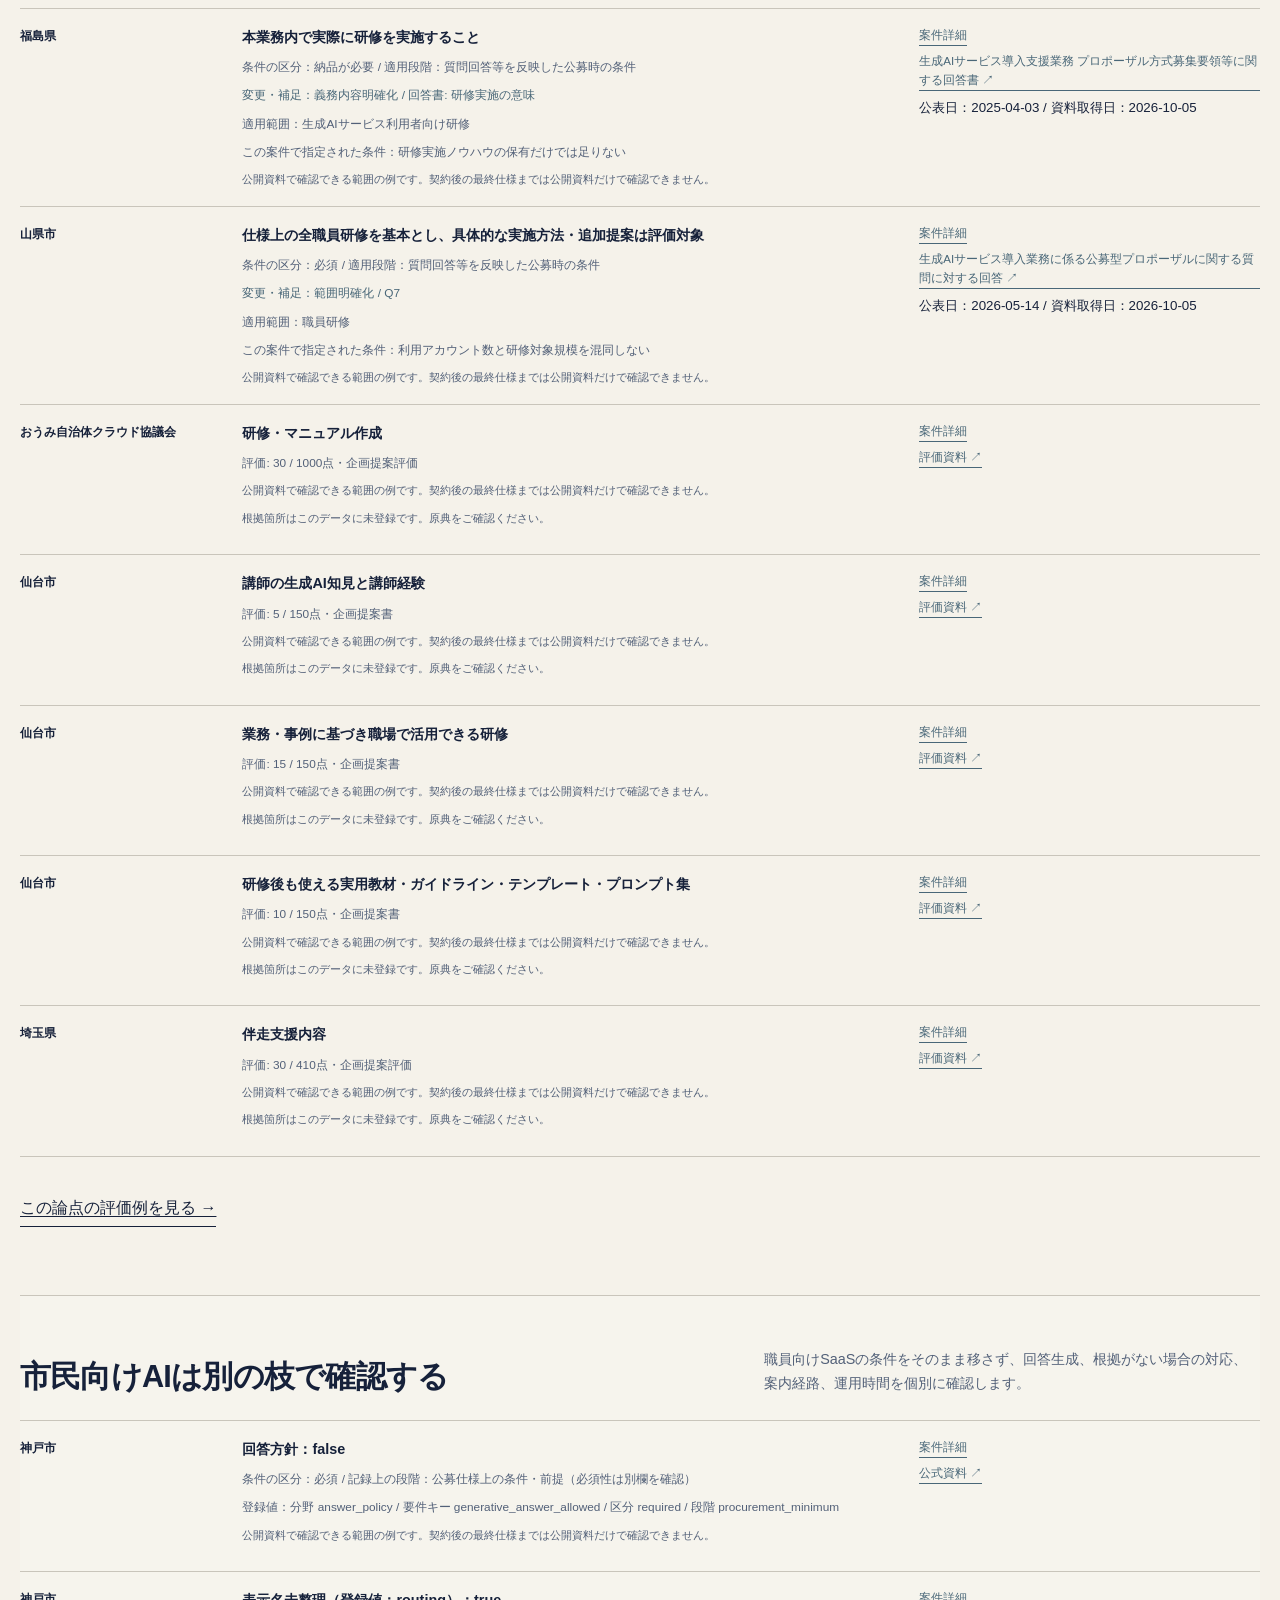
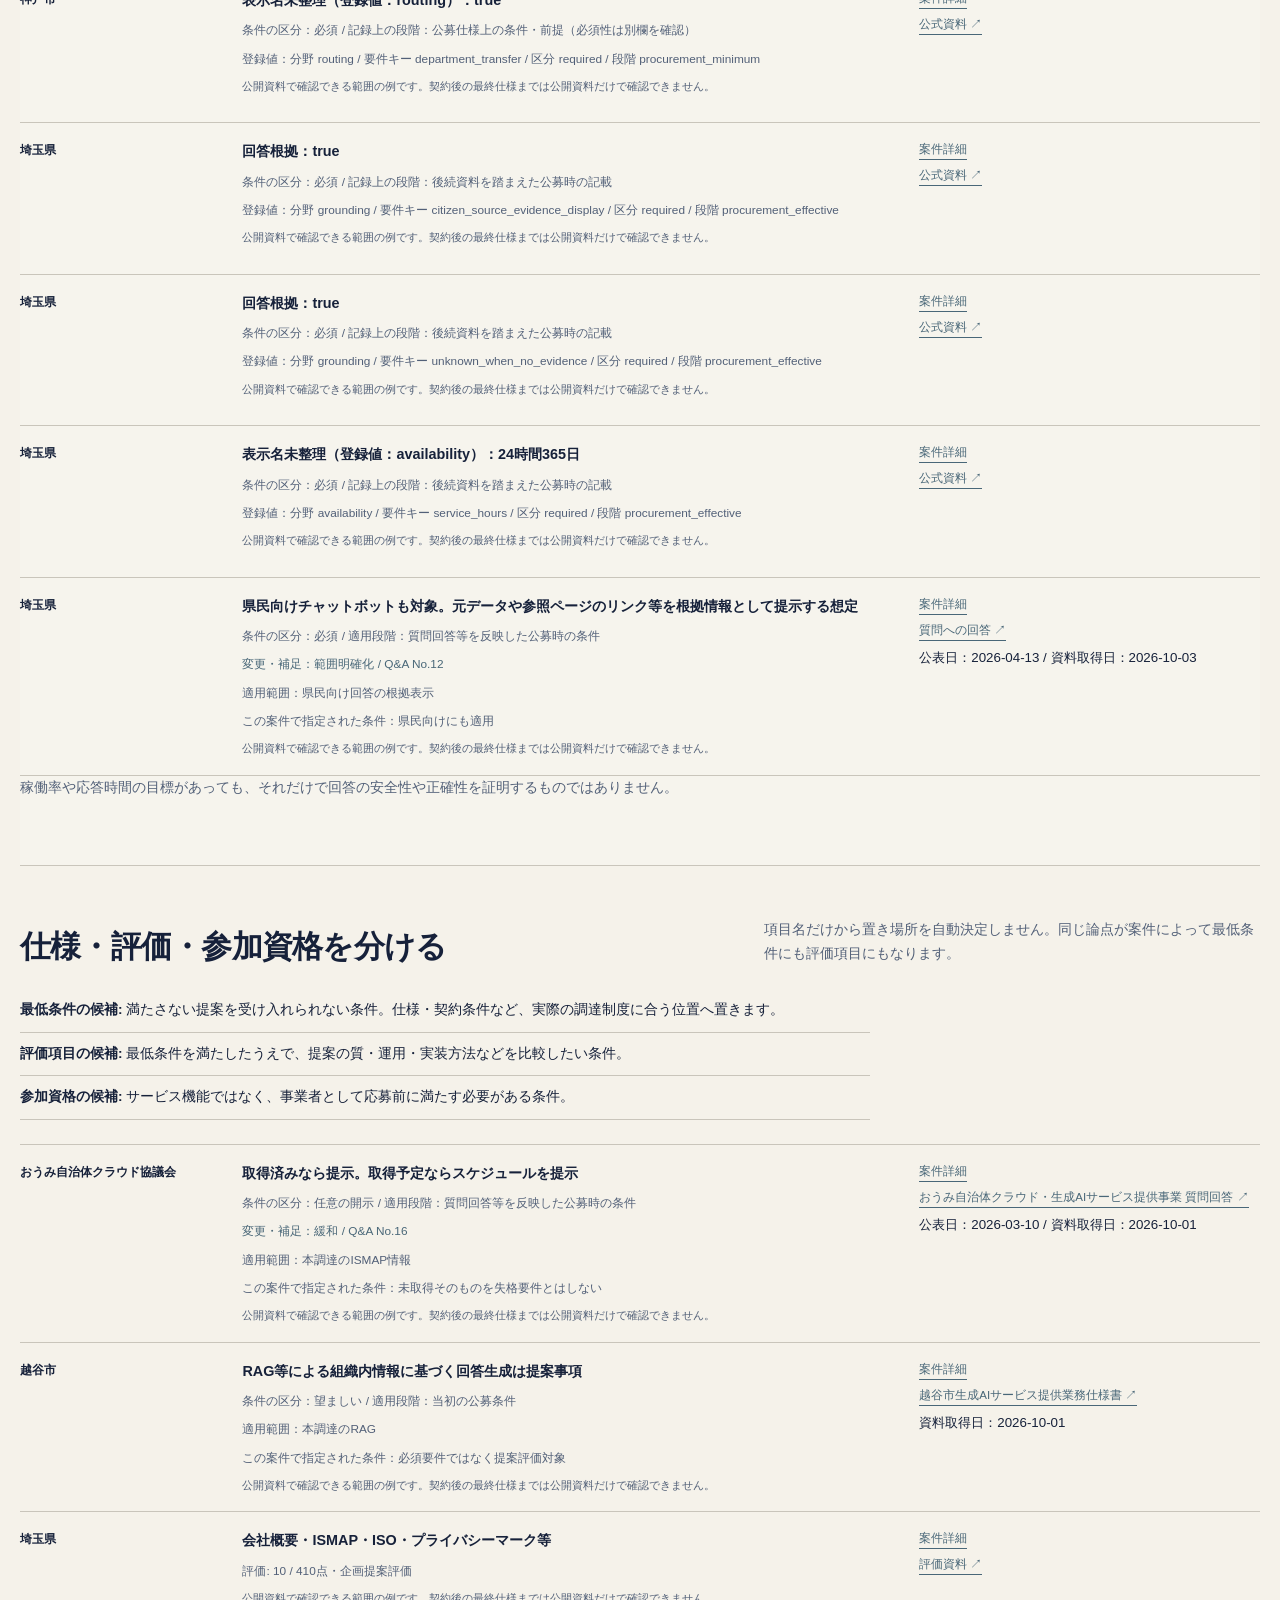
<file: drafting.html>
<!doctype html>
<html lang="ja">
<head>
  <meta charset="utf-8">
  <meta name="viewport" content="width=device-width, initial-scale=1">
  <meta name="description" content="自治体AI調達の仕様作成支援。実案件の有効要件・評価基準・業務特化要件を参照しながら、自団体で決める変数、調達上の置き場所、公開資料で確認できる範囲を整理します。">
  <meta property="og:title" content="AI調達の仕様条件を検討する | Public Sector AI Procurement Japan">
  <meta property="og:description" content="他自治体の文言をコピーせず、自団体で決める変数と調達上の役割を公開資料で確認できる範囲を示しながら整理。">
  <meta property="og:type" content="website">
  <meta property="og:site_name" content="Public Sector AI Procurement Japan">
  <meta property="og:url" content="https://josh-temple.github.io/public-sector-ai-procurement-japan/drafting.html">
  <meta name="twitter:card" content="summary">
  <link rel="canonical" href="https://josh-temple.github.io/public-sector-ai-procurement-japan/drafting.html">
  <title>AI調達の仕様条件を検討する | Public Sector AI Procurement Japan</title>
  <link rel="stylesheet" href="./assets/site.css">
  <script src="./assets/drafting.js" defer></script>
</head>
<body>
  <a class="skip-link" href="#main">本文へ移動</a>
  <header class="site-header">
    <div class="shell header-inner">
      <div>
        <p class="eyebrow">自治体のAI調達・公開事例</p>
        <h1>AI調達の仕様条件を検討する</h1>
      </div>
      <nav class="site-nav" aria-label="主要ページ">
          <a href="./index.html#search-heading">調達事例</a>
          <a href="./drafting.html" aria-current="page">仕様を検討</a>
          <a href="./evaluation.html">評価基準</a>
          <a href="./insights.html">事例の解説</a>
          <a href="./methodology.html">資料の確認方法</a>
        </nav>
    </div>
  </header>

  <main id="main">
    <section class="hero shell">
      <p class="hero-copy">
        他自治体の公募事例を参考に、自団体で決める仕様条件を整理できます。掲載例は検討材料であり、設定値や必須・任意の区分を推奨するものではありません。
      </p>
      <p class="scope-note">
        このページは法令・政府標準・標準仕様書ではありません。収録済みの公開資料を、仕様検討の判断材料として再利用するための画面です。公開資料で公募時の有効要件を確認できても、契約後の最終仕様まで再構成できるとは限りません。
      </p>
    </section>

    <section class="themes shell" aria-labelledby="drafting-index">
      <div class="section-heading split-heading">
        <div>
          
          <h2 id="drafting-index">仕様に書く前に確認したい条件</h2>
        </div>
        <p class="section-lead">各論点で、自団体で決める事項 → 調達上の役割 → 他自治体の事例 → 資料で確認できる範囲の順に確認します。</p>
      </div>
      <div id="drafting-topic-links" class="theme-links"></div>
      <p id="drafting-load-status" class="scope-note" role="status" aria-live="polite" aria-atomic="true"></p>
    </section>

    <section class="reading shell" aria-labelledby="drafting-workflow">
      <div class="section-heading split-heading">
        <div><h2 id="drafting-workflow">使い方</h2></div>
        <p class="section-lead">数値の相場を探す画面ではなく、仕様化する前提と未決事項を見つけるための画面です。</p>
      </div>
      <div class="reading-grid">
        <div><h3>1. 自団体で決める事項を確認する</h3><p>対象者、利用量、データ範囲、ネットワーク、運用責任など、比較前に自団体で決める変数を確認します。</p></div>
        <div><h3>2. 調達上の役割を決める</h3><p>満たさない提案を受け入れられない条件、より良い提案を比べたい条件、事業者として事前に満たす条件を分けます。</p></div>
        <div><h3>3. 他自治体の公募資料と比較する</h3><p>実案件の有効要件・評価基準・業務特化要件へ戻り、Q&Aによる変更や契約最終状態の確認限界も含めて読みます。</p></div>
      </div>
    </section>

    <div id="drafting-sections"></div>

    <section class="reading shell citizen-branch" aria-labelledby="citizen-branch">
      <div class="section-heading split-heading">
        <div><h2 id="citizen-branch">市民向けAIは別の枝で確認する</h2></div>
        <p class="section-lead">職員向けSaaSの条件をそのまま移さず、回答生成、根拠がない場合の対応、案内経路、運用時間を個別に確認します。</p>
      </div>
      <div id="citizen-examples" class="drafting-evidence-list"></div>
      <p class="scope-note">稼働率や応答時間の目標があっても、それだけで回答の安全性や正確性を証明するものではありません。</p>
    </section>

    <section class="reading shell" aria-labelledby="role-guide">
      <div class="section-heading split-heading">
        <div><h2 id="role-guide">仕様・評価・参加資格を分ける</h2></div>
        <p class="section-lead">項目名だけから置き場所を自動決定しません。同じ論点が案件によって最低条件にも評価項目にもなります。</p>
      </div>
      <div class="role-guide">
        <p><strong>最低条件の候補:</strong> 満たさない提案を受け入れられない条件。仕様・契約条件など、実際の調達制度に合う位置へ置きます。</p>
        <p><strong>評価項目の候補:</strong> 最低条件を満たしたうえで、提案の質・運用・実装方法などを比較したい条件。</p>
        <p><strong>参加資格の候補:</strong> サービス機能ではなく、事業者として応募前に満たす必要がある条件。</p>
      </div>
      <div id="role-examples" class="drafting-evidence-list"></div>
      <p class="scope-note">この3分類は設計のための問いです。特定の条件をどこへ置くべきかを、この調査データだけから法的・制度的に確定するものではありません。</p>
    </section>

    <section class="reading shell" aria-labelledby="drafting-next">
      <div class="section-heading split-heading">
        <div><h2 id="drafting-next">次に確認する場所</h2></div>
        <p class="section-lead">文章化する前に、比較対象の元資料とQ&A反映後の条件を確認します。</p>
      </div>
      <p class="case-dialog-actions">
        <a class="text-button" href="./checklist.html">論点発見のチェックリストへ →</a>
        <a class="text-button" href="./evaluation.html">評価へ分ける →</a>
        <a class="text-button" href="./index.html#requirement-explorer">有効要件を横断比較する →</a>
        <a class="text-button" href="./methodology.html">資料の確認範囲を確認する →</a>
      </p>
    </section>
  </main>

  <footer class="site-footer">
    <div class="shell">
      <p>掲載した条件は公募資料から整理した事例であり、推奨値ではありません。転用前に公式資料を確認してください。</p>
    </div>
  <nav class="site-footer-links shell" aria-label="関連ページ">
  <a href="./index.html">サイトトップ</a>
  <a href="./checklist.html">仕様検討のチェックリスト</a>
  <a href="./case-study.html">個人研究の事例</a>
  <a href="https://github.com/Josh-Temple/public-sector-ai-procurement-japan">データと調査記録（GitHub）</a>
</nav>
</footer>
</body>
</html>
</file>
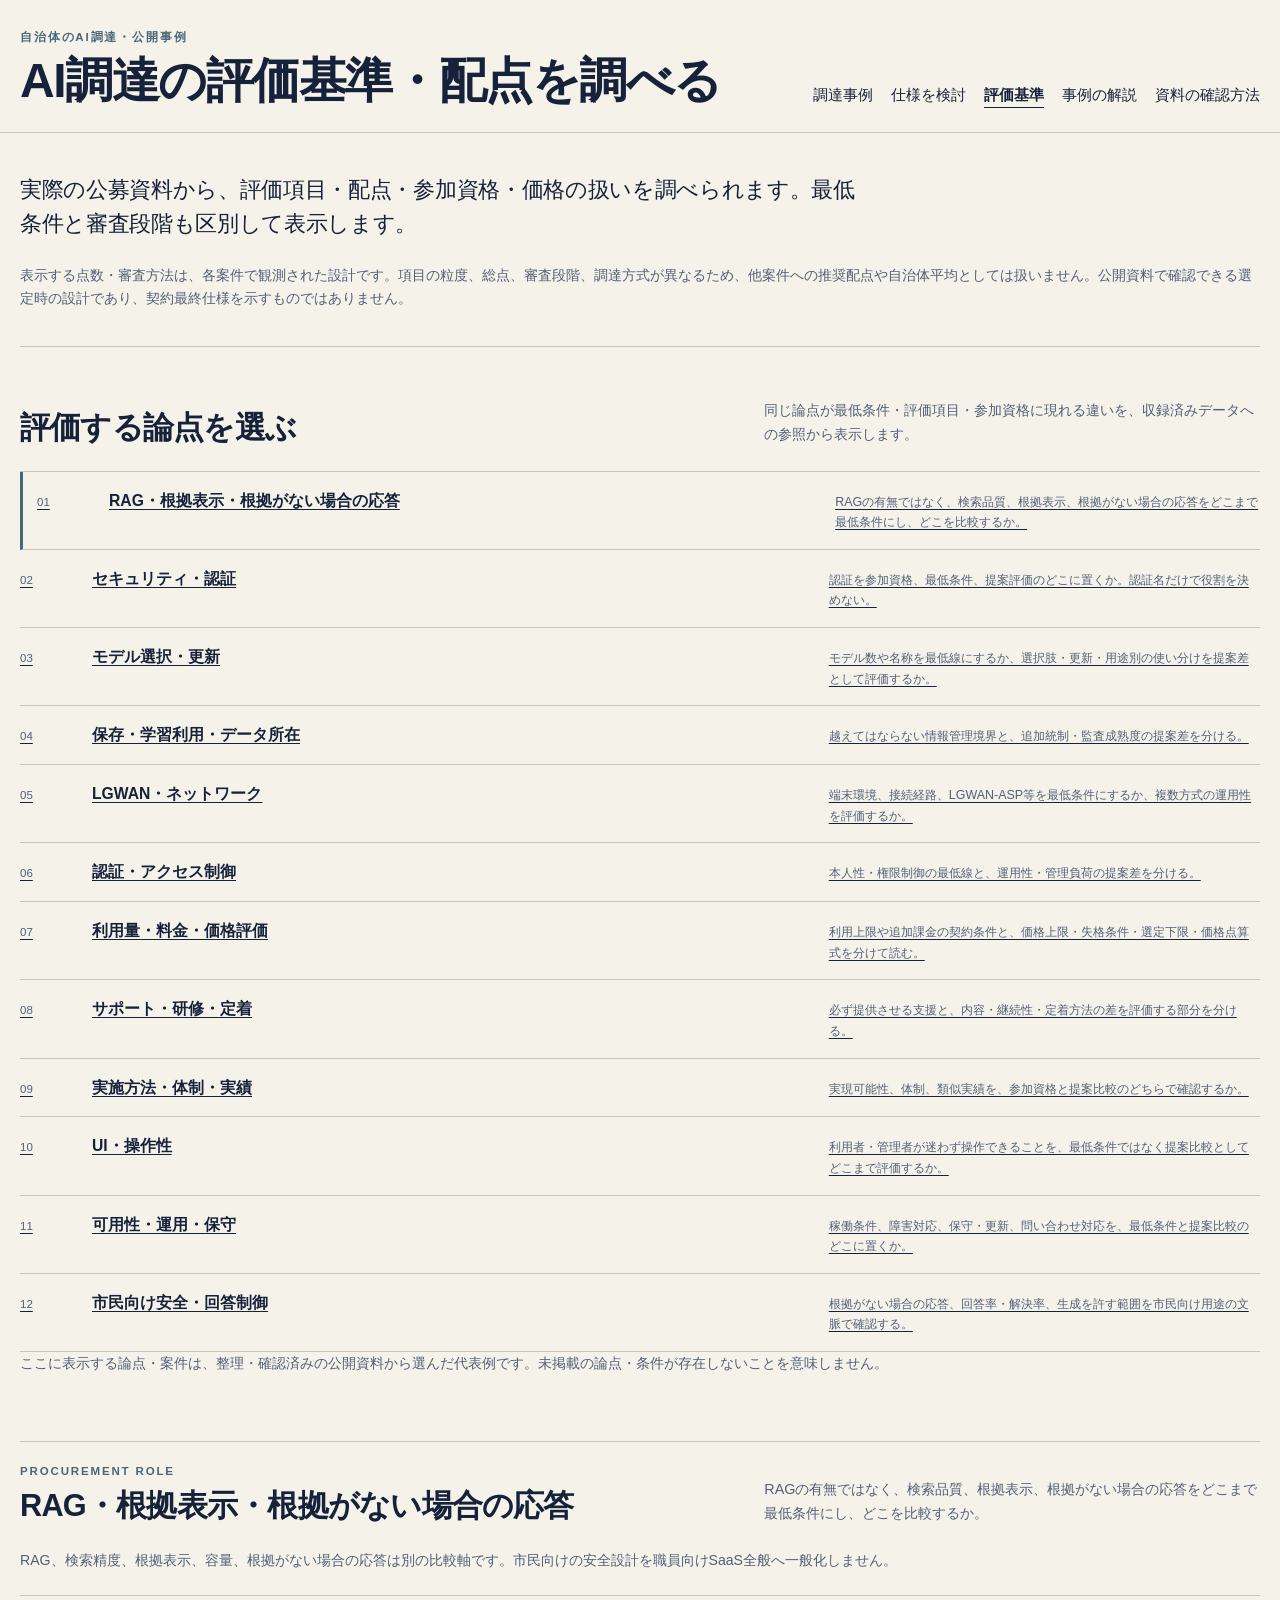
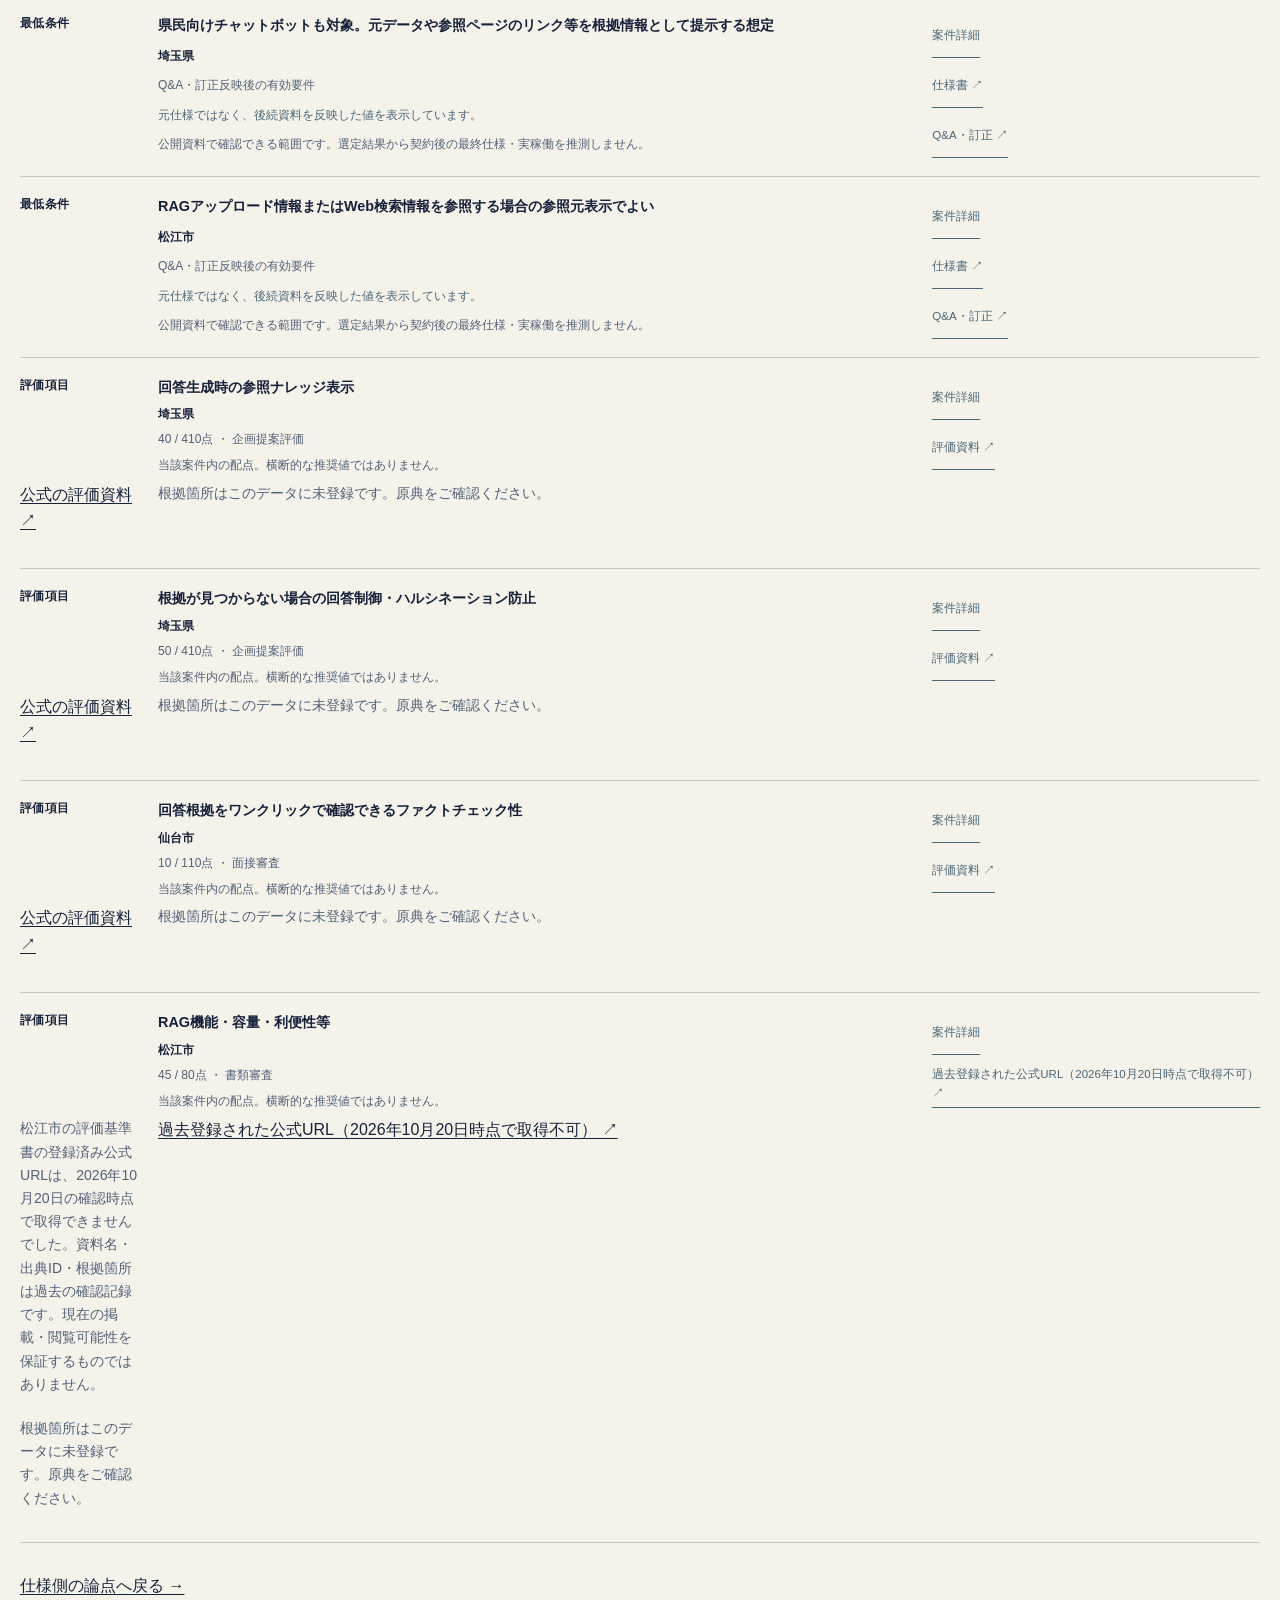
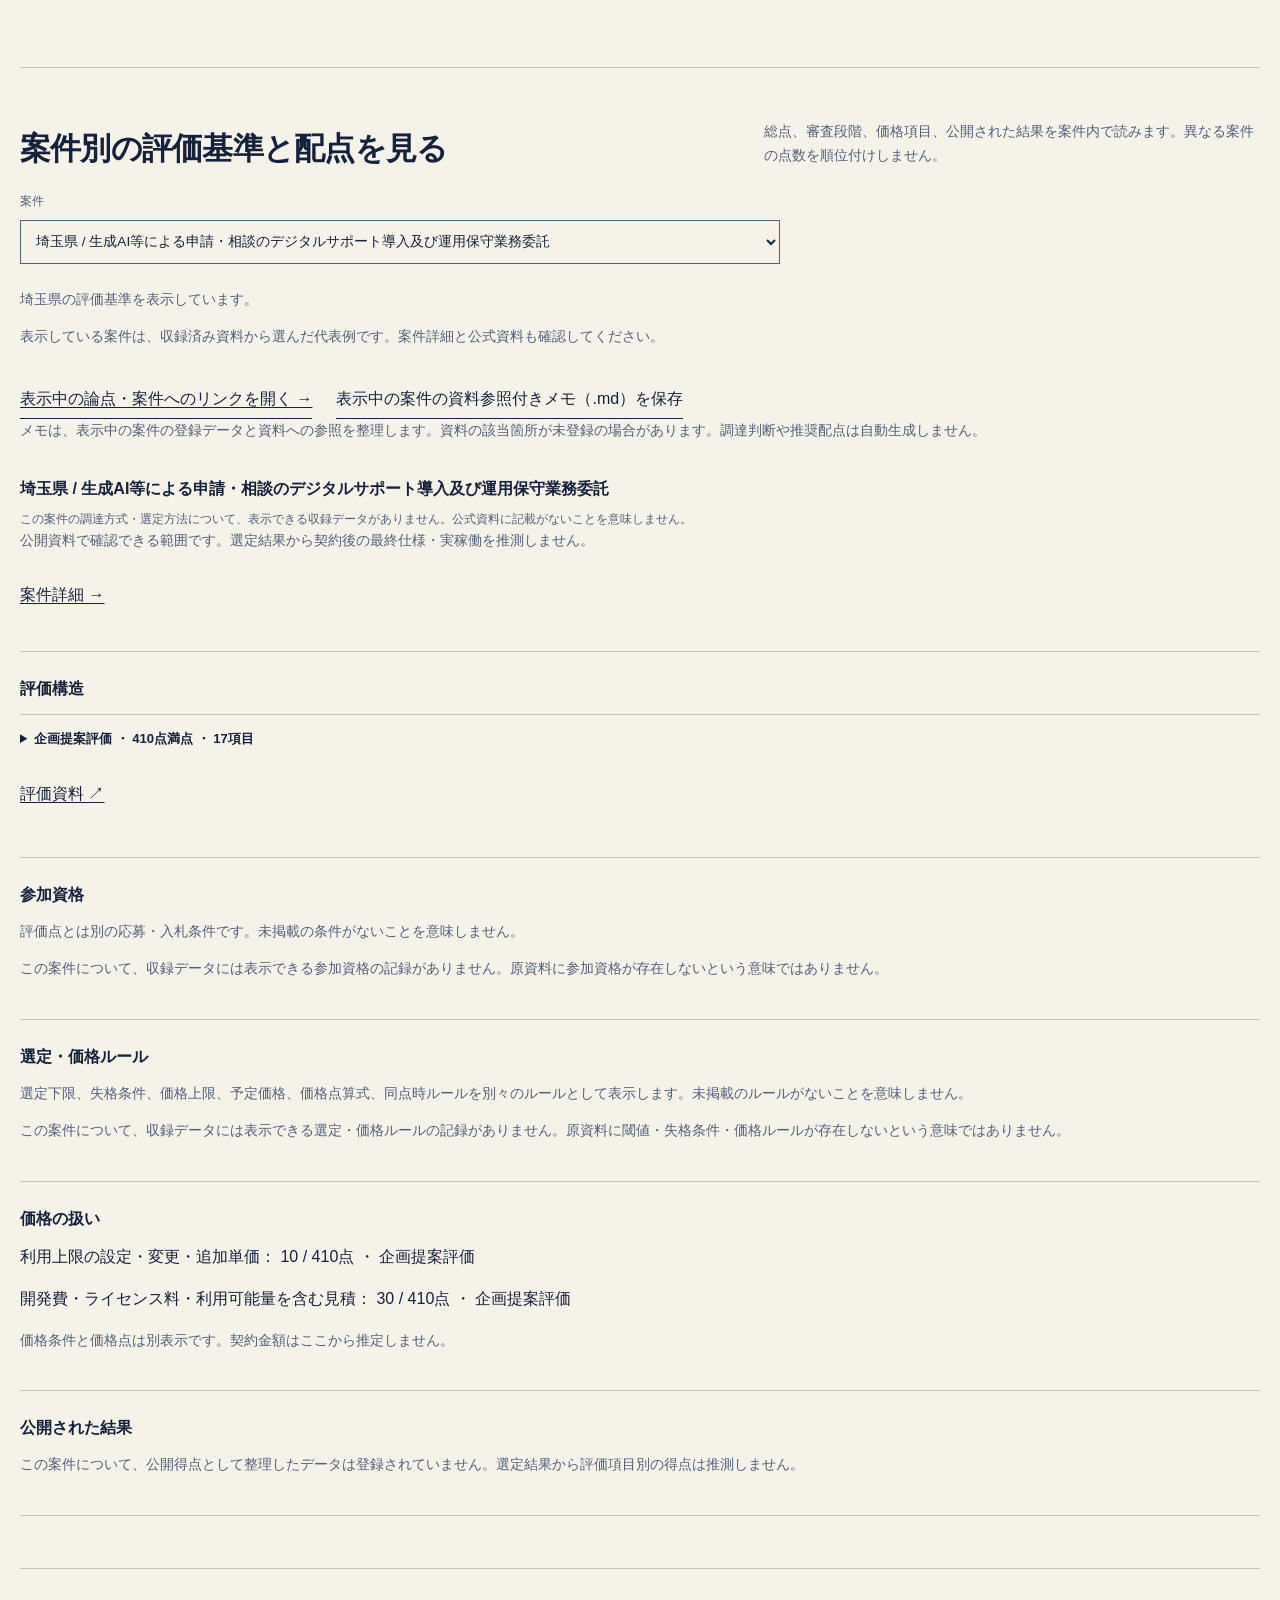
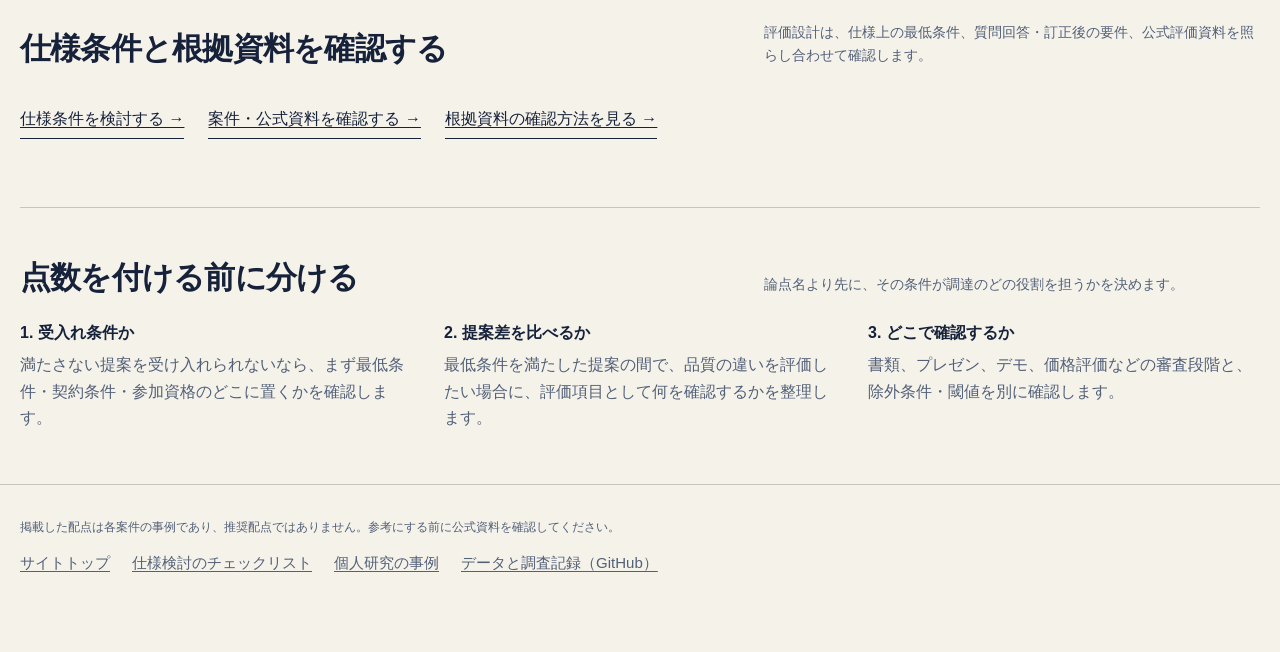
<file: evaluation.html>
<!doctype html>
<html lang="ja">
<head>
  <meta charset="utf-8">
  <meta name="viewport" content="width=device-width, initial-scale=1">
  <meta name="description" content="自治体AI調達の評価・配点設計支援。実案件の評価項目、最低条件、参加資格、価格評価を根拠資料に照らして読み分けます。">
  <meta property="og:title" content="AI調達の評価基準・配点を調べる | Public Sector AI Procurement Japan">
  <meta property="og:description" content="実案件の配点を案件内の文脈で読み、最低条件・評価項目・参加資格・価格を混同せずに比較します。">
  <meta property="og:type" content="website">
  <meta property="og:site_name" content="Public Sector AI Procurement Japan">
  <meta property="og:url" content="https://josh-temple.github.io/public-sector-ai-procurement-japan/evaluation.html">
  <meta name="twitter:card" content="summary">
  <link rel="canonical" href="https://josh-temple.github.io/public-sector-ai-procurement-japan/evaluation.html">
  <title>AI調達の評価基準・配点を調べる | Public Sector AI Procurement Japan</title>
  <link rel="stylesheet" href="./assets/site.css">
  <script src="./assets/procurement-copy.js" defer></script>
  <script src="./assets/evaluation.js" defer></script>
</head>
<body>
  <a class="skip-link" href="#main">本文へ移動</a>
  <header class="site-header">
    <div class="shell header-inner">
      <div>
        <p class="eyebrow">自治体のAI調達・公開事例</p>
        <h1>AI調達の評価基準・配点を調べる</h1>
      </div>
      <nav class="site-nav" aria-label="主要ページ">
          <a href="./index.html#search-heading">調達事例</a>
          <a href="./drafting.html">仕様を検討</a>
          <a href="./evaluation.html" aria-current="page">評価基準</a>
          <a href="./insights.html">事例の解説</a>
          <a href="./methodology.html">資料の確認方法</a>
        </nav>
    </div>
  </header>

  <main id="main">
    <section class="hero shell">
      <p class="hero-copy">実際の公募資料から、評価項目・配点・参加資格・価格の扱いを調べられます。最低条件と審査段階も区別して表示します。</p>
      <p class="scope-note">表示する点数・審査方法は、各案件で観測された設計です。項目の粒度、総点、審査段階、調達方式が異なるため、他案件への推奨配点や自治体平均としては扱いません。公開資料で確認できる選定時の設計であり、契約最終仕様を示すものではありません。</p>
    </section>

    <section class="themes shell" aria-labelledby="evaluation-topics">
      <div class="section-heading split-heading">
        <div><h2 id="evaluation-topics">評価する論点を選ぶ</h2></div>
        <p class="section-lead">同じ論点が最低条件・評価項目・参加資格に現れる違いを、収録済みデータへの参照から表示します。</p>
      </div>
      <div id="evaluation-topic-links" class="theme-links"></div>
      <p class="scope-note" data-evaluation-subset="representative">ここに表示する論点・案件は、整理・確認済みの公開資料から選んだ代表例です。未掲載の論点・条件が存在しないことを意味しません。</p>
    </section>

    <section class="reading shell evaluation-topic-detail" aria-labelledby="evaluation-topic-heading">
      <div id="evaluation-topic-detail">
        <p class="loading">評価データを読み込んでいます。</p>
      </div>
    </section>

    <section class="reading shell" aria-labelledby="evaluation-case-view">
      <div class="section-heading split-heading">
        <div><h2 id="evaluation-case-view">案件別の評価基準と配点を見る</h2></div>
        <p class="section-lead">総点、審査段階、価格項目、公開された結果を案件内で読みます。異なる案件の点数を順位付けしません。</p>
      </div>
      <label class="evaluation-case-picker">案件
        <select id="evaluation-case-select" aria-label="評価構造を見る案件"></select>
      </label>
      <p id="evaluation-update-status" class="scope-note" role="status" aria-live="polite" aria-atomic="true"></p>
      <p class="scope-note">表示している案件は、収録済み資料から選んだ代表例です。案件詳細と公式資料も確認してください。</p>
      <div class="case-dialog-actions evaluation-export-actions" aria-label="表示中の案件・論点を共有">
        <a id="evaluation-share-link" class="text-button" href="./evaluation.html">表示中の論点・案件へのリンクを開く →</a>
        <button id="evaluation-memo-download" class="text-button" type="button">表示中の案件の資料参照付きメモ（.md）を保存</button>
      </div>
      <p class="scope-note">メモは、表示中の案件の登録データと資料への参照を整理します。資料の該当箇所が未登録の場合があります。調達判断や推奨配点は自動生成しません。</p>
      <div id="evaluation-case-detail"></div>
    </section>

    <section class="reading shell" aria-labelledby="evaluation-next">
      <div class="section-heading split-heading">
        <div><h2 id="evaluation-next">仕様条件と根拠資料を確認する</h2></div>
        <p class="section-lead">評価設計は、仕様上の最低条件、質問回答・訂正後の要件、公式評価資料を照らし合わせて確認します。</p>
      </div>
      <p class="case-dialog-actions">
        <a class="text-button" href="./drafting.html">仕様条件を検討する →</a>
        <a class="text-button" href="./index.html">案件・公式資料を確認する →</a>
        <a class="text-button" href="./methodology.html">根拠資料の確認方法を見る →</a>
      </p>
    </section>
    <section class="reading shell" aria-labelledby="evaluation-flow">
      <div class="section-heading split-heading">
        <div><h2 id="evaluation-flow">点数を付ける前に分ける</h2></div>
        <p class="section-lead">論点名より先に、その条件が調達のどの役割を担うかを決めます。</p>
      </div>
      <div class="reading-grid">
        <div><h3>1. 受入れ条件か</h3><p>満たさない提案を受け入れられないなら、まず最低条件・契約条件・参加資格のどこに置くかを確認します。</p></div>
        <div><h3>2. 提案差を比べるか</h3><p>最低条件を満たした提案の間で、品質の違いを評価したい場合に、評価項目として何を確認するかを整理します。</p></div>
        <div><h3>3. どこで確認するか</h3><p>書類、プレゼン、デモ、価格評価などの審査段階と、除外条件・閾値を別に確認します。</p></div>
      </div>
    </section>
  </main>

  <footer class="site-footer"><div class="shell"><p>掲載した配点は各案件の事例であり、推奨配点ではありません。参考にする前に公式資料を確認してください。</p></div><nav class="site-footer-links shell" aria-label="関連ページ">
  <a href="./index.html">サイトトップ</a>
  <a href="./checklist.html">仕様検討のチェックリスト</a>
  <a href="./case-study.html">個人研究の事例</a>
  <a href="https://github.com/Josh-Temple/public-sector-ai-procurement-japan">データと調査記録（GitHub）</a>
</nav>
</footer>
</body>
</html>
</file>
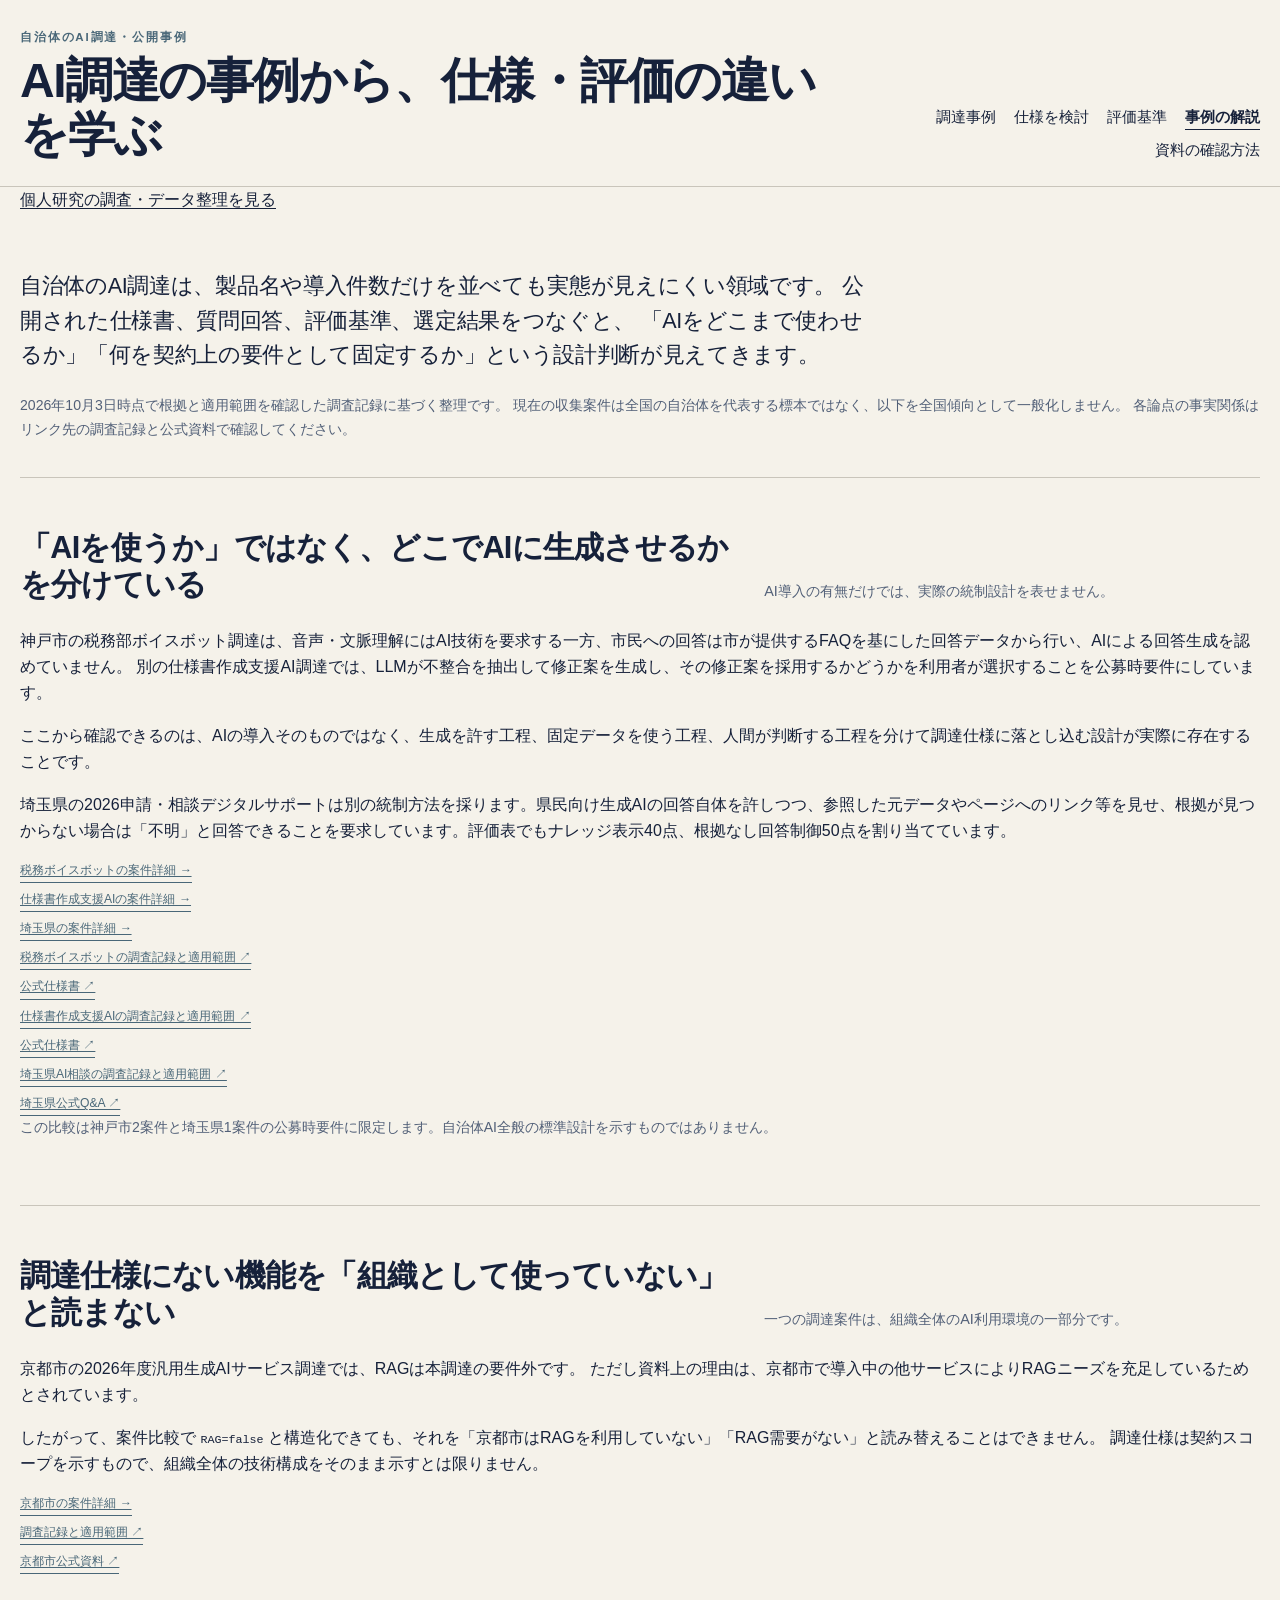
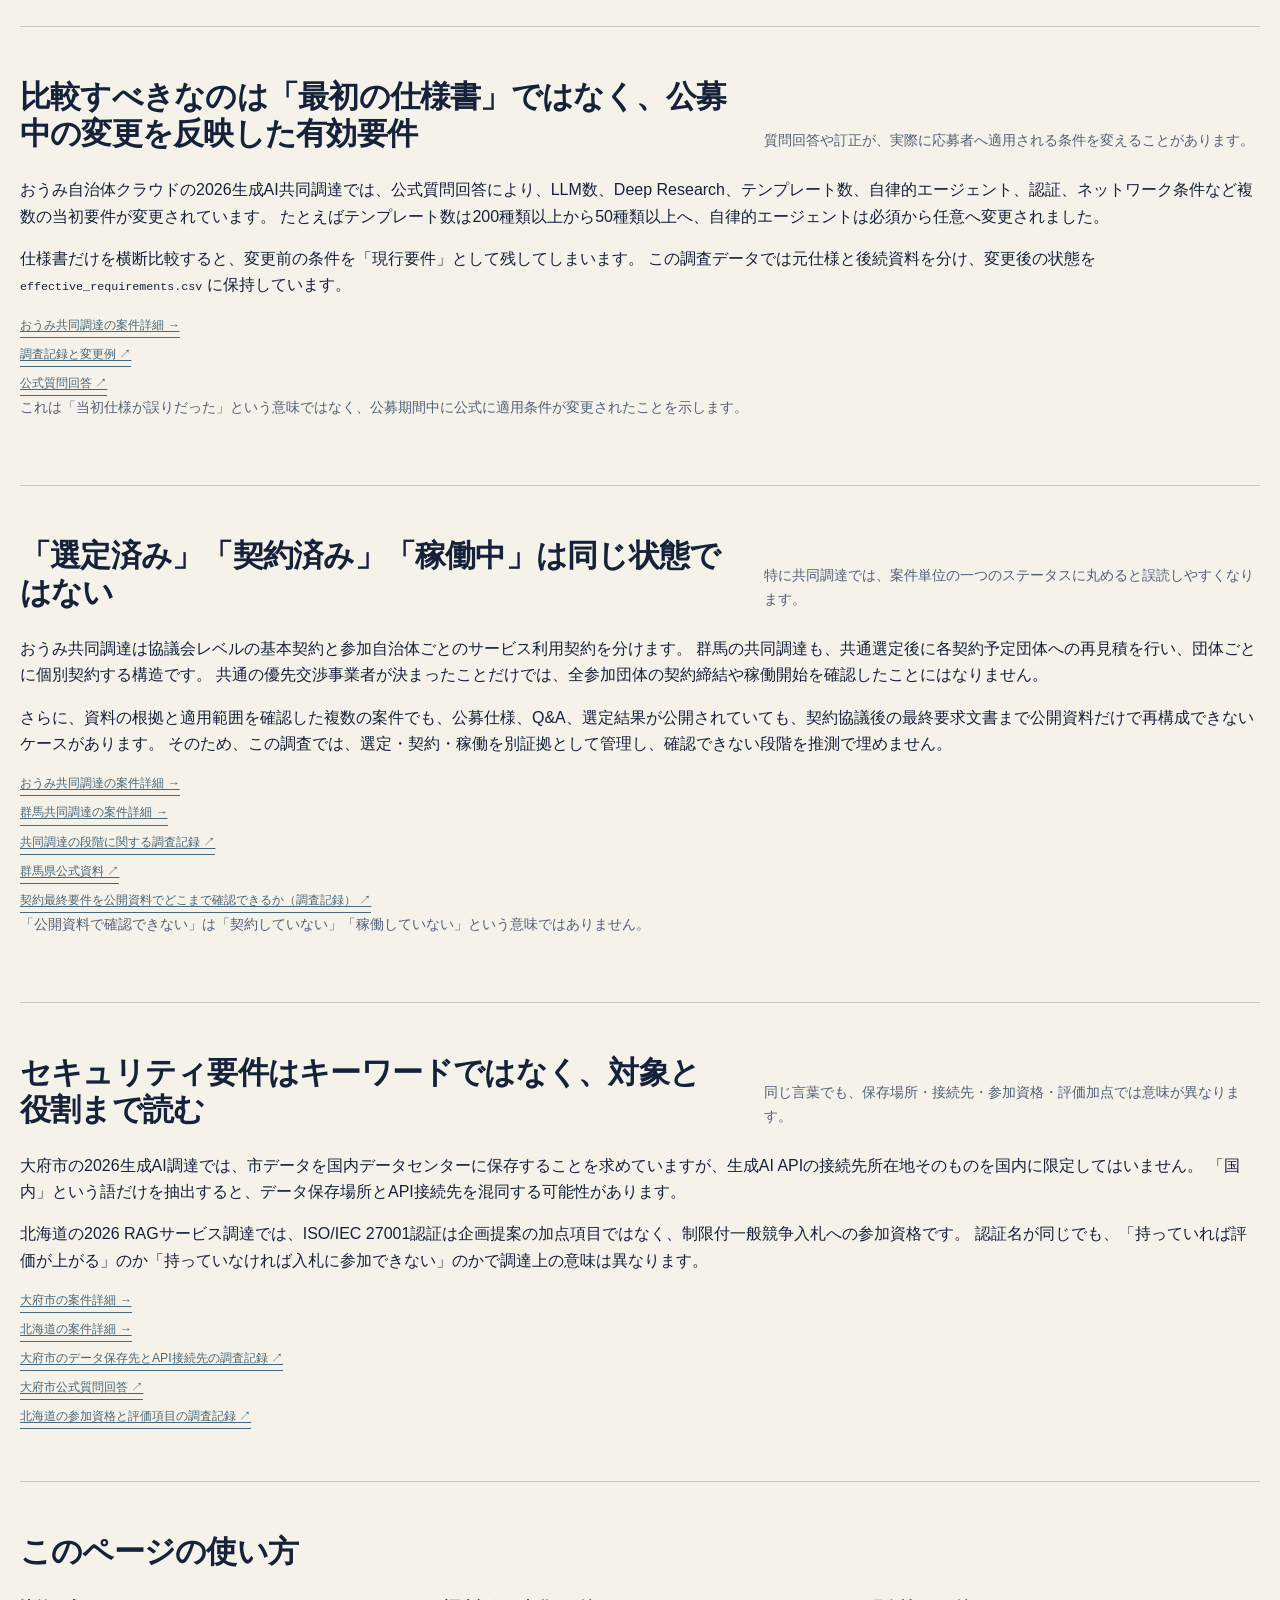
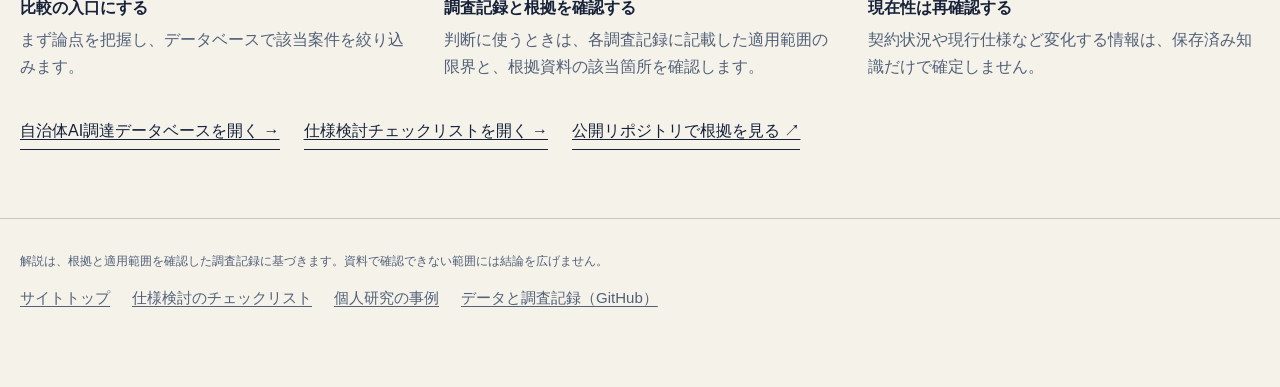
<file: insights.html>
<!doctype html>
<html lang="ja">
<head>
  <meta charset="utf-8">
  <meta name="viewport" content="width=device-width, initial-scale=1">
  <meta name="description" content="自治体の生成AI調達を一次資料で比較して見えてきた、AI利用境界、RAG、要件変更、共同調達、セキュリティ要件の5つの設計論点。">
  <meta property="og:title" content="AI調達の事例から、仕様・評価の違いを学ぶ | Public Sector AI Procurement Japan">
  <meta property="og:description" content="自治体の生成AI調達を一次資料で比較して見えてきた、AI利用境界、RAG、要件変更、共同調達、セキュリティ要件の5つの設計論点。">
  <meta property="og:type" content="website">
  <meta property="og:site_name" content="Public Sector AI Procurement Japan">
  <meta property="og:url" content="https://josh-temple.github.io/public-sector-ai-procurement-japan/insights.html">
  <meta name="twitter:card" content="summary">
  <link rel="canonical" href="https://josh-temple.github.io/public-sector-ai-procurement-japan/insights.html">
  <title>AI調達の事例から、仕様・評価の違いを学ぶ | Public Sector AI Procurement Japan</title>
  <link rel="stylesheet" href="./assets/site.css">
</head>
<body>
  <a class="skip-link" href="#main">本文へ移動</a>
  <header class="site-header">
    <div class="shell header-inner">
      <div>
        <p class="eyebrow">自治体のAI調達・公開事例</p>
        <h1>AI調達の事例から、仕様・評価の違いを学ぶ</h1>
      </div>
<nav class="site-nav" aria-label="主要ページ">
          <a href="./index.html#search-heading">調達事例</a>
          <a href="./drafting.html">仕様を検討</a>
          <a href="./evaluation.html">評価基準</a>
          <a href="./insights.html" aria-current="page">事例の解説</a>
          <a href="./methodology.html">資料の確認方法</a>
        </nav>
    </div>
  </header>

  <main id="main">
<p class="shell"><a href="./case-study.html">個人研究の調査・データ整理を見る</a></p>
    <section class="hero shell">
      <p class="hero-copy">
        自治体のAI調達は、製品名や導入件数だけを並べても実態が見えにくい領域です。
        公開された仕様書、質問回答、評価基準、選定結果をつなぐと、
        「AIをどこまで使わせるか」「何を契約上の要件として固定するか」という設計判断が見えてきます。
      </p>
      <p class="scope-note">
        2026年10月3日時点で根拠と適用範囲を確認した調査記録に基づく整理です。
        現在の収集案件は全国の自治体を代表する標本ではなく、以下を全国傾向として一般化しません。
        各論点の事実関係はリンク先の調査記録と公式資料で確認してください。
      </p>
    </section>

    <section class="reading shell" aria-labelledby="point-1">
      <div class="section-heading split-heading">
        <div>
          
          <h2 id="point-1">「AIを使うか」ではなく、どこでAIに生成させるかを分けている</h2>
        </div>
        <p class="section-lead">AI導入の有無だけでは、実際の統制設計を表せません。</p>
      </div>
      <p>
        神戸市の税務部ボイスボット調達は、音声・文脈理解にはAI技術を要求する一方、市民への回答は市が提供するFAQを基にした回答データから行い、AIによる回答生成を認めていません。
        別の仕様書作成支援AI調達では、LLMが不整合を抽出して修正案を生成し、その修正案を採用するかどうかを利用者が選択することを公募時要件にしています。
      </p>
      <p>
        ここから確認できるのは、AIの導入そのものではなく、生成を許す工程、固定データを使う工程、人間が判断する工程を分けて調達仕様に落とし込む設計が実際に存在することです。
      </p>
      <p>
        埼玉県の2026申請・相談デジタルサポートは別の統制方法を採ります。県民向け生成AIの回答自体を許しつつ、参照した元データやページへのリンク等を見せ、根拠が見つからない場合は「不明」と回答できることを要求しています。評価表でもナレッジ表示40点、根拠なし回答制御50点を割り当てています。
      </p>
      <div class="highlight-links">
        <a href="./index.html?case=kobe-2026-tax-voicebot">税務ボイスボットの案件詳細 →</a>
        <a href="./index.html?case=kobe-2026-spec-authoring-ai">仕様書作成支援AIの案件詳細 →</a>
        <a href="./index.html?case=saitama-2026-ai-digital-support">埼玉県の案件詳細 →</a>
        <a href="https://github.com/Josh-Temple/public-sector-ai-procurement-japan/blob/main/claims/CLM-kobe-2026-voicebot-no-generated-answer.md">税務ボイスボットの調査記録と適用範囲 ↗</a>
        <a href="https://www.city.kobe.lg.jp/documents/83354/shiyosyo.pdf" target="_blank" rel="noreferrer">公式仕様書 ↗</a>
        <a href="https://github.com/Josh-Temple/public-sector-ai-procurement-japan/blob/main/claims/CLM-kobe-2026-spec-authoring-human-in-loop.md">仕様書作成支援AIの調査記録と適用範囲 ↗</a>
        <a href="https://www.city.kobe.lg.jp/documents/83634/20260212210529.pdf" target="_blank" rel="noreferrer">公式仕様書 ↗</a>
        <a href="https://github.com/Josh-Temple/public-sector-ai-procurement-japan/blob/main/claims/CLM-saitama-2026-citizen-grounding-control.md">埼玉県AI相談の調査記録と適用範囲 ↗</a>
        <a href="https://www.pref.saitama.lg.jp/documents/281399/080413answer.pdf" target="_blank" rel="noreferrer">埼玉県公式Q&A ↗</a>
      </div>
      <p class="scope-note">この比較は神戸市2案件と埼玉県1案件の公募時要件に限定します。自治体AI全般の標準設計を示すものではありません。</p>
    </section>

    <section class="reading shell" aria-labelledby="point-2">
      <div class="section-heading split-heading">
        <div>
          
          <h2 id="point-2">調達仕様にない機能を「組織として使っていない」と読まない</h2>
        </div>
        <p class="section-lead">一つの調達案件は、組織全体のAI利用環境の一部分です。</p>
      </div>
      <p>
        京都市の2026年度汎用生成AIサービス調達では、RAGは本調達の要件外です。
        ただし資料上の理由は、京都市で導入中の他サービスによりRAGニーズを充足しているためとされています。
      </p>
      <p>
        したがって、案件比較で <code>RAG=false</code> と構造化できても、それを「京都市はRAGを利用していない」「RAG需要がない」と読み替えることはできません。
        調達仕様は契約スコープを示すもので、組織全体の技術構成をそのまま示すとは限りません。
      </p>
      <div class="highlight-links">
        <a href="./index.html?case=kyoto-2026-general-genai">京都市の案件詳細 →</a>
        <a href="https://github.com/Josh-Temple/public-sector-ai-procurement-japan/blob/main/claims/CLM-kyoto-2026-rag-out-of-scope.md">調査記録と適用範囲 ↗</a>
        <a href="https://www.city.kyoto.lg.jp/sogo/cmsfiles/contents/0000349/349781/01_guide.pdf" target="_blank" rel="noreferrer">京都市公式資料 ↗</a>
      </div>
    </section>

    <section class="reading shell" aria-labelledby="point-3">
      <div class="section-heading split-heading">
        <div>
          
          <h2 id="point-3">比較すべきなのは「最初の仕様書」ではなく、公募中の変更を反映した有効要件</h2>
        </div>
        <p class="section-lead">質問回答や訂正が、実際に応募者へ適用される条件を変えることがあります。</p>
      </div>
      <p>
        おうみ自治体クラウドの2026生成AI共同調達では、公式質問回答により、LLM数、Deep Research、テンプレート数、自律的エージェント、認証、ネットワーク条件など複数の当初要件が変更されています。
        たとえばテンプレート数は200種類以上から50種類以上へ、自律的エージェントは必須から任意へ変更されました。
      </p>
      <p>
        仕様書だけを横断比較すると、変更前の条件を「現行要件」として残してしまいます。
        この調査データでは元仕様と後続資料を分け、変更後の状態を <code>effective_requirements.csv</code> に保持しています。
      </p>
      <div class="highlight-links">
        <a href="./index.html?case=oumi-2026-joint-genai">おうみ共同調達の案件詳細 →</a>
        <a href="https://github.com/Josh-Temple/public-sector-ai-procurement-japan/blob/main/claims/CLM-oumi-2026-effective-amendments.md">調査記録と変更例 ↗</a>
        <a href="https://www.city.omihachiman.lg.jp/material/files/group/115/AI_kaitou.pdf" target="_blank" rel="noreferrer">公式質問回答 ↗</a>
      </div>
      <p class="scope-note">これは「当初仕様が誤りだった」という意味ではなく、公募期間中に公式に適用条件が変更されたことを示します。</p>
    </section>

    <section class="reading shell" aria-labelledby="point-4">
      <div class="section-heading split-heading">
        <div>
          
          <h2 id="point-4">「選定済み」「契約済み」「稼働中」は同じ状態ではない</h2>
        </div>
        <p class="section-lead">特に共同調達では、案件単位の一つのステータスに丸めると誤読しやすくなります。</p>
      </div>
      <p>
        おうみ共同調達は協議会レベルの基本契約と参加自治体ごとのサービス利用契約を分けます。
        群馬の共同調達も、共通選定後に各契約予定団体への再見積を行い、団体ごとに個別契約する構造です。
        共通の優先交渉事業者が決まったことだけでは、全参加団体の契約締結や稼働開始を確認したことにはなりません。
      </p>
      <p>
        さらに、資料の根拠と適用範囲を確認した複数の案件でも、公募仕様、Q&A、選定結果が公開されていても、契約協議後の最終要求文書まで公開資料だけで再構成できないケースがあります。
        そのため、この調査では、選定・契約・稼働を別証拠として管理し、確認できない段階を推測で埋めません。
      </p>
      <div class="highlight-links">
        <a href="./index.html?case=oumi-2026-joint-genai">おうみ共同調達の案件詳細 →</a>
        <a href="./index.html?case=gunma-2026-joint-genai">群馬共同調達の案件詳細 →</a>
        <a href="https://github.com/Josh-Temple/public-sector-ai-procurement-japan/blob/main/claims/CLM-joint-procurement-stage-not-casewide.md">共同調達の段階に関する調査記録 ↗</a>
        <a href="https://www.pref.gunma.jp/uploaded/attachment/686869.pdf" target="_blank" rel="noreferrer">群馬県公式資料 ↗</a>
        <a href="https://github.com/Josh-Temple/public-sector-ai-procurement-japan/blob/main/claims/CLM-public-docs-may-not-reconstruct-contract-final.md">契約最終要件を公開資料でどこまで確認できるか（調査記録） ↗</a>
      </div>
      <p class="scope-note">「公開資料で確認できない」は「契約していない」「稼働していない」という意味ではありません。</p>
    </section>

    <section class="reading shell" aria-labelledby="point-5">
      <div class="section-heading split-heading">
        <div>
          
          <h2 id="point-5">セキュリティ要件はキーワードではなく、対象と役割まで読む</h2>
        </div>
        <p class="section-lead">同じ言葉でも、保存場所・接続先・参加資格・評価加点では意味が異なります。</p>
      </div>
      <p>
        大府市の2026生成AI調達では、市データを国内データセンターに保存することを求めていますが、生成AI APIの接続先所在地そのものを国内に限定してはいません。
        「国内」という語だけを抽出すると、データ保存場所とAPI接続先を混同する可能性があります。
      </p>
      <p>
        北海道の2026 RAGサービス調達では、ISO/IEC 27001認証は企画提案の加点項目ではなく、制限付一般競争入札への参加資格です。
        認証名が同じでも、「持っていれば評価が上がる」のか「持っていなければ入札に参加できない」のかで調達上の意味は異なります。
      </p>
      <div class="highlight-links">
        <a href="./index.html?case=obu-2026-genai-service">大府市の案件詳細 →</a>
        <a href="./index.html?case=hokkaido-2026-genai-rag-service">北海道の案件詳細 →</a>
        <a href="https://github.com/Josh-Temple/public-sector-ai-procurement-japan/blob/main/claims/CLM-obu-2026-domestic-storage-not-api-endpoint.md">大府市のデータ保存先とAPI接続先の調査記録 ↗</a>
        <a href="https://www.city.obu.aichi.jp/_res/projects/default_project/_page_/001/038/173/kaitou.pdf" target="_blank" rel="noreferrer">大府市公式質問回答 ↗</a>
        <a href="https://github.com/Josh-Temple/public-sector-ai-procurement-japan/blob/main/claims/CLM-hokkaido-2026-qualification-not-proposal-score.md">北海道の参加資格と評価項目の調査記録 ↗</a>
      </div>
    </section>

    <section class="reading shell" aria-labelledby="how-to-use">
      <div class="section-heading">
        
        <h2 id="how-to-use">このページの使い方</h2>
      </div>
      <div class="reading-grid">
        <div>
          <h3>比較の入口にする</h3>
          <p>まず論点を把握し、データベースで該当案件を絞り込みます。</p>
        </div>
        <div>
          <h3>調査記録と根拠を確認する</h3>
          <p>判断に使うときは、各調査記録に記載した適用範囲の限界と、根拠資料の該当箇所を確認します。</p>
        </div>
        <div>
          <h3>現在性は再確認する</h3>
          <p>契約状況や現行仕様など変化する情報は、保存済み知識だけで確定しません。</p>
        </div>
      </div>
      <p class="case-dialog-actions">
        <a class="text-button" href="./index.html">自治体AI調達データベースを開く →</a>
        <a class="text-button" href="./checklist.html">仕様検討チェックリストを開く →</a>
        <a class="text-button" href="https://github.com/Josh-Temple/public-sector-ai-procurement-japan">公開リポジトリで根拠を見る ↗</a>
      </p>
    </section>
  </main>

  <footer class="site-footer">
    <div class="shell">
      <p>解説は、根拠と適用範囲を確認した調査記録に基づきます。資料で確認できない範囲には結論を広げません。</p>
    </div>
  <nav class="site-footer-links shell" aria-label="関連ページ">
  <a href="./index.html">サイトトップ</a>
  <a href="./checklist.html">仕様検討のチェックリスト</a>
  <a href="./case-study.html">個人研究の事例</a>
  <a href="https://github.com/Josh-Temple/public-sector-ai-procurement-japan">データと調査記録（GitHub）</a>
</nav>
</footer>
</body>
</html>
</file>
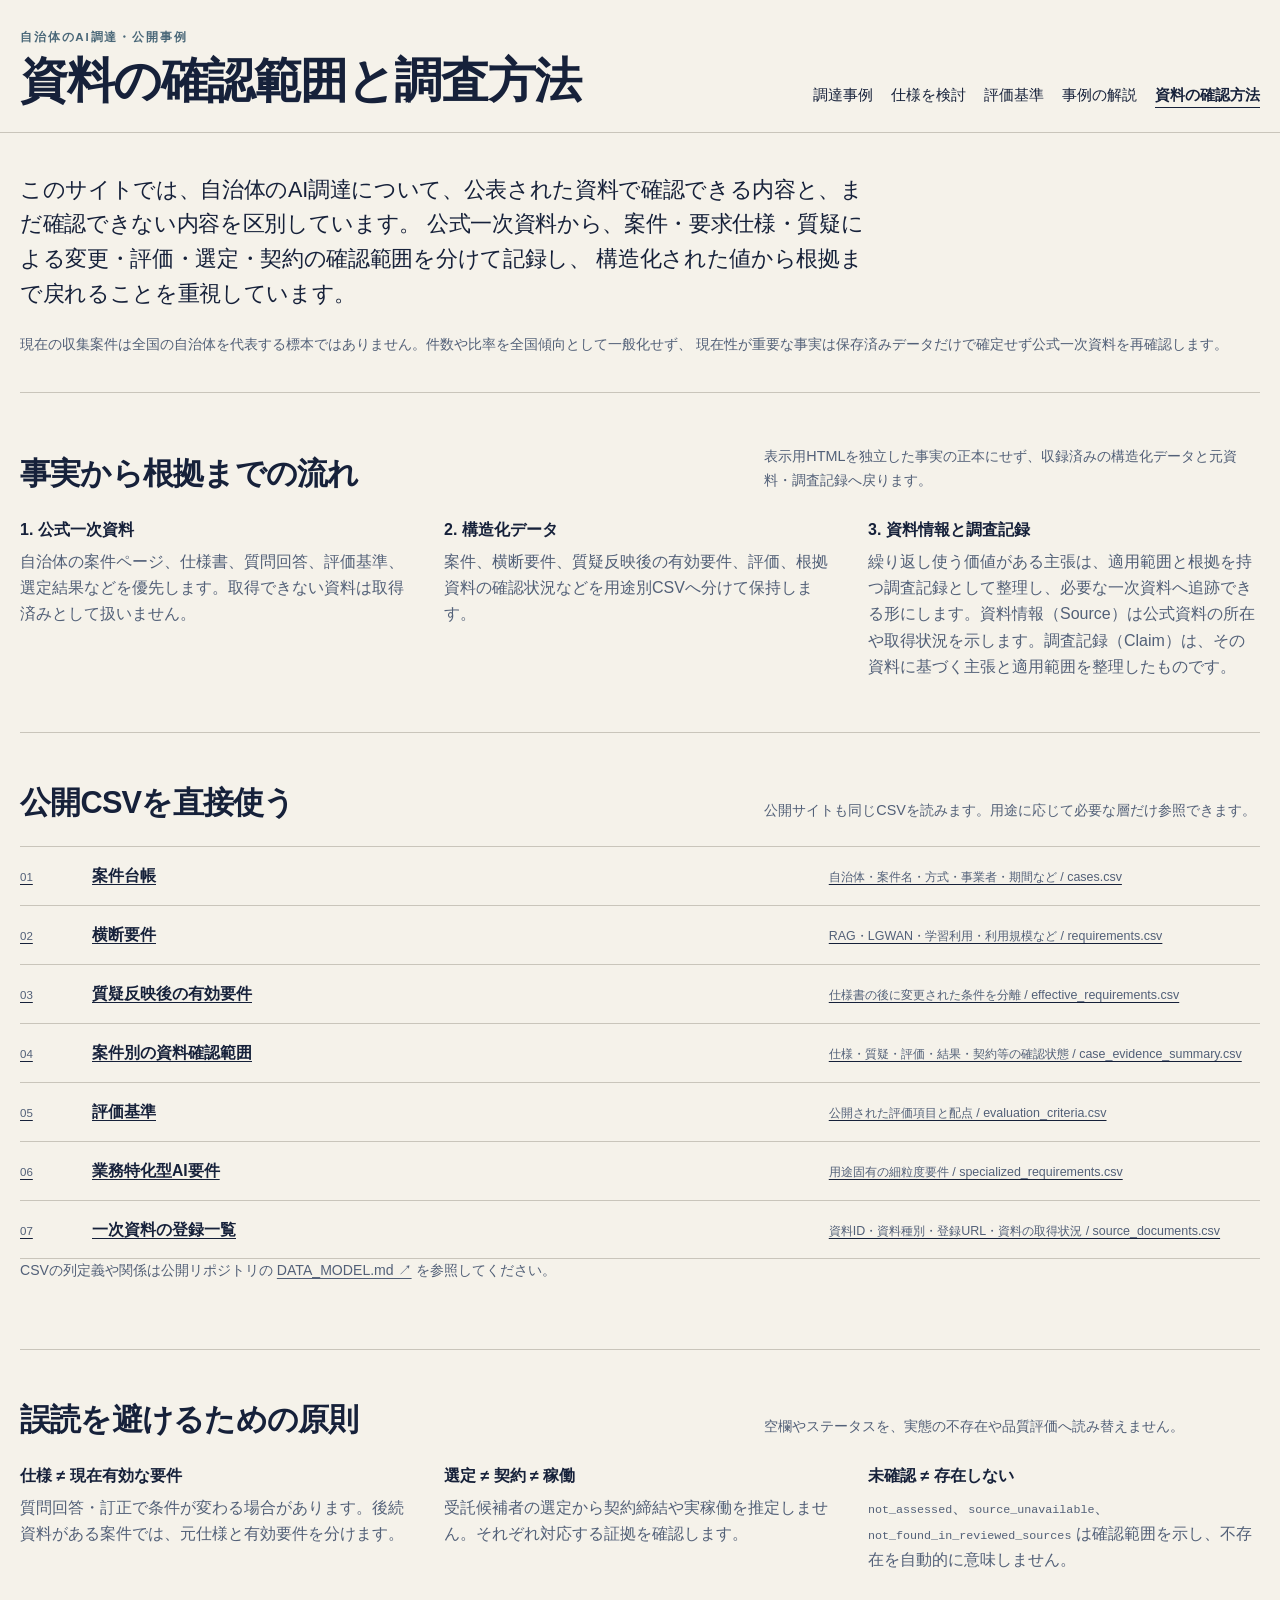
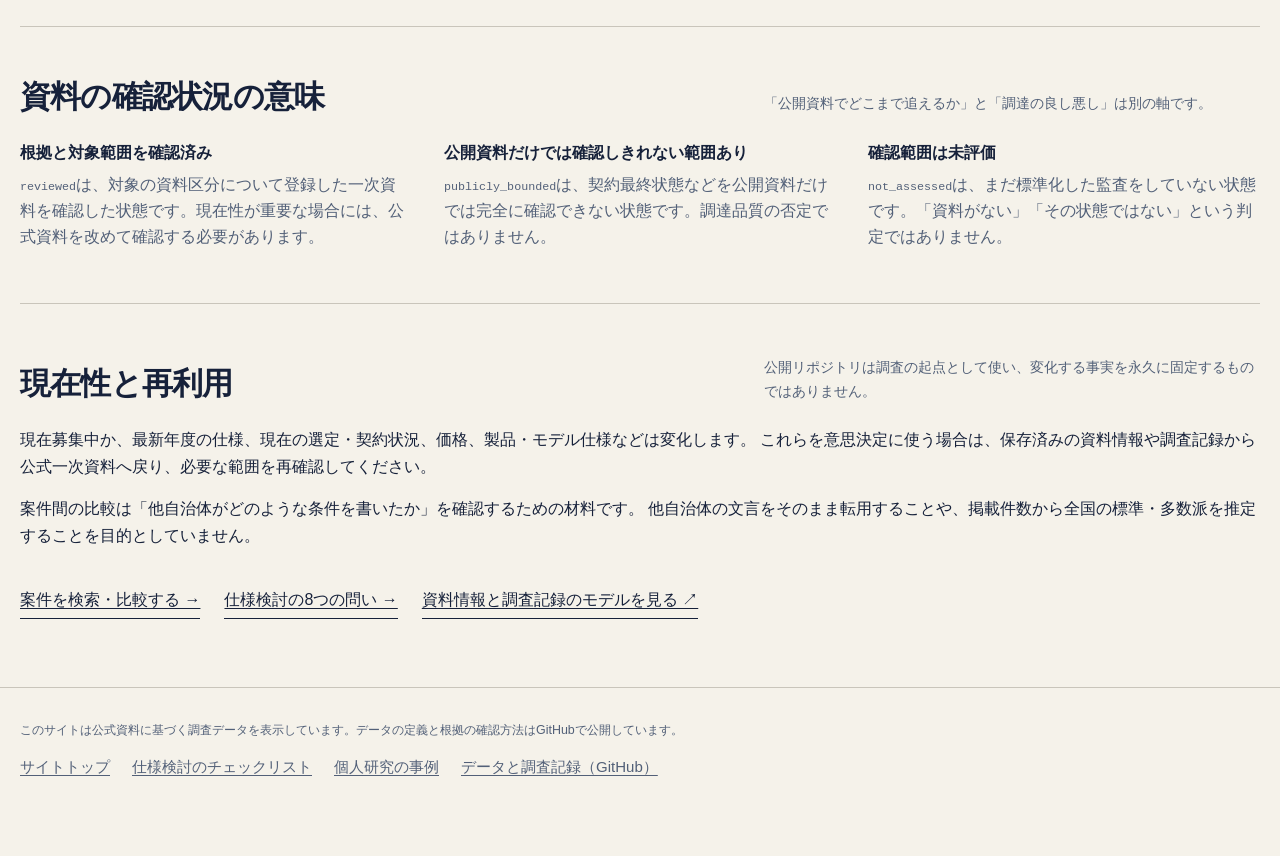
<file: methodology.html>
<!doctype html>
<html lang="ja">
<head>
  <meta charset="utf-8">
  <meta name="viewport" content="width=device-width, initial-scale=1">
  <meta name="description" content="自治体AI調達データベースの収集範囲、根拠資料の確認方法、情報の更新に関する注意、構造化CSVの使い方を説明します。">
  <meta property="og:title" content="資料の確認範囲と調査方法 | Public Sector AI Procurement Japan">
  <meta property="og:description" content="公式一次資料から構造化データ、根拠の対応関係、調査記録へつなぐ方法と、公開CSVの利用方法。">
  <meta property="og:type" content="website">
  <meta property="og:site_name" content="Public Sector AI Procurement Japan">
  <meta property="og:url" content="https://josh-temple.github.io/public-sector-ai-procurement-japan/methodology.html">
  <meta name="twitter:card" content="summary">
  <link rel="canonical" href="https://josh-temple.github.io/public-sector-ai-procurement-japan/methodology.html">
  <title>資料の確認範囲と調査方法 | Public Sector AI Procurement Japan</title>
  <link rel="stylesheet" href="./assets/site.css">
</head>
<body>
  <a class="skip-link" href="#main">本文へ移動</a>
  <header class="site-header">
    <div class="shell header-inner">
      <div>
        <p class="eyebrow">自治体のAI調達・公開事例</p>
        <h1>資料の確認範囲と調査方法</h1>
      </div>
      <nav class="site-nav" aria-label="主要ページ">
          <a href="./index.html#search-heading">調達事例</a>
          <a href="./drafting.html">仕様を検討</a>
          <a href="./evaluation.html">評価基準</a>
          <a href="./insights.html">事例の解説</a>
          <a href="./methodology.html" aria-current="page">資料の確認方法</a>
        </nav>
    </div>
  </header>

  <main id="main">
    <section class="hero shell">
      <p class="hero-copy">
        このサイトでは、自治体のAI調達について、公表された資料で確認できる内容と、まだ確認できない内容を区別しています。
        公式一次資料から、案件・要求仕様・質疑による変更・評価・選定・契約の確認範囲を分けて記録し、
        構造化された値から根拠まで戻れることを重視しています。
      </p>
      <p class="scope-note">
        現在の収集案件は全国の自治体を代表する標本ではありません。件数や比率を全国傾向として一般化せず、
        現在性が重要な事実は保存済みデータだけで確定せず公式一次資料を再確認します。
      </p>
    </section>

    <section class="reading shell" aria-labelledby="flow-heading">
      <div class="section-heading split-heading">
        <div><h2 id="flow-heading">事実から根拠までの流れ</h2></div>
        <p class="section-lead">表示用HTMLを独立した事実の正本にせず、収録済みの構造化データと元資料・調査記録へ戻ります。</p>
      </div>
      <div class="reading-grid">
        <div><h3>1. 公式一次資料</h3><p>自治体の案件ページ、仕様書、質問回答、評価基準、選定結果などを優先します。取得できない資料は取得済みとして扱いません。</p></div>
        <div><h3>2. 構造化データ</h3><p>案件、横断要件、質疑反映後の有効要件、評価、根拠資料の確認状況などを用途別CSVへ分けて保持します。</p></div>
        <div><h3>3. 資料情報と調査記録</h3><p>繰り返し使う価値がある主張は、適用範囲と根拠を持つ調査記録として整理し、必要な一次資料へ追跡できる形にします。資料情報（Source）は公式資料の所在や取得状況を示します。調査記録（Claim）は、その資料に基づく主張と適用範囲を整理したものです。</p></div>
      </div>
    </section>

    <section class="themes shell" aria-labelledby="data-heading">
      <div class="section-heading split-heading">
        <div><h2 id="data-heading">公開CSVを直接使う</h2></div>
        <p class="section-lead">公開サイトも同じCSVを読みます。用途に応じて必要な層だけ参照できます。</p>
      </div>
      <div class="theme-links">
        <a class="theme-link" href="./data/cases.csv"><span>01</span><strong>案件台帳</strong><small>自治体・案件名・方式・事業者・期間など / cases.csv</small></a>
        <a class="theme-link" href="./data/requirements.csv"><span>02</span><strong>横断要件</strong><small>RAG・LGWAN・学習利用・利用規模など / requirements.csv</small></a>
        <a class="theme-link" href="./data/effective_requirements.csv"><span>03</span><strong>質疑反映後の有効要件</strong><small>仕様書の後に変更された条件を分離 / effective_requirements.csv</small></a>
        <a class="theme-link" href="./data/case_evidence_summary.csv"><span>04</span><strong>案件別の資料確認範囲</strong><small>仕様・質疑・評価・結果・契約等の確認状態 / case_evidence_summary.csv</small></a>
        <a class="theme-link" href="./data/evaluation_criteria.csv"><span>05</span><strong>評価基準</strong><small>公開された評価項目と配点 / evaluation_criteria.csv</small></a>
        <a class="theme-link" href="./data/specialized_requirements.csv"><span>06</span><strong>業務特化型AI要件</strong><small>用途固有の細粒度要件 / specialized_requirements.csv</small></a>
        <a class="theme-link" href="./data/source_documents.csv"><span>07</span><strong>一次資料の登録一覧</strong><small>資料ID・資料種別・登録URL・資料の取得状況 / source_documents.csv</small></a>
      </div>
      <p class="scope-note">CSVの列定義や関係は公開リポジトリの <a href="https://github.com/Josh-Temple/public-sector-ai-procurement-japan/blob/main/docs/DATA_MODEL.md">DATA_MODEL.md ↗</a> を参照してください。</p>
    </section>

    <section class="reading shell" aria-labelledby="read-heading">
      <div class="section-heading split-heading">
        <div><h2 id="read-heading">誤読を避けるための原則</h2></div>
        <p class="section-lead">空欄やステータスを、実態の不存在や品質評価へ読み替えません。</p>
      </div>
      <div class="reading-grid">
        <div><h3>仕様 ≠ 現在有効な要件</h3><p>質問回答・訂正で条件が変わる場合があります。後続資料がある案件では、元仕様と有効要件を分けます。</p></div>
        <div><h3>選定 ≠ 契約 ≠ 稼働</h3><p>受託候補者の選定から契約締結や実稼働を推定しません。それぞれ対応する証拠を確認します。</p></div>
        <div><h3>未確認 ≠ 存在しない</h3><p><code>not_assessed</code>、<code>source_unavailable</code>、<code>not_found_in_reviewed_sources</code> は確認範囲を示し、不存在を自動的に意味しません。</p></div>
      </div>
    </section>

    <section class="reading shell" aria-labelledby="evidence-heading">
      <div class="section-heading split-heading">
        <div><h2 id="evidence-heading">資料の確認状況の意味</h2></div>
        <p class="section-lead">「公開資料でどこまで追えるか」と「調達の良し悪し」は別の軸です。</p>
      </div>
      <div class="reading-grid">
        <div><h3>根拠と対象範囲を確認済み</h3><p><code>reviewed</code>は、対象の資料区分について登録した一次資料を確認した状態です。現在性が重要な場合には、公式資料を改めて確認する必要があります。</p></div>
        <div><h3>公開資料だけでは確認しきれない範囲あり</h3><p><code>publicly_bounded</code>は、契約最終状態などを公開資料だけでは完全に確認できない状態です。調達品質の否定ではありません。</p></div>
        <div><h3>確認範囲は未評価</h3><p><code>not_assessed</code>は、まだ標準化した監査をしていない状態です。「資料がない」「その状態ではない」という判定ではありません。</p></div>
      </div>
    </section>

    <section class="reading shell" aria-labelledby="freshness-heading">
      <div class="section-heading split-heading">
        <div><h2 id="freshness-heading">現在性と再利用</h2></div>
        <p class="section-lead">公開リポジトリは調査の起点として使い、変化する事実を永久に固定するものではありません。</p>
      </div>
      <p>
        現在募集中か、最新年度の仕様、現在の選定・契約状況、価格、製品・モデル仕様などは変化します。
        これらを意思決定に使う場合は、保存済みの資料情報や調査記録から公式一次資料へ戻り、必要な範囲を再確認してください。
      </p>
      <p>
        案件間の比較は「他自治体がどのような条件を書いたか」を確認するための材料です。
        他自治体の文言をそのまま転用することや、掲載件数から全国の標準・多数派を推定することを目的としていません。
      </p>
      <p class="case-dialog-actions">
        <a class="text-button" href="./index.html">案件を検索・比較する →</a>
        <a class="text-button" href="./checklist.html">仕様検討の8つの問い →</a>
        <a class="text-button" href="https://github.com/Josh-Temple/public-sector-ai-procurement-japan/blob/main/docs/KNOWLEDGE_MODEL.md">資料情報と調査記録のモデルを見る ↗</a>
      </p>
    </section>
  </main>

  <footer class="site-footer"><div class="shell"><p>このサイトは公式資料に基づく調査データを表示しています。データの定義と根拠の確認方法はGitHubで公開しています。</p></div><nav class="site-footer-links shell" aria-label="関連ページ">
  <a href="./index.html">サイトトップ</a>
  <a href="./checklist.html">仕様検討のチェックリスト</a>
  <a href="./case-study.html">個人研究の事例</a>
  <a href="https://github.com/Josh-Temple/public-sector-ai-procurement-japan">データと調査記録（GitHub）</a>
</nav>
</footer>
</body>
</html>
</file>
<file: assets/site.css>
:root {
  --paper: #f5f2ea;
  --ink: #16213a;
  --muted: #526078;
  --line: #c9c5bb;
  --accent: #496778;
  --soft: #e6e2d8;
  --warn: #7a6049;
  --max: 1240px;
  color-scheme: light;
}
* { box-sizing: border-box; }
html { scroll-behavior: smooth; }
body {
  margin: 0;
  background: var(--paper);
  color: var(--ink);
  font-family: Inter, "Noto Sans JP", "Hiragino Kaku Gothic ProN", "Yu Gothic", sans-serif;
  line-height: 1.65;
}
a { color: inherit; text-underline-offset: 0.18em; }
button, input, select { font: inherit; }
button, select, input { color: var(--ink); }
.shell { width: min(calc(100% - 40px), var(--max)); margin-inline: auto; }
.skip-link { position: absolute; left: -9999px; top: 8px; background: var(--ink); color: white; padding: 8px 12px; z-index: 10; }
.skip-link:focus { left: 8px; }
.site-header { border-bottom: 1px solid var(--line); }
.header-inner { display: flex; justify-content: space-between; gap: 28px; align-items: end; padding: 28px 0 24px; }
h1, h2, h3, p { margin-top: 0; }
h1 { margin-bottom: 0; font-size: clamp(1.65rem, 4vw, 3rem); line-height: 1.12; letter-spacing: -0.03em; }
h2 { margin-bottom: 0; font-size: clamp(1.35rem, 2.4vw, 2rem); line-height: 1.2; letter-spacing: -0.025em; }
h3 { margin-bottom: 0.35rem; font-size: 1rem; }
.eyebrow { margin-bottom: 0.45rem; color: var(--accent); font-size: 0.72rem; letter-spacing: 0.16em; font-weight: 700; }
.repo-link { white-space: nowrap; font-size: 0.88rem; }
.site-nav { display: flex; flex-wrap: wrap; justify-content: flex-end; gap: 8px 18px; align-items: center; font-size: .91rem; }
.site-nav a { white-space: nowrap; text-decoration: none; }
.site-nav a:hover { text-decoration: underline; text-underline-offset: .2em; }
.site-nav a[aria-current="page"] { font-weight: 700; border-bottom: 1px solid currentColor; }
.hero { padding: 40px 0 22px; }
.hero-copy { max-width: 850px; font-size: clamp(1.05rem, 1.8vw, 1.35rem); line-height: 1.6; letter-spacing: -0.015em; }
.metrics { display: grid; grid-template-columns: repeat(4, minmax(0, 1fr)); gap: 0; margin: 48px 0 20px; border-top: 1px solid var(--line); border-bottom: 1px solid var(--line); }
.metrics div { padding: 18px 20px 20px 0; border-right: 1px solid var(--line); }
.metrics div + div { padding-left: 20px; }
.metrics div:last-child { border-right: 0; }
.metrics dt { font-size: 0.75rem; color: var(--muted); }
.metrics dd { margin: 4px 0 0; font-size: clamp(1.65rem, 3vw, 2.5rem); font-variant-numeric: tabular-nums; }
.scope-note, .result-count { color: var(--muted); font-size: 0.88rem; }
.insights, .highlights, .themes, .requirement-explorer, .controls, .compare, .results, .reading { padding: 52px 0; border-top: 1px solid var(--line); }
.split-heading { display: grid; grid-template-columns: minmax(0, 1fr) minmax(260px, .7fr); gap: 36px; align-items: end; }
.section-lead { margin-bottom: 0; color: var(--muted); font-size: .9rem; max-width: 520px; }
.insight-grid { display: grid; grid-template-columns: repeat(4, minmax(0, 1fr)); border-top: 1px solid var(--line); border-bottom: 1px solid var(--line); }
.insight { padding: 24px 22px 24px 0; border-right: 1px solid var(--line); }
.insight + .insight { padding-left: 22px; }
.insight:last-child { border-right: 0; }
.insight-number { margin-bottom: 16px; font-size: clamp(2rem, 4vw, 3.7rem); line-height: 1; font-variant-numeric: tabular-nums; letter-spacing: -.04em; }
.insight-number small { font-size: .8rem; color: var(--muted); letter-spacing: 0; }
.insight h3 { font-size: .94rem; }
.insight p:not(.insight-number) { color: var(--muted); font-size: .8rem; min-height: 4em; }
.inline-action { border: 0; border-bottom: 1px solid currentColor; padding: 0 0 2px; background: transparent; color: var(--accent); cursor: pointer; font-size: .76rem; }
.highlight-list { border-top: 1px solid var(--line); }
.highlight-item { display: grid; grid-template-columns: 54px minmax(0, 1.35fr) minmax(220px, .65fr); gap: 18px; padding: 20px 0; border-bottom: 1px solid var(--line); align-items: start; }
.highlight-index { color: var(--muted); font-size: .72rem; padding-top: 3px; }
.highlight-copy h3 { margin-bottom: 6px; font-size: 1rem; line-height: 1.45; }
.highlight-copy p { margin-bottom: 0; color: var(--muted); font-size: .82rem; }
.highlight-links { display: grid; justify-items: start; gap: 6px; }
.highlight-links a, .highlight-links button { border: 0; border-bottom: 1px solid currentColor; padding: 0 0 2px; background: transparent; color: var(--accent); cursor: pointer; font: inherit; font-size: .76rem; text-align: left; }
.theme-links { border-top: 1px solid var(--line); }
.theme-link { width: 100%; display: grid; grid-template-columns: 54px minmax(0, 1fr) minmax(180px, .6fr); gap: 18px; align-items: baseline; text-align: left; padding: 16px 0; border: 0; border-bottom: 1px solid var(--line); background: transparent; color: inherit; cursor: pointer; }
.theme-link span { color: var(--muted); font-size: .72rem; }
.theme-link strong { font-size: .98rem; }
.theme-link small { color: var(--muted); font-size: .78rem; }
.theme-link:hover strong, .theme-link:focus-visible strong { text-decoration: underline; text-underline-offset: .18em; }
.requirement-toolbar { display: flex; flex-wrap: wrap; gap: 12px 18px; align-items: end; margin: 26px 0 14px; }
.requirement-toolbar label { display: grid; flex: 1 1 210px; gap: 6px; width: auto; max-width: 360px; }
.requirement-toolbar label span { color: var(--muted); font-size: .72rem; }
.requirement-qa-link { margin-left: auto; align-self: end; }
.requirement-table { min-width: 1380px; }
.requirement-table td:nth-child(1) { min-width: 210px; }
.requirement-table td:nth-child(2) { min-width: 190px; }
.requirement-table td:nth-child(3), .requirement-table td:nth-child(4) { min-width: 260px; }
.requirement-table td:nth-child(6) { min-width: 150px; }
.requirement-table td:nth-child(7) { min-width: 300px; }
.requirement-table p { margin: 0; }
.cell-detail, .source-date { display: block; margin-top: 5px; color: var(--muted); font-size: .7rem; line-height: 1.5; }
.requirement-source-links { display: grid; gap: 4px; justify-items: start; }
.requirement-source-links .inline-source { margin-left: 0; }
.effective-values { display: grid; gap: 5px; }
.effective-values p { margin: 0; color: var(--muted); font-size: .8rem; }
.effective-values b { color: var(--ink); font-size: .72rem; margin-right: .35rem; }
.effective-values small { color: var(--muted); font-size: .72rem; line-height: 1.5; }
.requirement-detail-row { grid-template-columns: minmax(160px, .55fr) minmax(0, 1.8fr) auto; }

.section-heading { margin-bottom: 24px; }
.inline-heading { display: flex; align-items: end; justify-content: space-between; gap: 24px; }
.filter-grid { display: grid; grid-template-columns: 2fr repeat(4, 1fr) auto auto; gap: 12px; align-items: end; }
.filter-grid label { display: grid; gap: 6px; }
.filter-grid label span { font-size: 0.72rem; color: var(--muted); }
input, select {
  min-height: 44px;
  width: 100%;
  border: 1px solid var(--muted);
  border-radius: 0;
  background: transparent;
  padding: 8px 10px;
}
input:focus, select:focus, button:focus-visible, a:focus-visible { outline: 2px solid var(--accent); outline-offset: 2px; }
.text-button {
  border: 0;
  border-bottom: 1px solid currentColor;
  padding: 8px 0 5px;
  background: transparent;
  cursor: pointer;
  white-space: nowrap;
}
.result-count { margin: 16px 0 0; }
.table-wrap { width: 100%; overflow-x: auto; border-top: 1px solid var(--line); }
table { width: 100%; border-collapse: collapse; font-size: 0.86rem; }
.case-table { min-width: 1100px; }
th { text-align: left; color: var(--muted); font-size: 0.7rem; font-weight: 600; letter-spacing: 0.04em; }
th, td { padding: 13px 12px; border-bottom: 1px solid var(--line); vertical-align: top; }
th:first-child, td:first-child { padding-left: 0; }
th:last-child, td:last-child { padding-right: 0; }
.case-title-button { display: block; max-width: 410px; padding: 0; border: 0; background: transparent; color: inherit; font: inherit; font-weight: 650; text-align: left; cursor: pointer; line-height: 1.5; text-decoration: none; }
.case-title-button:hover { text-decoration: underline; text-underline-offset: .18em; }
.case-sub { display: block; margin-top: 2px; color: var(--muted); font-size: 0.75rem; }
.badge { display: inline-block; padding: 1px 7px; border: 1px solid var(--line); font-size: 0.72rem; white-space: nowrap; }
.badge.boundary { border-color: var(--warn); color: var(--warn); }
.badge.reviewed { border-color: var(--accent); color: var(--accent); }
.compare-check { width: 17px; height: 17px; accent-color: var(--ink); }
.source-actions { display: grid; gap: 4px; justify-items: start; }
.source-link { white-space: nowrap; }
.evidence-button {
  border: 0;
  border-bottom: 1px solid currentColor;
  padding: 0;
  background: transparent;
  color: var(--accent);
  cursor: pointer;
  font-size: 0.78rem;
  white-space: nowrap;
}
.case-dialog,
.evidence-dialog {
  width: min(calc(100% - 28px), 820px);
  max-height: min(86vh, 900px);
  padding: 0;
  border: 1px solid var(--line);
  border-radius: 0;
  background: var(--paper);
  color: var(--ink);
}
.case-dialog::backdrop,
.evidence-dialog::backdrop { background: rgba(22, 33, 58, 0.34); }
.dialog-shell { padding: 28px; }
.case-dialog { width: min(calc(100% - 28px), 960px); max-height: min(90vh, 980px); }
.case-dialog-shell { padding-bottom: 36px; }
.case-purpose { max-width: 780px; margin: 10px 0 24px; color: var(--muted); }
.case-facts { display: grid; grid-template-columns: repeat(4, minmax(0, 1fr)); margin: 0 0 30px; border-top: 1px solid var(--line); border-bottom: 1px solid var(--line); }
.case-facts div { padding: 14px 14px 15px 0; border-right: 1px solid var(--line); }
.case-facts div + div { padding-left: 14px; }
.case-facts div:nth-child(4n) { border-right: 0; }
.case-facts dt { color: var(--muted); font-size: .68rem; }
.case-facts dd { margin: 4px 0 0; font-size: .88rem; overflow-wrap: anywhere; }
.detail-section { margin-top: 30px; }
.case-highlights-section { margin-top: 18px; }
.case-highlight-list { border-top: 1px solid var(--line); }
.case-highlight-item { display: grid; grid-template-columns: 42px minmax(0, 1fr) minmax(150px, auto); gap: 16px; padding: 14px 0; border-bottom: 1px solid var(--line); align-items: start; }
.case-highlight-index { color: var(--muted); font-size: .7rem; padding-top: 3px; }
.case-highlight-copy h4 { margin: 0 0 4px; font-size: .9rem; line-height: 1.45; }
.case-highlight-copy p { margin: 0; color: var(--muted); font-size: .78rem; }
.case-highlight-actions { display: grid; gap: 5px; justify-items: start; }
.case-highlight-actions a, .case-highlight-actions button { border: 0; border-bottom: 1px solid currentColor; padding: 0 0 2px; background: transparent; color: var(--accent); cursor: pointer; font: inherit; font-size: .72rem; text-align: left; }
.detail-section h3 { margin-bottom: 14px; font-size: 1.05rem; }
.requirement-grid { display: grid; grid-template-columns: repeat(3, minmax(0, 1fr)); border-top: 1px solid var(--line); }
.requirement-item { padding: 12px 14px 13px 0; border-bottom: 1px solid var(--line); }
.requirement-item:nth-child(3n+2), .requirement-item:nth-child(3n+3) { padding-left: 14px; }
.requirement-item dt { color: var(--muted); font-size: .68rem; }
.requirement-item dd { margin: 3px 0 0; font-size: .82rem; overflow-wrap: anywhere; }
.detail-list { border-top: 1px solid var(--line); }
.detail-row { display: grid; grid-template-columns: minmax(160px, .7fr) minmax(0, 1.5fr) auto; gap: 18px; padding: 11px 0; border-bottom: 1px solid var(--line); align-items: start; }
.detail-row strong { font-size: .8rem; }
.detail-row p { margin: 0; font-size: .8rem; color: var(--muted); }
.detail-row .points { white-space: nowrap; font-variant-numeric: tabular-nums; font-size: .78rem; }
.inline-source { display: inline-block; margin-left: .45rem; color: var(--accent); font-size: .72rem; white-space: nowrap; }
.detail-list-controls { display: flex; justify-content: space-between; gap: 18px; align-items: center; padding: 13px 0; border-bottom: 1px solid var(--line); }
.detail-count { color: var(--muted); font-size: .76rem; }
.detail-toggle { border: 0; border-bottom: 1px solid currentColor; padding: 0 0 2px; background: transparent; color: var(--accent); cursor: pointer; font-size: .76rem; }
.empty-detail { margin: 0; padding: 13px 0; border-bottom: 1px solid var(--line); color: var(--muted); font-size: .8rem; }
.case-dialog-actions { display: flex; gap: 24px; flex-wrap: wrap; margin-top: 30px; }
.dialog-head { display: flex; justify-content: space-between; gap: 24px; align-items: start; padding-bottom: 18px; border-bottom: 1px solid var(--line); }
.dialog-close { border: 0; background: transparent; font-size: 1.8rem; line-height: 1; cursor: pointer; padding: 0 4px; }
.dialog-case { margin: 20px 0 6px; font-weight: 650; }
.dialog-summary { color: var(--muted); font-size: 0.84rem; margin-bottom: 20px; }
.evidence-list { border-top: 1px solid var(--line); }
.evidence-item { display: grid; grid-template-columns: minmax(130px, .8fr) minmax(0, 1.5fr); gap: 18px; padding: 13px 0; border-bottom: 1px solid var(--line); }
.evidence-role { font-weight: 650; font-size: 0.84rem; }
.evidence-state { display: block; color: var(--muted); font-size: 0.74rem; margin-top: 2px; }
.evidence-source { font-size: 0.82rem; overflow-wrap: anywhere; }
.evidence-source small { display: block; color: var(--muted); margin-top: 2px; }
.dialog-note { margin: 18px 0 0; color: var(--muted); font-size: 0.8rem; white-space: pre-line; }
.compare .table-wrap { background: rgba(255,255,255,0.15); }
#compare-table { min-width: 760px; }
#compare-table th:first-child { width: 180px; }
#compare-table td { max-width: 320px; }
.reading-grid { display: grid; grid-template-columns: repeat(3, 1fr); gap: 32px; }
.reading-grid p { margin-bottom: 0; color: var(--muted); }
code { font-size: 0.9em; }
.site-footer { padding: 32px 0 48px; border-top: 1px solid var(--line); color: var(--muted); font-size: 0.78rem; }
.site-footer p { margin-bottom: 0; }
.loading, .error { padding: 32px 0; color: var(--muted); }

.drafting-decision-grid { display: grid; grid-template-columns: repeat(3, minmax(0, 1fr)); gap: 0; border-top: 1px solid var(--line); border-bottom: 1px solid var(--line); margin-bottom: 28px; }
.drafting-decision-grid > div { padding: 20px 22px 20px 0; border-right: 1px solid var(--line); }
.drafting-decision-grid > div + div { padding-left: 22px; }
.drafting-decision-grid > div:last-child { border-right: 0; }
.drafting-decision-grid p, .drafting-decision-grid li { color: var(--muted); font-size: .82rem; line-height: 1.65; }
.drafting-decision-grid ul { margin: 8px 0 0; padding-left: 1.25rem; }
.drafting-subheading { margin: 0 0 12px; font-size: .82rem; color: var(--muted); letter-spacing: .03em; }
.drafting-evidence-list { border-top: 1px solid var(--line); }
.drafting-evidence { display: grid; grid-template-columns: minmax(120px, .45fr) minmax(0, 1.45fr) minmax(180px, .75fr); gap: 10px 18px; padding: 17px 0; border-bottom: 1px solid var(--line); align-items: start; }
.drafting-evidence h3 { margin: 0; font-size: .9rem; line-height: 1.55; overflow-wrap: anywhere; }
.drafting-evidence p { margin: 0; }
.drafting-evidence-case { color: var(--ink); font-weight: 650; font-size: .78rem; }
.drafting-evidence-meta, .drafting-evidence-change, .drafting-evidence-boundary { color: var(--muted); font-size: .74rem; line-height: 1.55; grid-column: 2; }
.drafting-evidence-change { color: var(--accent); }
.drafting-evidence-boundary { font-size: .7rem; }
.drafting-evidence-links { grid-column: 3; grid-row: 1 / span 5; display: grid; align-content: start; justify-items: start; gap: 6px; }
.drafting-evidence-links a { border-bottom: 1px solid currentColor; color: var(--accent); font-size: .72rem; text-decoration: none; }
.role-guide { max-width: 850px; margin-bottom: 24px; }
.role-guide p { margin: 0; padding: 10px 0; border-bottom: 1px solid var(--line); font-size: .85rem; }
.citizen-branch { background: rgba(255,255,255,.12); }

@media (max-width: 900px) {
  .filter-grid { grid-template-columns: repeat(2, minmax(0,1fr)); }
  .filter-grid .wide { grid-column: 1 / -1; }
  .metrics { grid-template-columns: repeat(2, 1fr); }
  .metrics div:nth-child(2) { border-right: 0; }
  .metrics div:nth-child(-n+2) { border-bottom: 1px solid var(--line); }
  .reading-grid { grid-template-columns: 1fr; gap: 18px; }
  .drafting-decision-grid { grid-template-columns: 1fr; }
  .drafting-decision-grid > div, .drafting-decision-grid > div + div { padding: 16px 0; border-right: 0; border-bottom: 1px solid var(--line); }
  .drafting-decision-grid > div:last-child { border-bottom: 0; }
  .insight-grid { grid-template-columns: repeat(2, minmax(0, 1fr)); }
  .insight:nth-child(2) { border-right: 0; }
  .insight:nth-child(-n+2) { border-bottom: 1px solid var(--line); }
  .split-heading { grid-template-columns: 1fr; gap: 12px; }
  .case-facts { grid-template-columns: repeat(2, minmax(0, 1fr)); }
  .case-facts div:nth-child(2n) { border-right: 0; }
  .requirement-grid { grid-template-columns: repeat(2, minmax(0, 1fr)); }
  .requirement-item:nth-child(3n+2), .requirement-item:nth-child(3n+3) { padding-left: 0; }
  .requirement-item:nth-child(2n) { padding-left: 14px; }
}
@media (max-width: 620px) {
  .shell { width: min(calc(100% - 28px), var(--max)); }
  .header-inner { align-items: start; flex-direction: column; padding-top: 22px; }
  .repo-link { white-space: normal; }
  .site-nav { justify-content: flex-start; gap: 8px 14px; }
  .hero { padding: 48px 0 40px; }
  .filter-grid { grid-template-columns: 1fr; }
  .filter-grid .wide { grid-column: auto; }
  .metrics { grid-template-columns: 1fr 1fr; }
  .metrics div { padding: 14px 10px 16px 0; }
  .metrics div + div { padding-left: 10px; }
  .inline-heading { align-items: start; flex-direction: column; }
  .dialog-shell { padding: 20px; }
  .evidence-item { grid-template-columns: 1fr; gap: 6px; }
  .insight-grid { grid-template-columns: 1fr 1fr; }
  .insight { padding: 18px 10px 18px 0; }
  .insight + .insight { padding-left: 10px; }
  .insight p:not(.insight-number) { min-height: 0; }
  .theme-link { grid-template-columns: 32px minmax(0, 1fr); }
  .theme-link small { grid-column: 2; }
  .case-facts, .requirement-grid { grid-template-columns: 1fr; }
  .case-facts div, .case-facts div + div, .requirement-item, .requirement-item:nth-child(2n) { padding-left: 0; border-right: 0; }
  .detail-row { grid-template-columns: 1fr; gap: 4px; }
  .drafting-evidence { grid-template-columns: 1fr; gap: 5px; }
  .drafting-evidence-meta, .drafting-evidence-change, .drafting-evidence-boundary, .drafting-evidence-links { grid-column: 1; grid-row: auto; }
  .detail-list-controls { align-items: flex-start; flex-direction: column; gap: 6px; }
  .case-highlight-item { grid-template-columns: 28px minmax(0, 1fr); gap: 8px; }
  .case-highlight-actions { grid-column: 2; }
  .highlight-item { grid-template-columns: 32px minmax(0, 1fr); }
  .highlight-links { grid-column: 2; }
}


.evaluation-topic-detail { padding-top: 20px; }
.evaluation-case-picker { display: grid; gap: 8px; max-width: 760px; margin: 0 0 24px; color: var(--muted); font-size: .75rem; }
.evaluation-case-picker select { width: 100%; min-height: 44px; padding: 9px 11px; border: 1px solid var(--muted); background: transparent; color: var(--ink); font: inherit; font-size: .85rem; }
.evaluation-evidence-list { border-top: 1px solid var(--line); margin-top: 22px; }
.evaluation-evidence { display: grid; grid-template-columns: 120px minmax(0, 1.5fr) minmax(170px, .65fr); gap: 7px 18px; padding: 18px 0; border-bottom: 1px solid var(--line); align-items: start; }
.evaluation-evidence h3 { grid-column: 2; margin: 0; font-size: .9rem; line-height: 1.55; overflow-wrap: anywhere; }
.evaluation-role { grid-column: 1; grid-row: 1 / span 4; margin: 0; font-size: .72rem; font-weight: 700; letter-spacing: .04em; }
.evaluation-case, .evaluation-score, .evaluation-boundary, .evaluation-change { grid-column: 2; margin: 0; font-size: .75rem; line-height: 1.55; }
.evaluation-case { color: var(--ink); font-weight: 650; }
.evaluation-score, .evaluation-boundary { color: var(--muted); }
.evaluation-change { color: var(--accent); }
.evaluation-evidence-links { grid-column: 3; grid-row: 1 / span 5; display: grid; align-content: start; justify-items: start; gap: 6px; }
.evaluation-evidence-links a { display: inline-flex; align-items: center; min-height: 44px; padding: 4px 0; color: var(--accent); border-bottom: 1px solid currentColor; text-decoration: none; font-size: .72rem; }
.evaluation-case-header { padding: 20px 0 26px; border-bottom: 1px solid var(--line); }
.evaluation-case-header h3 { margin: 0 0 8px; }
/* Unknown recorded selection codes must wrap without widening a 320px page. */
.evaluation-case-header .evaluation-score { overflow-wrap: anywhere; min-width: 0; }
.evaluation-export-actions #evaluation-memo-download {
  max-width: 100%; min-width: 0; white-space: normal; overflow-wrap: anywhere; text-align: left;
}
.evaluation-selection-raw, .evaluation-selection-raw p, .evaluation-selection-raw summary {
  max-width: 100%; min-width: 0; overflow-wrap: anywhere;
}
.evaluation-case-block .evaluation-stage-rows, .evaluation-case-block .evaluation-result-list { overflow-wrap: anywhere; min-width: 0; }
.evaluation-case-block { padding: 24px 0; border-bottom: 1px solid var(--line); }
.evaluation-case-block h3 { margin: 0 0 12px; }
.evaluation-stage { border-top: 1px solid var(--line); }
.evaluation-stage:last-child { border-bottom: 1px solid var(--line); }
.evaluation-stage summary { cursor: pointer; padding: 13px 0; font-size: .82rem; font-weight: 650; }
.evaluation-stage-rows { padding: 0 0 12px; }
.evaluation-stage-rows p, .evaluation-result-list p { margin: 0; padding: 7px 0; color: var(--muted); font-size: .76rem; line-height: 1.55; }
.theme-link.is-active { border-left: 3px solid var(--accent); padding-left: 14px; }
.evaluation-case-source-links { margin-top: 10px; }
.evaluation-case-source-links a { min-height: 44px; display: inline-flex; align-items: center; }
.evaluation-stage-relations { margin: 14px 0 0; padding: 12px 0 2px; border-top: 1px dashed var(--line); }
.evaluation-stage-relations .evaluation-role { margin-bottom: 6px; }

@media (max-width: 620px) {
  .evaluation-evidence { grid-template-columns: 1fr; gap: 5px; }
  .evaluation-role, .evaluation-evidence h3, .evaluation-case, .evaluation-score, .evaluation-boundary, .evaluation-change, .evaluation-evidence-links { grid-column: 1; grid-row: auto; }
}

/* Main tasks are shown before research/management summaries. */
.hero-title { max-width: 980px; font-size: clamp(1.65rem, 3.1vw, 2.7rem); line-height: 1.35; margin-bottom: 18px; }
.primary-actions { display: grid; grid-template-columns: repeat(3, minmax(0, 1fr)); gap: 0; border-top: 1px solid var(--line); border-bottom: 1px solid var(--line); margin: 28px 0 18px; }
.primary-actions a { display: flex; flex-direction: column; gap: 6px; min-width: 0; padding: 20px 18px; text-decoration: none; border-right: 1px solid var(--line); }
.primary-actions a:first-child { padding-left: 0; }
.primary-actions a:last-child { border-right: 0; }
.primary-actions a:hover strong, .primary-actions a:focus-visible strong { text-decoration: underline; }
.primary-actions strong { font-size: 1.02rem; }
.primary-actions span { color: var(--muted); font-size: .9rem; }
.site-overview { padding: 48px 0 70px; border-top: 1px solid var(--line); }
.site-overview .metrics { margin-top: 20px; }
.site-footer-links { display: flex; flex-wrap: wrap; gap: 10px 22px; padding: 14px 0 28px; font-size: .94rem; }
.site-footer-links a[aria-current="page"] { font-weight: 700; text-decoration-thickness: 2px; }
.scroll-hint { color: var(--muted); margin: 0 0 8px; font-size: .9rem; }
[id] { scroll-margin-top: 16px; }
@media (prefers-reduced-motion: reduce) { html { scroll-behavior: auto; } }
@media (max-width: 720px) { .primary-actions { grid-template-columns: 1fr; } .primary-actions a, .primary-actions a:first-child { padding: 14px 0; border-right: 0; border-bottom: 1px solid var(--line); } .primary-actions a:last-child { border-bottom: 0; } .site-nav { font-size: .9rem; gap: 6px 14px; } .site-overview .metrics { grid-template-columns: repeat(2, minmax(0, 1fr)); } }
@media (max-width: 390px) {
  .shell { width: min(calc(100% - 28px), var(--max)); }
  .header-inner { padding: 12px 0; gap: 8px; }
  .site-header h1 { font-size: 1.25rem; line-height: 1.3; }
  .site-nav { font-size: .86rem; gap: 4px 12px; }
  .hero { padding: 14px 0 8px; }
  .hero-title { font-size: 1.5rem; margin-bottom: 8px; }
  .hero-copy { font-size: 1rem; line-height: 1.5; margin-bottom: 8px; }
  .primary-actions { margin: 14px 0 10px; }
  .primary-actions a, .primary-actions a:first-child { padding: 9px 0; gap: 2px; }
  .primary-actions span { font-size: .85rem; }
  .site-overview .metrics { grid-template-columns: 1fr; }
  .site-overview .metrics div, .site-overview .metrics div + div { padding: 12px 0; border-right: 0; border-bottom: 1px solid var(--line); }
}

/* Increase primary case action hit areas while keeping source metadata visible. */
.case-title-button, .evidence-button, .source-actions a { min-height: 44px; display: inline-flex; align-items: center; }
.requirement-source-links .source-date { display: block; overflow-wrap: anywhere; margin: 2px 0 7px; }
[hidden] { display: none !important; }


/* At narrow widths, reflow the existing nine-cell case rows; never clone source data or focus targets. */
@media (max-width: 767px) {
  .results .table-wrap { overflow-x: visible; border-top: 0; }
  .results .case-table, .results .case-table tbody { display: block; min-width: 0; width: 100%; }
  .results .case-table thead {
    position: absolute; width: 1px; height: 1px; padding: 0; margin: -1px;
    overflow: hidden; clip: rect(0, 0, 0, 0); white-space: nowrap; border: 0;
  }
  .results .case-table tbody tr {
    display: block; padding: 8px 14px; margin: 0 0 16px;
    border: 1px solid var(--line); overflow-wrap: anywhere;
  }
  .results .case-table tbody td {
    display: grid; grid-template-columns: minmax(0, 98px) minmax(0, 1fr);
    gap: 10px; align-items: start; padding: 10px 0;
    width: 100%; border-bottom: 1px solid var(--line); white-space: normal;
  }
  .results .case-table tbody td::before {
    content: attr(data-label); display: block; color: var(--muted);
    font-size: .74rem; font-weight: 650; letter-spacing: 0;
  }
  .results .case-table tbody td:nth-child(2) { display: block; }
  .results .case-table tbody td:nth-child(2)::before { margin-bottom: 6px; }
  .results .case-table tbody td:last-child { border-bottom: 0; }
  .results .case-table tbody td[colspan] { display: block; }
  .results .case-table tbody td[colspan]::before { content: none; }
  .results .case-table .badge { white-space: normal; overflow-wrap: anywhere; max-width: 100%; }
  .results .case-table .source-link { white-space: normal; }
  .results .case-table .source-actions { min-width: 0; }
  .results .case-table .compare-check { width: 24px; height: 24px; }
}

/* Keep the seven original requirement cells and their focus targets at every width. */
.requirement-explorer .requirement-cell-label { display: none; }
.requirement-explorer .requirement-value { display: block; white-space: pre-wrap; overflow-wrap: anywhere; }
.requirement-explorer .requirement-table td { overflow-wrap: anywhere; }
.requirement-explorer .requirement-source-links .inline-source { white-space: normal; overflow-wrap: anywhere; }
@media (max-width: 767px) {
  .requirement-explorer .table-wrap { overflow-x: visible; border-top: 0; }
  .requirement-explorer .requirement-table,
  .requirement-explorer .requirement-table tbody { display: block; width: 100%; min-width: 0; }
  .requirement-explorer .requirement-table thead {
    position: absolute; width: 1px; height: 1px; margin: -1px; padding: 0;
    overflow: hidden; clip: rect(0, 0, 0, 0); white-space: nowrap; border: 0;
  }
  .requirement-explorer .requirement-table tbody tr {
    display: block; min-width: 0; padding: 8px 14px; margin: 0 0 16px;
    border: 1px solid var(--line); overflow-wrap: anywhere;
  }
  .requirement-explorer .requirement-table tbody td {
    display: block; width: 100%; padding: 10px 0; min-width: 0;
    border-bottom: 1px solid var(--line); white-space: normal;
  }
  .requirement-explorer .requirement-table tbody td:last-child { border-bottom: 0; }
  .requirement-explorer .requirement-cell-label {
    display: block; margin-bottom: 5px; color: var(--muted);
    font-size: .74rem; font-weight: 650;
  }
  .requirement-explorer .requirement-table a { overflow-wrap: anywhere; }
}
</file>
